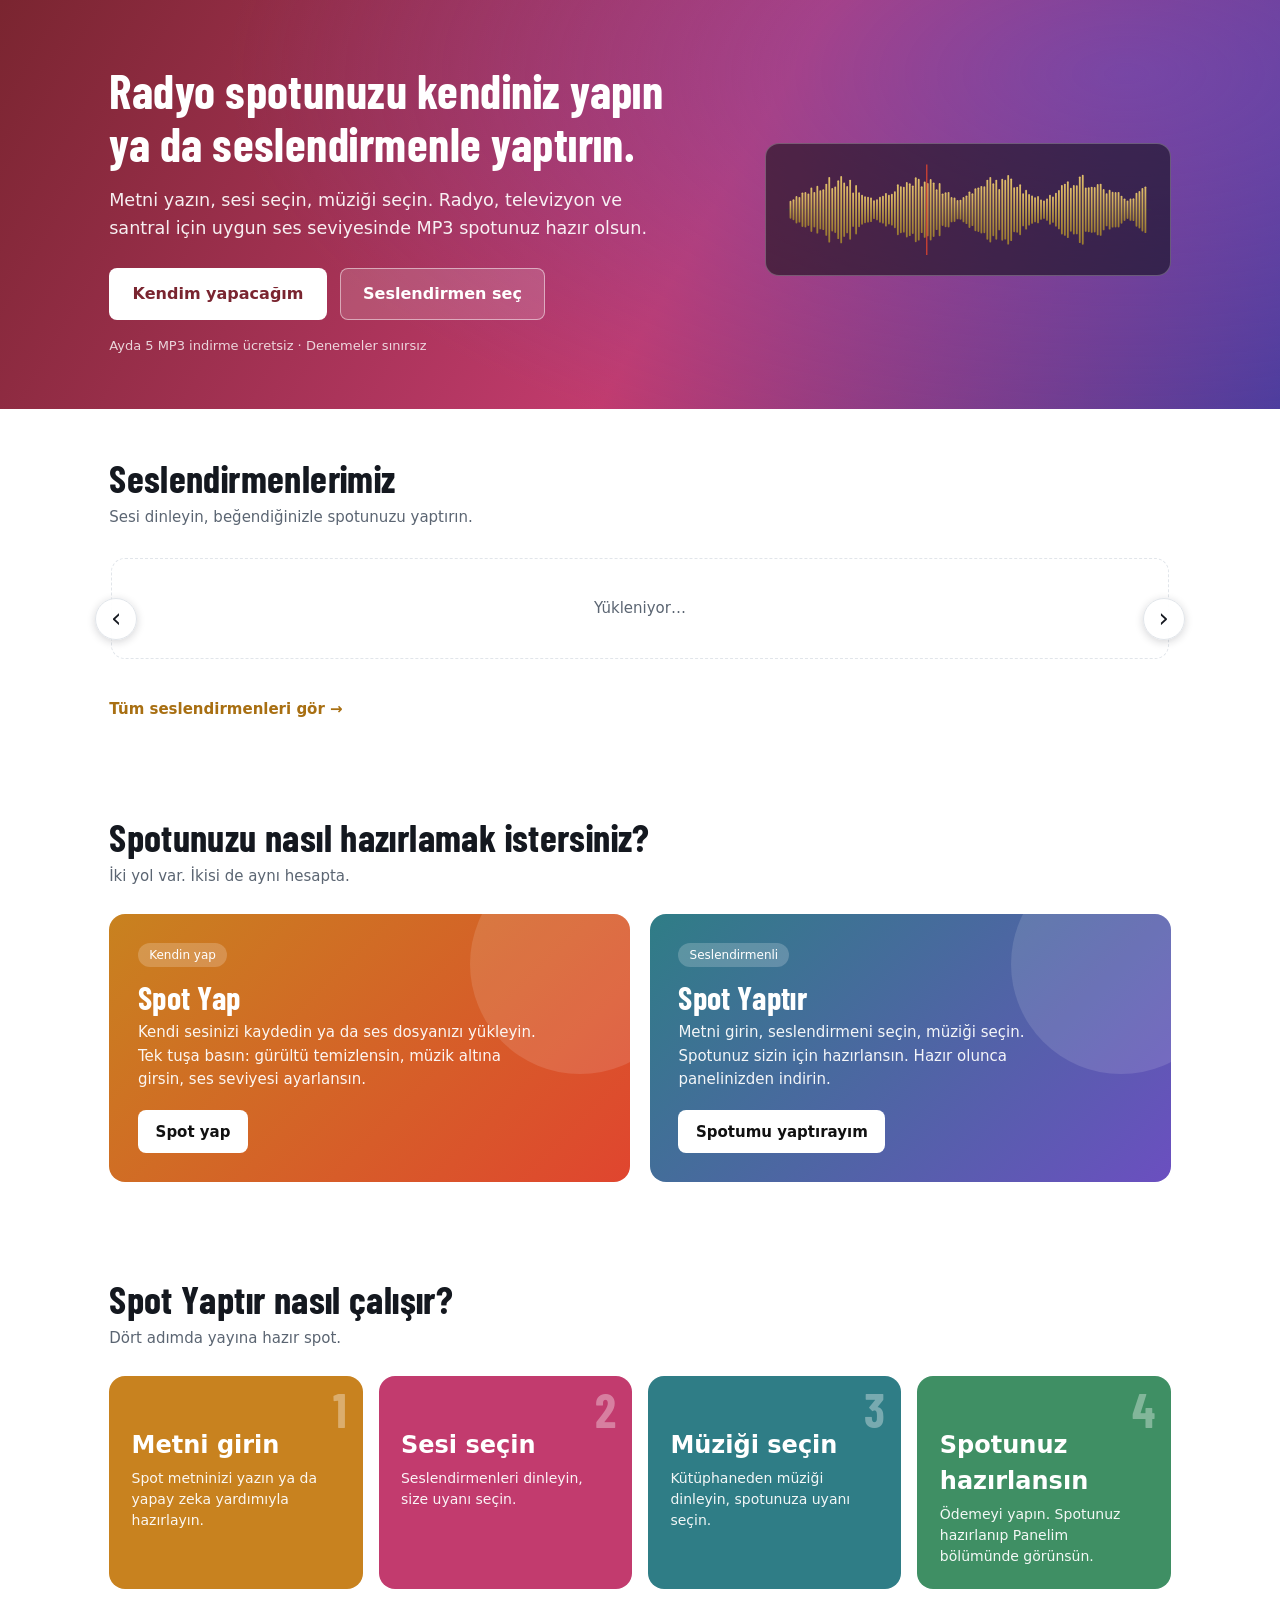
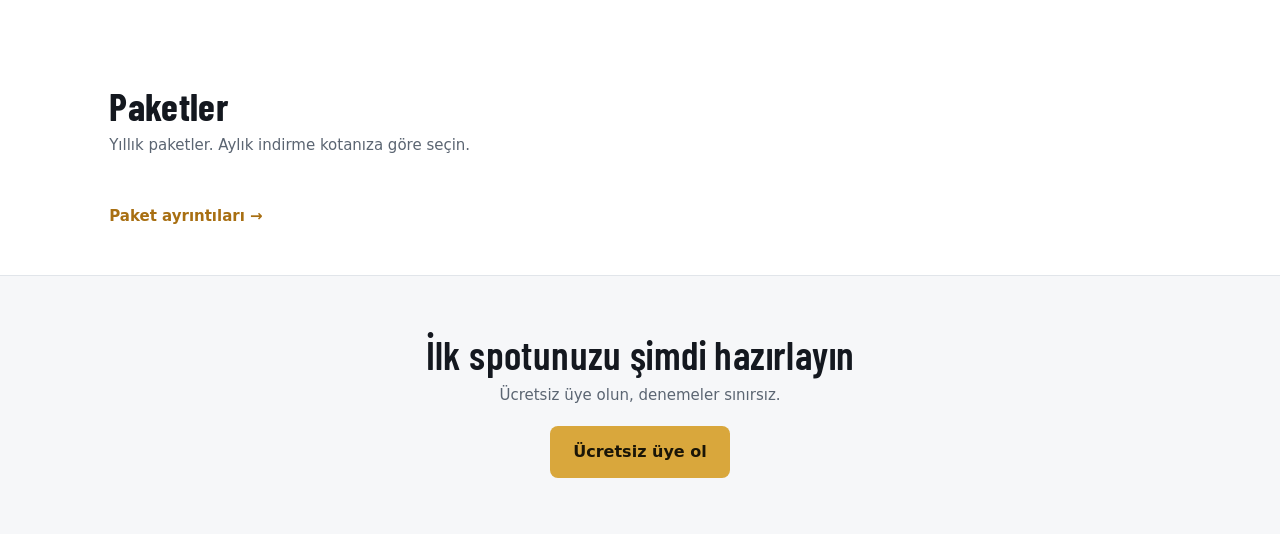
<file: index.html>
<!doctype html><html lang="tr"><head><meta charset="utf-8"><meta name="viewport" content="width=device-width,initial-scale=1,viewport-fit=cover"><link rel="preconnect" href="https://fonts.googleapis.com"><link rel="stylesheet" href="https://fonts.googleapis.com/css2?family=Barlow+Condensed:wght@500;600;700&family=Inter:wght@400;450;500;600;650&display=swap&subset=latin-ext"><link rel="stylesheet" href="css/stil.css?v=94"><link rel="stylesheet" href="css/vitrin.css?v=94"><link rel="stylesheet" href="css/mobil.css?v=94"><link rel="icon" href="data:image/svg+xml,%3Csvg xmlns=%27http://www.w3.org/2000/svg%27 viewBox=%270 0 40 40%27%3E%3Ccircle cx=%2720%27 cy=%2720%27 r=%2720%27 fill=%27%23e03a2c%27/%3E%3Cg fill=%27%23fff%27%3E%3Crect x=%278%27 y=%2716.5%27 width=%272.6%27 height=%277%27 rx=%271.3%27/%3E%3Crect x=%2712.6%27 y=%2712%27 width=%272.6%27 height=%2716%27 rx=%271.3%27/%3E%3Crect x=%2717.2%27 y=%278.5%27 width=%272.6%27 height=%2723%27 rx=%271.3%27/%3E%3Crect x=%2721.8%27 y=%2714%27 width=%272.6%27 height=%2712%27 rx=%271.3%27/%3E%3Crect x=%2726.4%27 y=%2710.5%27 width=%272.6%27 height=%2719%27 rx=%271.3%27/%3E%3Crect x=%2731%27 y=%2716%27 width=%272.6%27 height=%278%27 rx=%271.3%27/%3E%3C/g%3E%3C/svg%3E"><link rel="manifest" href="manifest.webmanifest"><meta name="theme-color" content="#0e1116"><meta name="mobile-web-app-capable" content="yes"><meta name="apple-mobile-web-app-capable" content="yes"><meta name="apple-mobile-web-app-title" content="Ses Efekti"><meta name="apple-mobile-web-app-status-bar-style" content="black-translucent"><link rel="apple-touch-icon" href="img/apple-touch-icon.png"><meta name="description" content="Radyo spotu, TV spotu ve santral anonsu: kendiniz yapın ya da seslendirmen seçip yaptırın. Müzik ve ses seviyesi hazır, MP3 olarak indirin."><title>Ses Efekti Spot Stüdyo — Radyo spotu, TV spotu, santral anonsu</title></head><body class="vitrin">
<div id="ustyer"></div>
<div class="vHero"><div class="vIc"><div>
<h1>Radyo spotunuzu kendiniz yapın ya da seslendirmenle yaptırın.</h1>
<p class="vAlt">Metni yazın, sesi seçin, müziği seçin. Radyo, televizyon ve santral için uygun ses seviyesinde MP3 spotunuz hazır olsun.</p>
<div class="vCta"><a class="vBtn beyaz" href="studyo">Kendim yapacağım</a><a class="vBtn cam" href="seslendirmenler">Seslendirmen seç</a></div>
<p class="vNot">Ayda 5 MP3 indirme ücretsiz · Denemeler sınırsız</p>
</div><div class="vDalga"><svg viewBox="0 0 612 160" role="img" aria-label="Ses dalgası örneği"><defs><linearGradient id="g" x1="0" y1="0" x2="0" y2="1"><stop offset="0" stop-color="#e0bd6a"/><stop offset="1" stop-color="#9a7a30"/></linearGradient></defs><line x1="0" y1="80" x2="612" y2="80" stroke="#323840"/><rect x="6" y="65.0" width="3" height="30.0" rx="1.5" fill="url(#g)"/><rect x="11" y="62.6" width="3" height="34.9" rx="1.5" fill="url(#g)"/><rect x="16" y="57.2" width="3" height="45.7" rx="1.5" fill="url(#g)"/><rect x="21" y="58.5" width="3" height="43.1" rx="1.5" fill="url(#g)"/><rect x="26" y="51.0" width="3" height="57.9" rx="1.5" fill="url(#g)"/><rect x="31" y="50.3" width="3" height="59.4" rx="1.5" fill="url(#g)"/><rect x="36" y="52.9" width="3" height="54.2" rx="1.5" fill="url(#g)"/><rect x="41" y="42.8" width="3" height="74.5" rx="1.5" fill="url(#g)"/><rect x="46" y="50.2" width="3" height="59.5" rx="1.5" fill="url(#g)"/><rect x="51" y="40.0" width="3" height="80.0" rx="1.5" fill="url(#g)"/><rect x="56" y="47.2" width="3" height="65.6" rx="1.5" fill="url(#g)"/><rect x="61" y="45.8" width="3" height="68.4" rx="1.5" fill="url(#g)"/><rect x="66" y="36.4" width="3" height="87.3" rx="1.5" fill="url(#g)"/><rect x="71" y="25.0" width="3" height="110.0" rx="1.5" fill="url(#g)"/><rect x="76" y="43.7" width="3" height="72.7" rx="1.5" fill="url(#g)"/><rect x="81" y="41.1" width="3" height="77.8" rx="1.5" fill="url(#g)"/><rect x="86" y="30.8" width="3" height="98.4" rx="1.5" fill="url(#g)"/><rect x="91" y="23.6" width="3" height="112.8" rx="1.5" fill="url(#g)"/><rect x="96" y="34.5" width="3" height="91.1" rx="1.5" fill="url(#g)"/><rect x="101" y="40.4" width="3" height="79.2" rx="1.5" fill="url(#g)"/><rect x="106" y="29.7" width="3" height="100.6" rx="1.5" fill="url(#g)"/><rect x="111" y="51.1" width="3" height="57.8" rx="1.5" fill="url(#g)"/><rect x="116" y="38.6" width="3" height="82.9" rx="1.5" fill="url(#g)"/><rect x="121" y="50.7" width="3" height="58.6" rx="1.5" fill="url(#g)"/><rect x="126" y="55.0" width="3" height="50.0" rx="1.5" fill="url(#g)"/><rect x="131" y="57.5" width="3" height="45.1" rx="1.5" fill="url(#g)"/><rect x="136" y="58.4" width="3" height="43.2" rx="1.5" fill="url(#g)"/><rect x="141" y="59.4" width="3" height="41.3" rx="1.5" fill="url(#g)"/><rect x="146" y="64.3" width="3" height="31.4" rx="1.5" fill="url(#g)"/><rect x="151" y="62.3" width="3" height="35.4" rx="1.5" fill="url(#g)"/><rect x="156" y="58.3" width="3" height="43.4" rx="1.5" fill="url(#g)"/><rect x="161" y="56.6" width="3" height="46.7" rx="1.5" fill="url(#g)"/><rect x="166" y="51.8" width="3" height="56.4" rx="1.5" fill="url(#g)"/><rect x="171" y="55.1" width="3" height="49.7" rx="1.5" fill="url(#g)"/><rect x="176" y="53.3" width="3" height="53.3" rx="1.5" fill="url(#g)"/><rect x="181" y="49.0" width="3" height="62.0" rx="1.5" fill="url(#g)"/><rect x="186" y="37.5" width="3" height="85.1" rx="1.5" fill="url(#g)"/><rect x="191" y="40.6" width="3" height="78.7" rx="1.5" fill="url(#g)"/><rect x="196" y="41.6" width="3" height="76.7" rx="1.5" fill="url(#g)"/><rect x="201" y="33.6" width="3" height="92.8" rx="1.5" fill="url(#g)"/><rect x="206" y="35.8" width="3" height="88.3" rx="1.5" fill="url(#g)"/><rect x="211" y="39.2" width="3" height="81.5" rx="1.5" fill="url(#g)"/><rect x="216" y="25.6" width="3" height="108.8" rx="1.5" fill="url(#g)"/><rect x="221" y="28.2" width="3" height="103.6" rx="1.5" fill="url(#g)"/><rect x="226" y="40.8" width="3" height="78.4" rx="1.5" fill="url(#g)"/><rect x="231" y="32.9" width="3" height="94.3" rx="1.5" fill="url(#g)"/><rect x="236" y="35.3" width="3" height="89.3" rx="1.5" fill="url(#g)"/><rect x="241" y="28.7" width="3" height="102.7" rx="1.5" fill="url(#g)"/><rect x="246" y="34.3" width="3" height="91.3" rx="1.5" fill="url(#g)"/><rect x="251" y="45.8" width="3" height="68.3" rx="1.5" fill="url(#g)"/><rect x="256" y="35.4" width="3" height="89.1" rx="1.5" fill="url(#g)"/><rect x="261" y="52.7" width="3" height="54.5" rx="1.5" fill="url(#g)"/><rect x="266" y="50.8" width="3" height="58.4" rx="1.5" fill="url(#g)"/><rect x="271" y="50.2" width="3" height="59.5" rx="1.5" fill="url(#g)"/><rect x="276" y="58.8" width="3" height="42.4" rx="1.5" fill="url(#g)"/><rect x="281" y="59.7" width="3" height="40.7" rx="1.5" fill="url(#g)"/><rect x="286" y="63.8" width="3" height="32.3" rx="1.5" fill="url(#g)"/><rect x="291" y="63.2" width="3" height="33.6" rx="1.5" fill="url(#g)"/><rect x="296" y="58.8" width="3" height="42.4" rx="1.5" fill="url(#g)"/><rect x="301" y="56.0" width="3" height="48.0" rx="1.5" fill="url(#g)"/><rect x="306" y="49.4" width="3" height="61.2" rx="1.5" fill="url(#g)"/><rect x="311" y="52.4" width="3" height="55.1" rx="1.5" fill="url(#g)"/><rect x="316" y="44.1" width="3" height="71.9" rx="1.5" fill="url(#g)"/><rect x="321" y="42.6" width="3" height="74.7" rx="1.5" fill="url(#g)"/><rect x="326" y="40.2" width="3" height="79.6" rx="1.5" fill="url(#g)"/><rect x="331" y="40.5" width="3" height="78.9" rx="1.5" fill="url(#g)"/><rect x="336" y="29.7" width="3" height="100.6" rx="1.5" fill="url(#g)"/><rect x="341" y="25.1" width="3" height="109.8" rx="1.5" fill="url(#g)"/><rect x="346" y="35.6" width="3" height="88.9" rx="1.5" fill="url(#g)"/><rect x="351" y="29.7" width="3" height="100.6" rx="1.5" fill="url(#g)"/><rect x="356" y="45.4" width="3" height="69.2" rx="1.5" fill="url(#g)"/><rect x="361" y="28.1" width="3" height="103.8" rx="1.5" fill="url(#g)"/><rect x="366" y="29.9" width="3" height="100.2" rx="1.5" fill="url(#g)"/><rect x="371" y="21.7" width="3" height="116.7" rx="1.5" fill="url(#g)"/><rect x="376" y="27.5" width="3" height="105.0" rx="1.5" fill="url(#g)"/><rect x="381" y="42.2" width="3" height="75.6" rx="1.5" fill="url(#g)"/><rect x="386" y="41.4" width="3" height="77.2" rx="1.5" fill="url(#g)"/><rect x="391" y="37.5" width="3" height="85.1" rx="1.5" fill="url(#g)"/><rect x="396" y="52.2" width="3" height="55.6" rx="1.5" fill="url(#g)"/><rect x="401" y="46.6" width="3" height="66.7" rx="1.5" fill="url(#g)"/><rect x="406" y="53.5" width="3" height="53.0" rx="1.5" fill="url(#g)"/><rect x="411" y="56.3" width="3" height="47.4" rx="1.5" fill="url(#g)"/><rect x="416" y="59.0" width="3" height="42.1" rx="1.5" fill="url(#g)"/><rect x="421" y="57.2" width="3" height="45.6" rx="1.5" fill="url(#g)"/><rect x="426" y="63.0" width="3" height="33.9" rx="1.5" fill="url(#g)"/><rect x="431" y="64.5" width="3" height="31.0" rx="1.5" fill="url(#g)"/><rect x="436" y="61.3" width="3" height="37.4" rx="1.5" fill="url(#g)"/><rect x="441" y="55.1" width="3" height="49.9" rx="1.5" fill="url(#g)"/><rect x="446" y="58.0" width="3" height="44.0" rx="1.5" fill="url(#g)"/><rect x="451" y="51.5" width="3" height="57.0" rx="1.5" fill="url(#g)"/><rect x="456" y="47.1" width="3" height="65.7" rx="1.5" fill="url(#g)"/><rect x="461" y="38.5" width="3" height="83.0" rx="1.5" fill="url(#g)"/><rect x="466" y="36.3" width="3" height="87.4" rx="1.5" fill="url(#g)"/><rect x="471" y="32.4" width="3" height="95.2" rx="1.5" fill="url(#g)"/><rect x="476" y="43.3" width="3" height="73.5" rx="1.5" fill="url(#g)"/><rect x="481" y="38.6" width="3" height="82.9" rx="1.5" fill="url(#g)"/><rect x="486" y="38.8" width="3" height="82.4" rx="1.5" fill="url(#g)"/><rect x="491" y="24.1" width="3" height="111.8" rx="1.5" fill="url(#g)"/><rect x="496" y="21.4" width="3" height="117.2" rx="1.5" fill="url(#g)"/><rect x="501" y="42.9" width="3" height="74.1" rx="1.5" fill="url(#g)"/><rect x="506" y="42.4" width="3" height="75.2" rx="1.5" fill="url(#g)"/><rect x="511" y="41.4" width="3" height="77.3" rx="1.5" fill="url(#g)"/><rect x="516" y="42.1" width="3" height="75.9" rx="1.5" fill="url(#g)"/><rect x="521" y="37.0" width="3" height="86.0" rx="1.5" fill="url(#g)"/><rect x="526" y="36.3" width="3" height="87.5" rx="1.5" fill="url(#g)"/><rect x="531" y="45.3" width="3" height="69.3" rx="1.5" fill="url(#g)"/><rect x="536" y="52.2" width="3" height="55.7" rx="1.5" fill="url(#g)"/><rect x="541" y="46.6" width="3" height="66.7" rx="1.5" fill="url(#g)"/><rect x="546" y="50.0" width="3" height="60.0" rx="1.5" fill="url(#g)"/><rect x="551" y="50.4" width="3" height="59.3" rx="1.5" fill="url(#g)"/><rect x="556" y="50.2" width="3" height="59.5" rx="1.5" fill="url(#g)"/><rect x="561" y="56.5" width="3" height="46.9" rx="1.5" fill="url(#g)"/><rect x="566" y="61.1" width="3" height="37.8" rx="1.5" fill="url(#g)"/><rect x="571" y="64.6" width="3" height="30.8" rx="1.5" fill="url(#g)"/><rect x="576" y="61.4" width="3" height="37.3" rx="1.5" fill="url(#g)"/><rect x="581" y="60.9" width="3" height="38.2" rx="1.5" fill="url(#g)"/><rect x="586" y="51.6" width="3" height="56.8" rx="1.5" fill="url(#g)"/><rect x="591" y="48.6" width="3" height="62.8" rx="1.5" fill="url(#g)"/><rect x="596" y="43.4" width="3" height="73.1" rx="1.5" fill="url(#g)"/><rect x="601" y="40.9" width="3" height="78.2" rx="1.5" fill="url(#g)"/><line x1="236" y1="4" x2="236" y2="156" stroke="#e0452f" stroke-width="2"/></svg></div></div></div>

<section class="vBand" id="seslendirmenler"><h2>Seslendirmenlerimiz</h2><p class="vAlt2">Sesi dinleyin, beğendiğinizle spotunuzu yaptırın.</p>
<div class="vSlW"><button type="button" class="vOk sol" aria-label="Geri">&#8249;</button><div class="vSlide" id="vSesler"><div class="vBos">Yükleniyor…</div></div><button type="button" class="vOk sag" aria-label="İleri">&#8250;</button></div>
<a class="vTum" href="seslendirmenler">Tüm seslendirmenleri gör →</a></section>

<section class="vBand"><h2>Spotunuzu nasıl hazırlamak istersiniz?</h2><p class="vAlt2">İki yol var. İkisi de aynı hesapta.</p>
<div class="vYol">
<div class="vYk vY1"><span class="rozet">Kendin yap</span><h3>Spot Yap</h3><p>Kendi sesinizi kaydedin ya da ses dosyanızı yükleyin. Tek tuşa basın: gürültü temizlensin, müzik altına girsin, ses seviyesi ayarlansın.</p><div class="b"><a href="studyo">Spot yap</a></div></div>
<div class="vYk vY2"><span class="rozet">Seslendirmenli</span><h3>Spot Yaptır</h3><p>Metni girin, seslendirmeni seçin, müziği seçin. Spotunuz sizin için hazırlansın. Hazır olunca panelinizden indirin.</p><div class="b"><a href="spot-yaptir">Spotumu yaptırayım</a></div></div>
</div></section>

<section class="vBand"><h2>Spot Yaptır nasıl çalışır?</h2><p class="vAlt2">Dört adımda yayına hazır spot.</p>
<div class="vAd">
<div class="vAk vA1"><div class="n">1</div><h4>Metni girin</h4><p>Spot metninizi yazın ya da yapay zeka yardımıyla hazırlayın.</p></div>
<div class="vAk vA2"><div class="n">2</div><h4>Sesi seçin</h4><p>Seslendirmenleri dinleyin, size uyanı seçin.</p></div>
<div class="vAk vA3"><div class="n">3</div><h4>Müziği seçin</h4><p>Kütüphaneden müziği dinleyin, spotunuza uyanı seçin.</p></div>
<div class="vAk vA4"><div class="n">4</div><h4>Spotunuz hazırlansın</h4><p>Ödemeyi yapın. Spotunuz hazırlanıp Panelim bölümünde görünsün.</p></div>
</div></section>

<section class="vBand"><h2>Paketler</h2><p class="vAlt2">Yıllık paketler. Aylık indirme kotanıza göre seçin.</p>
<div class="vPk" id="vPaket"></div><a class="vTum" href="paketler">Paket ayrıntıları →</a></section>

<section class="vSon"><h2>İlk spotunuzu şimdi hazırlayın</h2><p>Ücretsiz üye olun, denemeler sınırsız.</p><a class="vBtn altin" href="./#kayit">Ücretsiz üye ol</a></section>

<div class="gm" id="girisModal" hidden><div class="kart giris-kutu" id="giris"><button type="button" class="gKapat" id="gKapat" aria-label="Kapat">×</button>
<h2 class="gbaslik" id="gBaslik">Tekrar hoş geldiniz</h2>
<p class="galt" id="gAlt">E-posta ve şifrenizle girin.</p>
<form id="f" autocomplete="on">
<div class="alan" id="adAlan" style="display:none"><label for="ad">Ad Soyad</label><input id="ad" type="text" autocomplete="name" placeholder="Adınız ve soyadınız"></div>
<div class="alan" id="telAlan" style="display:none"><label for="tel">Telefon <span class="ops">(isteğe bağlı)</span></label><input id="tel" type="tel" autocomplete="tel" placeholder="05XX XXX XX XX"><div class="ipucu">Size bildirim ve güncellemeleri iletebilmemiz için telefon numaranızı yazmanız iyi olur.</div></div>
<div class="alan"><label for="eposta">E-posta</label><input id="eposta" type="email" required autocomplete="email" placeholder="ornek@eposta.com"></div>
<div class="alan"><label for="sifre">Şifre</label><div class="sifreKap"><input id="sifre" type="password" required minlength="6" autocomplete="current-password" placeholder="En az 6 karakter"><button type="button" id="goz" class="goz" aria-label="Şifreyi göster">Göster</button></div></div>
<div class="hata" id="hata"></div>
<button class="btn ana gonder" id="gonder">Giriş yap</button>
<p class="gdeg" id="gDeg">Hesabınız yok mu? <a href="#" id="sk-kayit">Ücretsiz üye olun</a></p>
<p class="gnot">Ücretsiz üyelikte deneme amaçlı sınırlı MP3 indirme hakkı vardır. Denemeler sınırsızdır.</p>
</form></div></div>
<script src="js/vendor/supabase.js"></script><script src="js/config.js?v=94"></script><script src="js/veri.js?v=94"></script><script src="js/dil.js?v=94"></script><script src="js/ortak.js?v=94"></script><script src="js/vitrin.js?v=94"></script>
<script>
(async function(){
 var o=await Veri.oturum(); await ustCubuk('',o);
 var kayit=false, modal=$('#girisModal');
 function telTemizle(s){s=(s||'').replace(/[\s()\-]/g,'');if(!s)return '';var m=s.match(/^(?:\+90|90|0)?(5\d{9})$/);return m?('0'+m[1]):null;}
 function mod(k){kayit=k;$('#adAlan').style.display=k?'block':'none';$('#telAlan').style.display=k?'block':'none';$('#gonder').textContent=k?'Ücretsiz üye ol':'Giriş yap';$('#gBaslik').textContent=k?'Hesabınızı oluşturun':'Tekrar hoş geldiniz';$('#gAlt').textContent=k?'Spotunuzu hemen yapmaya başlayın.':'E-posta ve şifrenizle girin.';$('#gDeg').innerHTML=k?'Zaten üye misiniz? <a href="#" id="sk-giris">Giriş yapın</a>':'Hesabınız yok mu? <a href="#" id="sk-kayit">Ücretsiz üye olun</a>';$('#sifre').autocomplete=k?'new-password':'current-password';$('#hata').textContent='';bagla();}
 function bagla(){var a=$('#sk-giris'),b=$('#sk-kayit');if(a)a.onclick=function(e){e.preventDefault();mod(false)};if(b)b.onclick=function(e){e.preventDefault();mod(true)};}
 bagla();
 function ac(k){ if(o) return; mod(!!k); modal.hidden=false; setTimeout(function(){var f=$(k?'#ad':'#eposta'); if(f) f.focus();},50); }
 function kapat(){ modal.hidden=true; if(location.hash==='#giris'||location.hash==='#kayit'){ history.replaceState(null,'',location.pathname+location.search); } }
 function hashBak(){ if(location.hash==='#giris') ac(false); else if(location.hash==='#kayit') ac(true); }
 $('#gKapat').onclick=kapat; modal.addEventListener('click',function(e){ if(e.target===modal) kapat(); }); document.addEventListener('keydown',function(e){ if(e.key==='Escape'&&!modal.hidden) kapat(); });
 window.addEventListener('hashchange',hashBak); hashBak();
 $('#goz').onclick=function(){var s=$('#sifre'),g=s.type==='password';s.type=g?'text':'password';this.textContent=g?'Gizle':'Göster';this.setAttribute('aria-label',g?'Şifreyi gizle':'Şifreyi göster');};
 $('#f').onsubmit=async function(e){e.preventDefault();$('#hata').textContent='';$('#gonder').disabled=true;
  try{ var tel=telTemizle($('#tel').value); if(kayit&&tel===null) throw new Error('Telefon numarasını 05XX XXX XX XX biçiminde yazın ya da boş bırakın.');
   if(kayit) await Veri.kayit($('#eposta').value.trim(),$('#sifre').value,$('#ad').value.trim(),tel||''); else await Veri.giris($('#eposta').value.trim(),$('#sifre').value);
   var nx=new URLSearchParams(location.search).get('next'); location.href=(nx&&/^(spot-yaptir|seslendirmenler|paket-programlar|seslendirmen)(\?[\w=&.%-]*)?$/.test(nx))?nx:'studyo'; }
  catch(x){$('#hata').textContent=x.message;} $('#gonder').disabled=false;};
 /* Seslendirmen kartları */
 Vitrin.ozet($('#vSesler'),12);
 /* Paketler: yönetim panelindeki ayarlardan */
 try{ var A=await Veri.ayarlar(), PL=Veri.planListesi(A);
  $('#vPaket').innerHTML=PL.map(function(x,n){ var fy=x.k==='ucretsiz'?'0 TL':Number(x.fiyat).toLocaleString('tr-TR')+' TL <small>/ yıl</small>'; return '<div class="kart'+(x.k==='standart'?' on':'')+'"><h3>'+esc(x.ad)+'</h3><div class="fy">'+fy+'</div><ul>'+x.md.slice(0,3).map(function(m){return '<li>'+esc(m)+'</li>';}).join('')+'</ul></div>'; }).join('');
 }catch(e){ $('#vPaket').innerHTML=''; }
})();
</script></body></html>
</file>
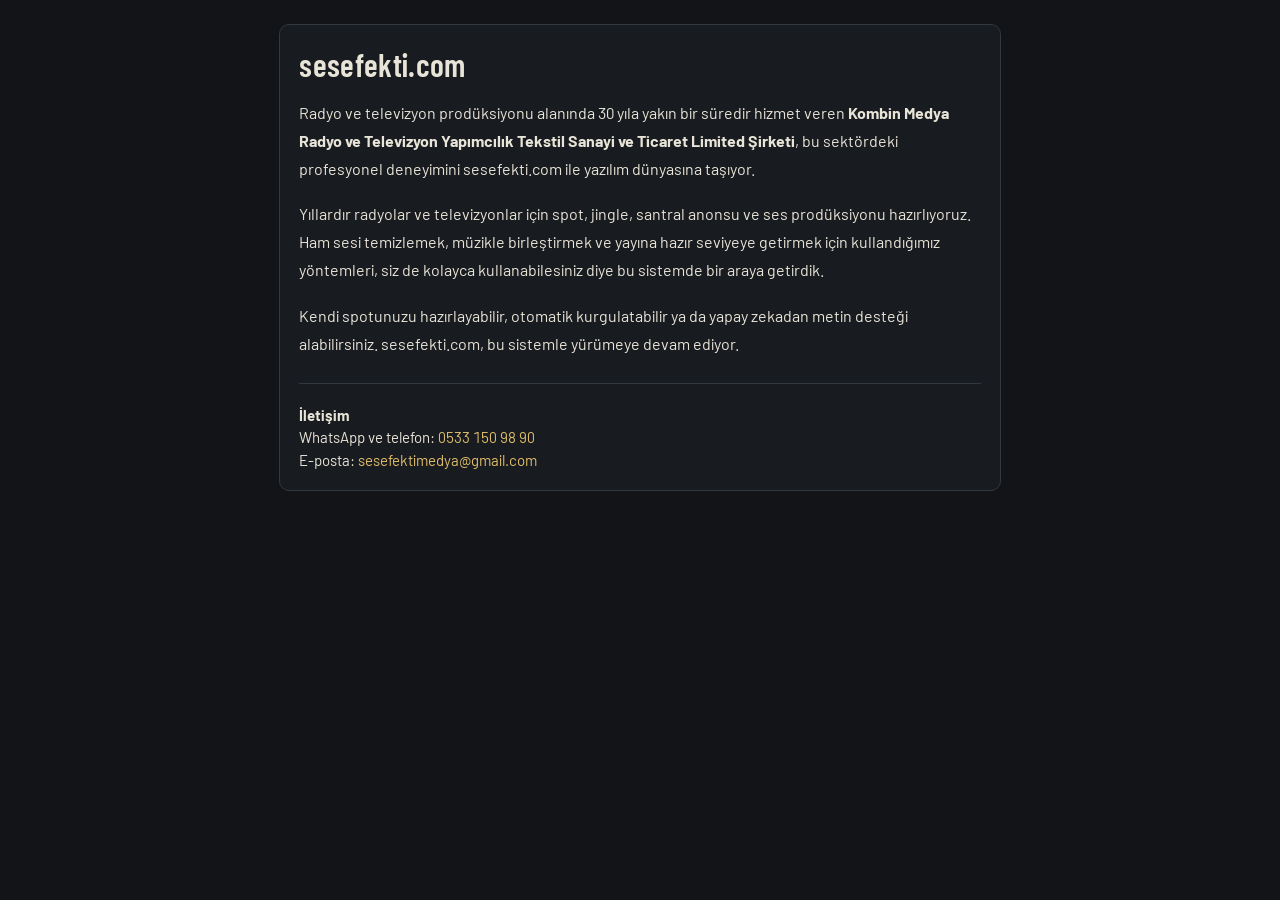
<file: hakkimizda.html>
<!doctype html><html lang="tr"><head><meta charset="utf-8"><meta name="viewport" content="width=device-width,initial-scale=1,viewport-fit=cover"><link rel="stylesheet" href="https://fonts.googleapis.com/css2?family=Barlow:wght@400;500;600&family=Barlow+Condensed:wght@500;600;700&display=swap&subset=latin-ext"><link rel="stylesheet" href="css/stil.css?v=94"><link rel="stylesheet" href="css/mobil.css?v=94"><link rel="manifest" href="manifest.webmanifest"><meta name="theme-color" content="#0e1116"><meta name="mobile-web-app-capable" content="yes"><meta name="apple-mobile-web-app-capable" content="yes"><meta name="apple-mobile-web-app-title" content="Ses Efekti"><meta name="apple-mobile-web-app-status-bar-style" content="black-translucent"><link rel="apple-touch-icon" href="img/apple-touch-icon.png"><title>Hakkımızda — sesefekti.com</title></head><body>
<main class="sayfa hkSayfa"><div class="kart">
<h1>sesefekti.com</h1>
<p>Radyo ve televizyon prodüksiyonu alanında 30 yıla yakın bir süredir hizmet veren <b>Kombin Medya Radyo ve Televizyon Yapımcılık Tekstil Sanayi ve Ticaret Limited Şirketi</b>, bu sektördeki profesyonel deneyimini sesefekti.com ile yazılım dünyasına taşıyor.</p>
<p>Yıllardır radyolar ve televizyonlar için spot, jingle, santral anonsu ve ses prodüksiyonu hazırlıyoruz. Ham sesi temizlemek, müzikle birleştirmek ve yayına hazır seviyeye getirmek için kullandığımız yöntemleri, siz de kolayca kullanabilesiniz diye bu sistemde bir araya getirdik.</p>
<p>Kendi spotunuzu hazırlayabilir, otomatik kurgulatabilir ya da yapay zekadan metin desteği alabilirsiniz. sesefekti.com, bu sistemle yürümeye devam ediyor.</p>
<div class="hkIletisim"><b>İletişim</b><br>WhatsApp ve telefon: <a href="https://wa.me/905331509890" target="_blank" rel="noopener">0533 150 98 90</a><br>E-posta: <a href="mailto:sesefektimedya@gmail.com">sesefektimedya@gmail.com</a></div>
</div></main>
<script src="js/vendor/supabase.js"></script><script src="js/config.js?v=94"></script><script src="js/veri.js?v=94"></script><script src="js/dil.js?v=94"></script><script src="js/ortak.js?v=94"></script>
<script>(async function(){var o=null;try{o=await Veri.oturum();}catch(e){} await ustCubuk('hakkimizda',o);})();</script></body></html>
</file>
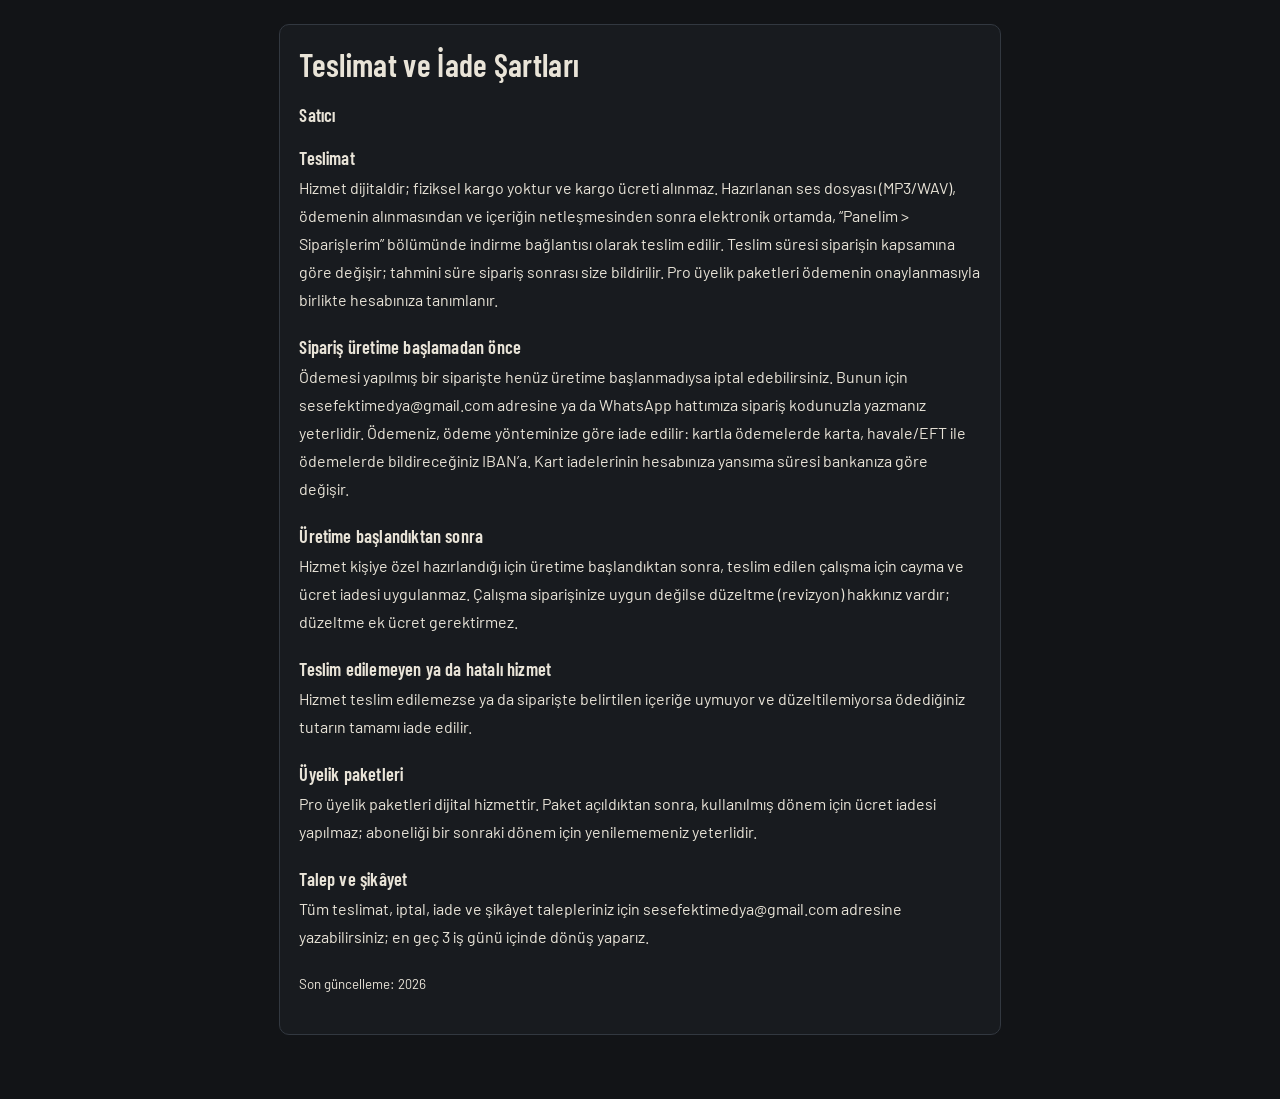
<file: iade.html>
<!doctype html><html lang="tr"><head><meta charset="utf-8"><meta name="viewport" content="width=device-width,initial-scale=1,viewport-fit=cover"><link rel="stylesheet" href="https://fonts.googleapis.com/css2?family=Barlow:wght@400;500;600&family=Barlow+Condensed:wght@500;600;700&display=swap&subset=latin-ext"><link rel="stylesheet" href="css/stil.css?v=94"><link rel="stylesheet" href="css/mobil.css?v=94"><link rel="manifest" href="manifest.webmanifest"><meta name="theme-color" content="#0e1116"><meta name="mobile-web-app-capable" content="yes"><meta name="apple-mobile-web-app-capable" content="yes"><meta name="apple-mobile-web-app-title" content="Ses Efekti"><meta name="apple-mobile-web-app-status-bar-style" content="black-translucent"><link rel="apple-touch-icon" href="img/apple-touch-icon.png"><title>Teslimat ve İade Şartları · sesefekti.com</title></head><body>
<main class="sayfa hkSayfa"><div class="kart">
<h1>Teslimat ve İade Şartları</h1>
<h2>Satıcı</h2>
<p id="firma" class="sol"></p>
<script>(async function(){try{var a=await Veri.ayarlar(),p=['Kombin Medya Radyo ve Televizyon Yapımcılık Tekstil Sanayi ve Ticaret Limited Şirketi'];if(a.sirket_adres)p.push('Adres: '+a.sirket_adres);if(a.sirket_vd||a.sirket_vkn)p.push('Vergi dairesi / no: '+(a.sirket_vd||'-')+' / '+(a.sirket_vkn||'-'));p.push('E-posta: sesefektimedya@gmail.com');p.push('Telefon / WhatsApp: 0533 150 98 90');document.getElementById('firma').innerHTML=p.map(function(x){return String(x).replace(/&/g,'&amp;').replace(/</g,'&lt;');}).join('<br>');}catch(e){}})();</script>
<h2>Teslimat</h2>
<p>Hizmet dijitaldir; fiziksel kargo yoktur ve kargo ücreti alınmaz. Hazırlanan ses dosyası (MP3/WAV), ödemenin alınmasından ve içeriğin netleşmesinden sonra elektronik ortamda, “Panelim &gt; Siparişlerim” bölümünde indirme bağlantısı olarak teslim edilir. Teslim süresi siparişin kapsamına göre değişir; tahmini süre sipariş sonrası size bildirilir. Pro üyelik paketleri ödemenin onaylanmasıyla birlikte hesabınıza tanımlanır.</p>
<h2>Sipariş üretime başlamadan önce</h2>
<p>Ödemesi yapılmış bir siparişte henüz üretime başlanmadıysa iptal edebilirsiniz. Bunun için sesefektimedya@gmail.com adresine ya da WhatsApp hattımıza sipariş kodunuzla yazmanız yeterlidir. Ödemeniz, ödeme yönteminize göre iade edilir: kartla ödemelerde karta, havale/EFT ile ödemelerde bildireceğiniz IBAN’a. Kart iadelerinin hesabınıza yansıma süresi bankanıza göre değişir.</p>
<h2>Üretime başlandıktan sonra</h2>
<p>Hizmet kişiye özel hazırlandığı için üretime başlandıktan sonra, teslim edilen çalışma için cayma ve ücret iadesi uygulanmaz. Çalışma siparişinize uygun değilse düzeltme (revizyon) hakkınız vardır; düzeltme ek ücret gerektirmez.</p>
<h2>Teslim edilemeyen ya da hatalı hizmet</h2>
<p>Hizmet teslim edilemezse ya da siparişte belirtilen içeriğe uymuyor ve düzeltilemiyorsa ödediğiniz tutarın tamamı iade edilir.</p>
<h2>Üyelik paketleri</h2>
<p>Pro üyelik paketleri dijital hizmettir. Paket açıldıktan sonra, kullanılmış dönem için ücret iadesi yapılmaz; aboneliği bir sonraki dönem için yenilememeniz yeterlidir.</p>
<h2>Talep ve şikâyet</h2>
<p>Tüm teslimat, iptal, iade ve şikâyet talepleriniz için sesefektimedya@gmail.com adresine yazabilirsiniz; en geç 3 iş günü içinde dönüş yaparız.</p>
<p><small>Son güncelleme: 2026</small></p>
</div></main>
<script src="js/vendor/supabase.js"></script><script src="js/config.js?v=94"></script><script src="js/veri.js?v=94"></script><script src="js/dil.js?v=94"></script><script src="js/ortak.js?v=94"></script>
<script>(async function(){var o=null;try{o=await Veri.oturum();}catch(e){} await ustCubuk('iade',o);})();</script></body></html>
</file>
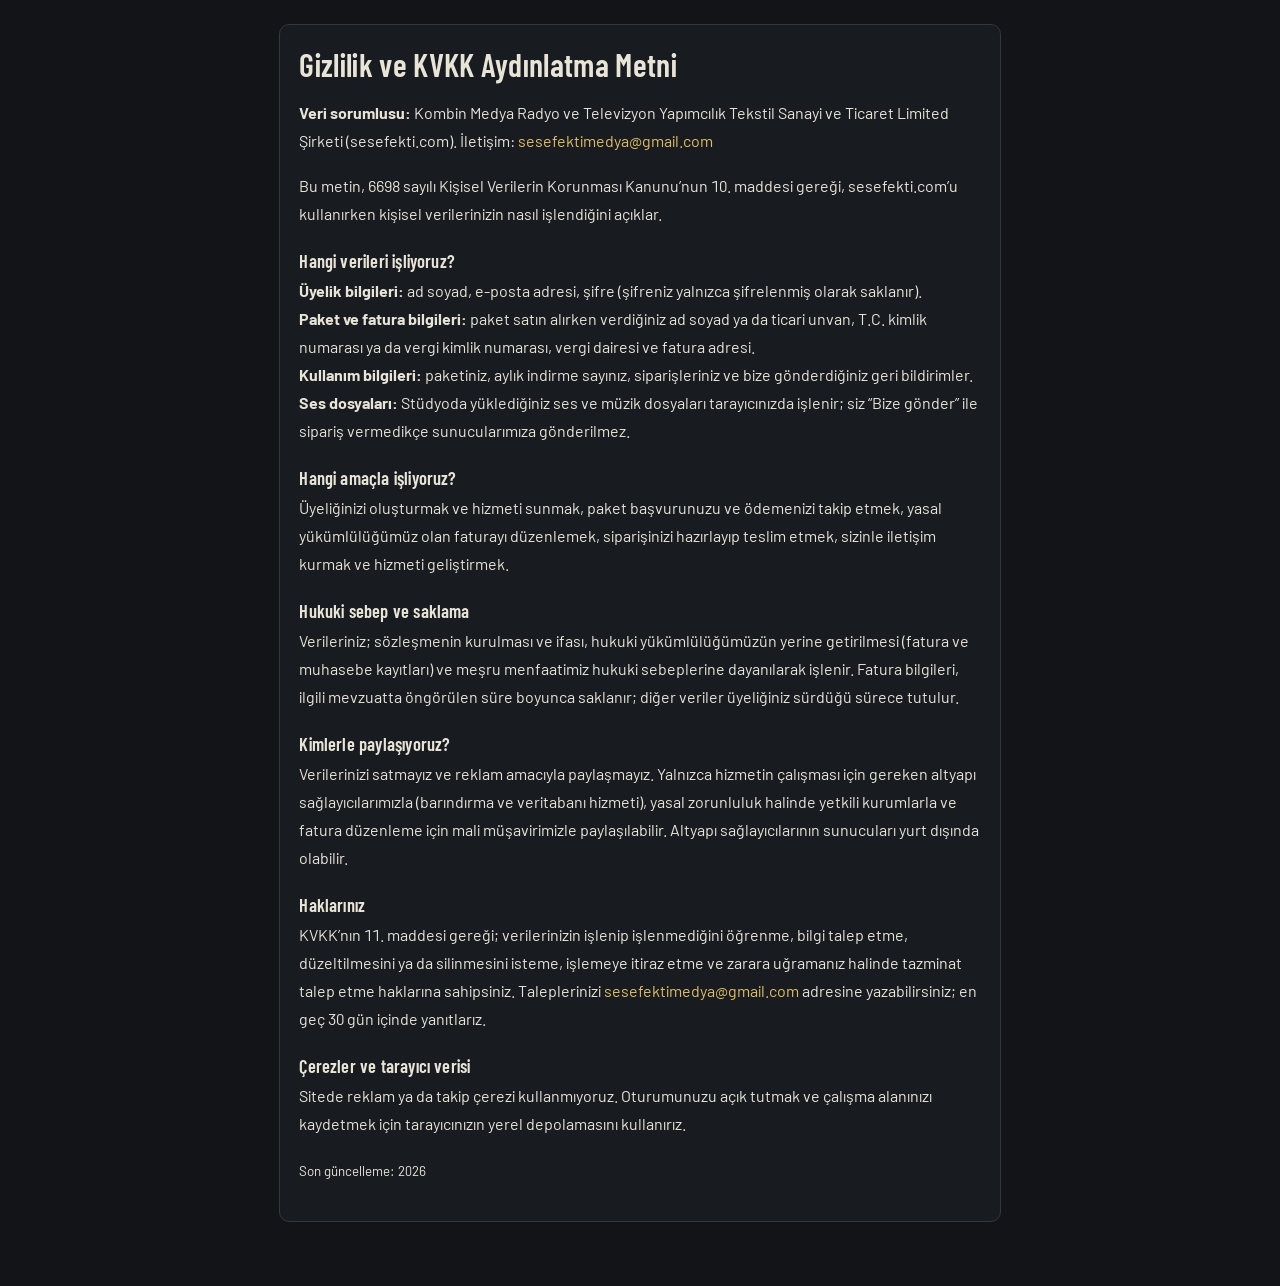
<file: kvkk.html>
<!doctype html><html lang="tr"><head><meta charset="utf-8"><meta name="viewport" content="width=device-width,initial-scale=1,viewport-fit=cover"><link rel="stylesheet" href="https://fonts.googleapis.com/css2?family=Barlow:wght@400;500;600&family=Barlow+Condensed:wght@500;600;700&display=swap&subset=latin-ext"><link rel="stylesheet" href="css/stil.css?v=94"><link rel="stylesheet" href="css/mobil.css?v=94"><link rel="manifest" href="manifest.webmanifest"><meta name="theme-color" content="#0e1116"><meta name="mobile-web-app-capable" content="yes"><meta name="apple-mobile-web-app-capable" content="yes"><meta name="apple-mobile-web-app-title" content="Ses Efekti"><meta name="apple-mobile-web-app-status-bar-style" content="black-translucent"><link rel="apple-touch-icon" href="img/apple-touch-icon.png"><title>Gizlilik ve KVKK · sesefekti.com</title></head><body>
<main class="sayfa hkSayfa"><div class="kart">
<h1>Gizlilik ve KVKK Aydınlatma Metni</h1>
<p><b>Veri sorumlusu:</b> Kombin Medya Radyo ve Televizyon Yapımcılık Tekstil Sanayi ve Ticaret Limited Şirketi (sesefekti.com). İletişim: <a href="mailto:sesefektimedya@gmail.com">sesefektimedya@gmail.com</a></p>
<p>Bu metin, 6698 sayılı Kişisel Verilerin Korunması Kanunu’nun 10. maddesi gereği, sesefekti.com’u kullanırken kişisel verilerinizin nasıl işlendiğini açıklar.</p>
<h2>Hangi verileri işliyoruz?</h2>
<p><b>Üyelik bilgileri:</b> ad soyad, e-posta adresi, şifre (şifreniz yalnızca şifrelenmiş olarak saklanır).<br><b>Paket ve fatura bilgileri:</b> paket satın alırken verdiğiniz ad soyad ya da ticari unvan, T.C. kimlik numarası ya da vergi kimlik numarası, vergi dairesi ve fatura adresi.<br><b>Kullanım bilgileri:</b> paketiniz, aylık indirme sayınız, siparişleriniz ve bize gönderdiğiniz geri bildirimler.<br><b>Ses dosyaları:</b> Stüdyoda yüklediğiniz ses ve müzik dosyaları tarayıcınızda işlenir; siz “Bize gönder” ile sipariş vermedikçe sunucularımıza gönderilmez.</p>
<h2>Hangi amaçla işliyoruz?</h2>
<p>Üyeliğinizi oluşturmak ve hizmeti sunmak, paket başvurunuzu ve ödemenizi takip etmek, yasal yükümlülüğümüz olan faturayı düzenlemek, siparişinizi hazırlayıp teslim etmek, sizinle iletişim kurmak ve hizmeti geliştirmek.</p>
<h2>Hukuki sebep ve saklama</h2>
<p>Verileriniz; sözleşmenin kurulması ve ifası, hukuki yükümlülüğümüzün yerine getirilmesi (fatura ve muhasebe kayıtları) ve meşru menfaatimiz hukuki sebeplerine dayanılarak işlenir. Fatura bilgileri, ilgili mevzuatta öngörülen süre boyunca saklanır; diğer veriler üyeliğiniz sürdüğü sürece tutulur.</p>
<h2>Kimlerle paylaşıyoruz?</h2>
<p>Verilerinizi satmayız ve reklam amacıyla paylaşmayız. Yalnızca hizmetin çalışması için gereken altyapı sağlayıcılarımızla (barındırma ve veritabanı hizmeti), yasal zorunluluk halinde yetkili kurumlarla ve fatura düzenleme için mali müşavirimizle paylaşılabilir. Altyapı sağlayıcılarının sunucuları yurt dışında olabilir.</p>
<h2>Haklarınız</h2>
<p>KVKK’nın 11. maddesi gereği; verilerinizin işlenip işlenmediğini öğrenme, bilgi talep etme, düzeltilmesini ya da silinmesini isteme, işlemeye itiraz etme ve zarara uğramanız halinde tazminat talep etme haklarına sahipsiniz. Taleplerinizi <a href="mailto:sesefektimedya@gmail.com">sesefektimedya@gmail.com</a> adresine yazabilirsiniz; en geç 30 gün içinde yanıtlarız.</p>
<h2>Çerezler ve tarayıcı verisi</h2>
<p>Sitede reklam ya da takip çerezi kullanmıyoruz. Oturumunuzu açık tutmak ve çalışma alanınızı kaydetmek için tarayıcınızın yerel depolamasını kullanırız.</p>
<p><small>Son güncelleme: 2026</small></p>
</div></main>
<script src="js/vendor/supabase.js"></script><script src="js/config.js?v=94"></script><script src="js/veri.js?v=94"></script><script src="js/dil.js?v=94"></script><script src="js/ortak.js?v=94"></script>
<script>(async function(){var o=null;try{o=await Veri.oturum();}catch(e){} await ustCubuk('kvkk',o);})();</script></body></html>
</file>
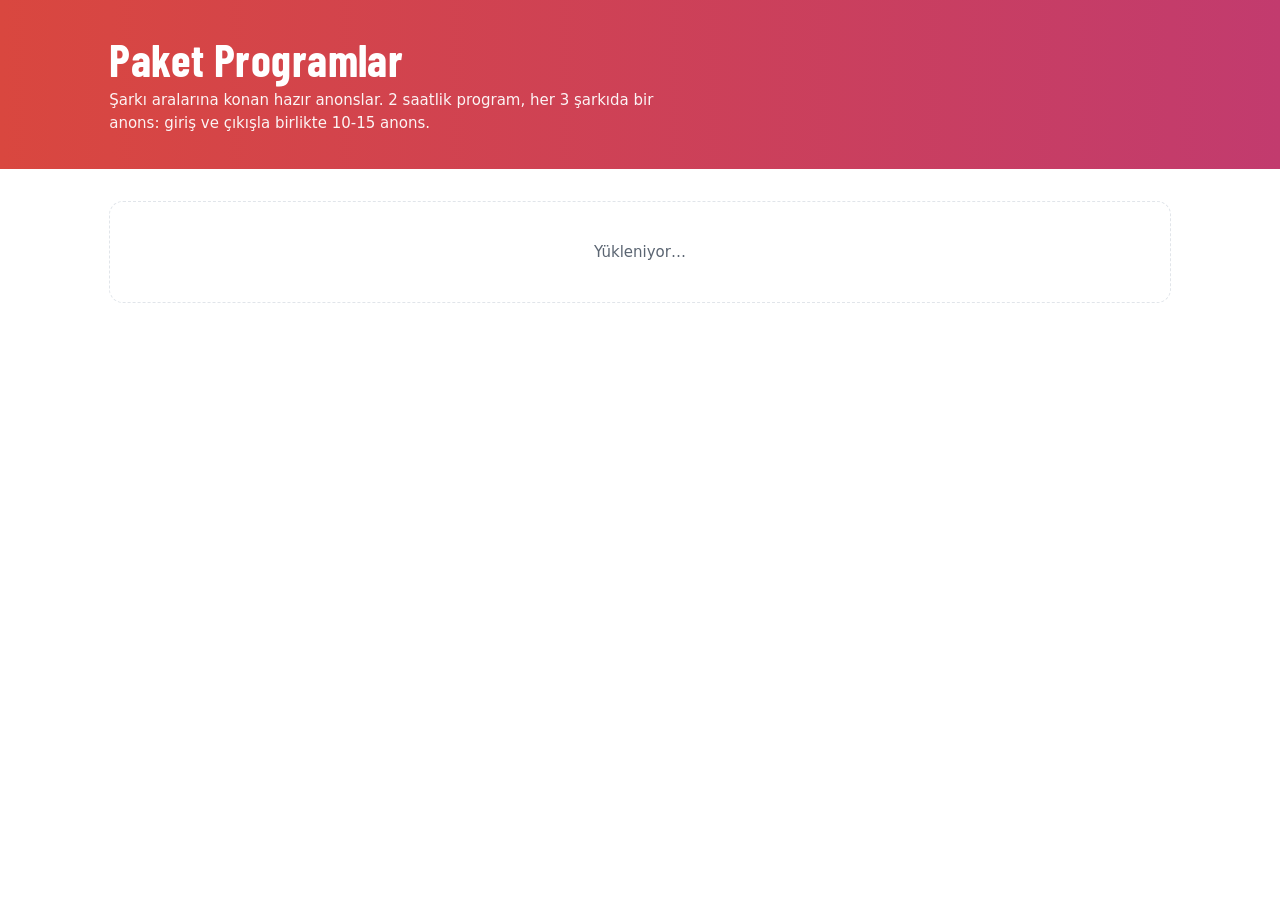
<file: paket-programlar.html>
<!doctype html><html lang="tr"><head><meta charset="utf-8"><meta name="viewport" content="width=device-width,initial-scale=1,viewport-fit=cover"><link rel="preconnect" href="https://fonts.googleapis.com"><link rel="stylesheet" href="https://fonts.googleapis.com/css2?family=Barlow+Condensed:wght@500;600;700&family=Inter:wght@400;450;500;600;650&display=swap&subset=latin-ext"><link rel="stylesheet" href="css/stil.css?v=94"><link rel="stylesheet" href="css/vitrin.css?v=94"><link rel="stylesheet" href="css/mobil.css?v=94"><link rel="icon" href="data:image/svg+xml,%3Csvg xmlns=%27http://www.w3.org/2000/svg%27 viewBox=%270 0 40 40%27%3E%3Ccircle cx=%2720%27 cy=%2720%27 r=%2720%27 fill=%27%23e03a2c%27/%3E%3Cg fill=%27%23fff%27%3E%3Crect x=%278%27 y=%2716.5%27 width=%272.6%27 height=%277%27 rx=%271.3%27/%3E%3Crect x=%2712.6%27 y=%2712%27 width=%272.6%27 height=%2716%27 rx=%271.3%27/%3E%3Crect x=%2717.2%27 y=%278.5%27 width=%272.6%27 height=%2723%27 rx=%271.3%27/%3E%3Crect x=%2721.8%27 y=%2714%27 width=%272.6%27 height=%2712%27 rx=%271.3%27/%3E%3Crect x=%2726.4%27 y=%2710.5%27 width=%272.6%27 height=%2719%27 rx=%271.3%27/%3E%3Crect x=%2731%27 y=%2716%27 width=%272.6%27 height=%278%27 rx=%271.3%27/%3E%3C/g%3E%3C/svg%3E"><link rel="manifest" href="manifest.webmanifest"><meta name="theme-color" content="#0e1116"><meta name="mobile-web-app-capable" content="yes"><meta name="apple-mobile-web-app-capable" content="yes"><meta name="apple-mobile-web-app-title" content="Ses Efekti"><meta name="apple-mobile-web-app-status-bar-style" content="black-translucent"><link rel="apple-touch-icon" href="img/apple-touch-icon.png"><meta name="description" content="Radyo programları için hazır anons paketleri: şarkı aralarına konan seslendirme."><title>Paket Programlar — Ses Efekti Spot Stüdyo</title></head><body class="vitrin">
<div class="sBaner"><div class="si"><h1>Paket Programlar</h1><p>Şarkı aralarına konan hazır anonslar. 2 saatlik program, her 3 şarkıda bir anons: giriş ve çıkışla birlikte 10-15 anons.</p></div></div>
<main class="vBand" style="padding-top:2rem"><div class="vGrid" id="sListe"><div class="vBos">Yükleniyor…</div></div></main>
<script src="js/vendor/supabase.js"></script><script src="js/config.js?v=94"></script><script src="js/veri.js?v=94"></script><script src="js/dil.js?v=94"></script><script src="js/ortak.js?v=94"></script><script src="js/vitrin.js?v=94"></script>
<script>(async function(){
 var o=null;try{o=await Veri.oturum();}catch(e){} await ustCubuk('paket-programlar',o);
 Vitrin.programlar($('#sListe'));
})();</script></body></html>
</file>
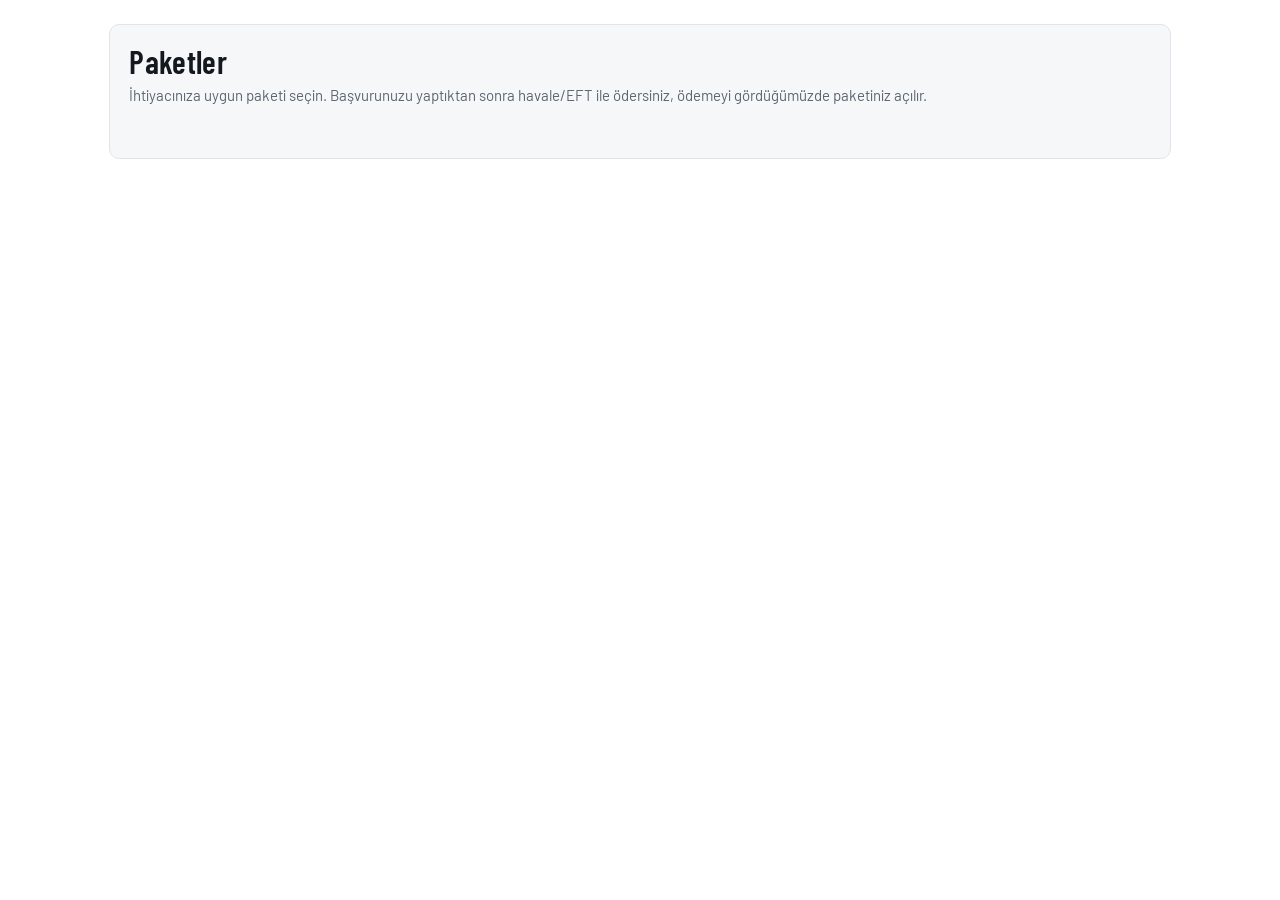
<file: paketler.html>
<!doctype html><html lang="tr"><head><meta charset="utf-8"><meta name="viewport" content="width=device-width,initial-scale=1,viewport-fit=cover"><link rel="stylesheet" href="https://fonts.googleapis.com/css2?family=Barlow:wght@400;500;600&family=Barlow+Condensed:wght@500;600;700&display=swap&subset=latin-ext"><link rel="stylesheet" href="css/stil.css?v=94"><link rel="stylesheet" href="css/vitrin.css?v=94"><link rel="stylesheet" href="css/mobil.css?v=94"><link rel="manifest" href="manifest.webmanifest"><meta name="theme-color" content="#0e1116"><meta name="mobile-web-app-capable" content="yes"><meta name="apple-mobile-web-app-capable" content="yes"><meta name="apple-mobile-web-app-title" content="Ses Efekti"><meta name="apple-mobile-web-app-status-bar-style" content="black-translucent"><link rel="apple-touch-icon" href="img/apple-touch-icon.png"><title>Gizlilik ve KVKK · sesefekti.com</title><style>.pkGrid{display:grid;grid-template-columns:repeat(auto-fit,minmax(230px,1fr));gap:1rem}.pk{border:1px solid var(--cizgi);border-radius:12px;padding:1.1rem;display:flex;flex-direction:column;gap:.5rem;background:var(--y2)}.pk.mevcut{border-color:var(--pirinc)}.pk h3{font-size:1.4rem}.pk .fy{font-size:1.5rem;font-weight:600;font-family:"Barlow Condensed",sans-serif}.pk ul{list-style:none;padding:0;margin:.2rem 0 .6rem;color:var(--sol);font-size:14px;display:grid;gap:.3rem}.pk .btn{margin-top:auto}.pk .btn{text-align:center;text-decoration:none}</style></head><body class="vitrin">
<main class="sayfa"><div class="kart"><h1 style="font-size:2rem;margin-bottom:.3rem">Paketler</h1><div class="sol" style="margin-bottom:1rem">İhtiyacınıza uygun paketi seçin. Başvurunuzu yaptıktan sonra havale/EFT ile ödersiniz, ödemeyi gördüğümüzde paketiniz açılır.</div>
<div id="paketler" class="pkGrid"></div><div id="pkNot" class="sol" style="margin-top:1rem"></div></div></main>
<script src="js/vendor/supabase.js"></script><script src="js/config.js?v=94"></script><script src="js/veri.js?v=94"></script><script src="js/dil.js?v=94"></script><script src="js/ortak.js?v=94"></script>
<script>(async function(){
 var o=null;try{o=await Veri.oturum();}catch(e){} await ustCubuk('paketler',o);
 var AY=await Veri.ayarlar(),tl=function(n){return Number(n).toLocaleString('tr-TR')+' TL';};
 function md(m,v){var L=(m||'').split('\n').map(function(x){return x.trim();}).filter(Boolean);return L.length?L:v;}
 var PK=Veri.planListesi(AY);
 var bekleyen=null;if(o){try{var B=await Veri.basvurularim();bekleyen=B.filter(function(x){return x.durum==='beklemede';})[0];}catch(e){}}
 var mevcut=o&&Veri.isPro(o.plan)?o.plan:'ucretsiz';
 document.getElementById('paketler').innerHTML=PK.map(function(x){
  var btn;
  if(x.k==='ucretsiz')btn=(!o)?'<a class="btn" href="./">Ücretsiz başla</a>':(mevcut==='ucretsiz'?'<button class="btn" disabled>Mevcut paketiniz</button>':'');
  else if(x.k===mevcut)btn='<button class="btn" disabled>Mevcut paketiniz</button>';
  else if(o&&mevcut!=='ucretsiz'&&Veri.planFiyat(x.k,AY)<=Veri.planFiyat(mevcut,AY))btn='';
  else if(bekleyen)btn='<button class="btn" disabled>Başvurunuz onay bekliyor</button>';
  else btn='<a class="btn ana" href="panel">'+(o?(Veri.isPro(o.plan)?'Bu pakete geç':'Paketi al'):'Giriş yap ve başvur')+'</a>';
  return '<div class="pk'+(x.k===mevcut&&o?' mevcut':'')+'"><h3>'+esc(x.ad)+'</h3><div class="fy">'+x.fy+'</div><ul>'+x.md.map(function(m){return '<li>'+esc(m)+'</li>';}).join('')+'</ul>'+btn+'</div>';
 }).join('');
 if(bekleyen)document.getElementById('pkNot').innerHTML='Başvurunuz alındı, ödeme bilgilerini <a href="panel">Panelim</a> sayfasında görebilirsiniz.';
})();</script></body></html>
</file>
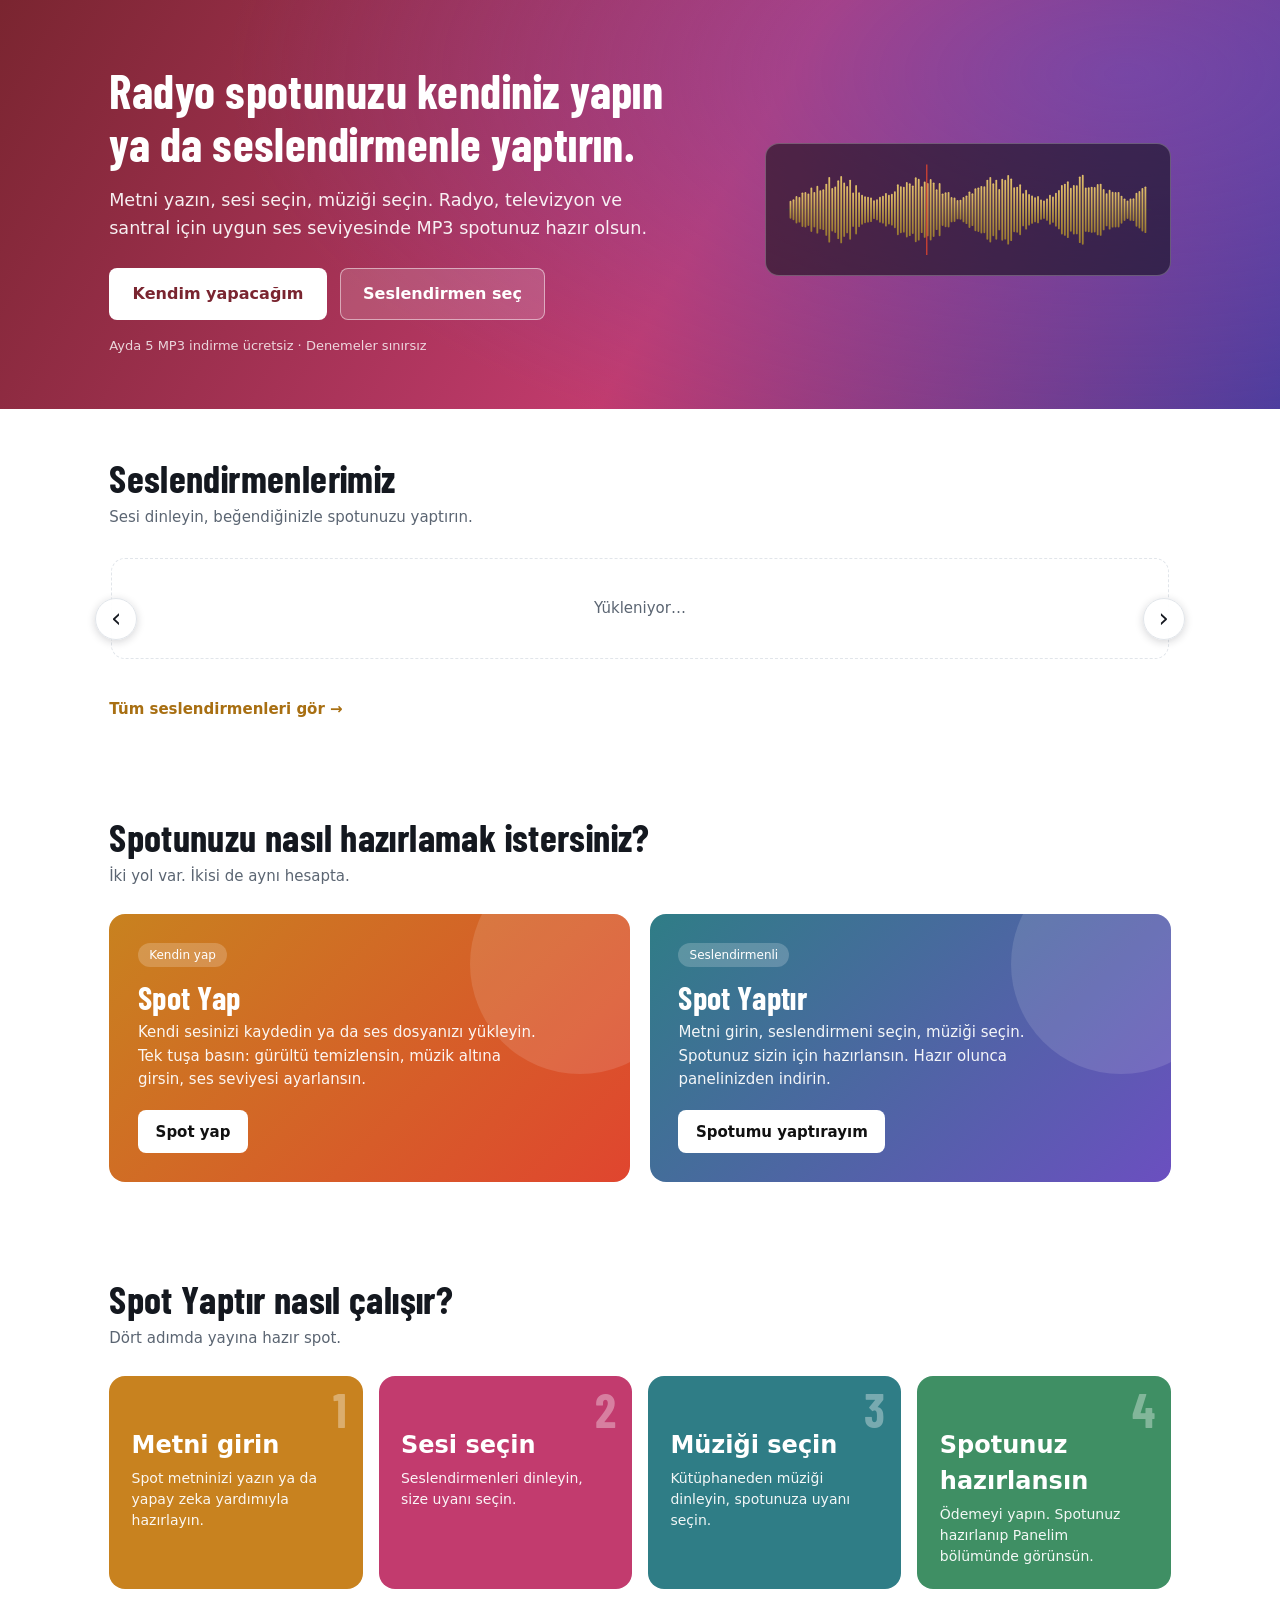
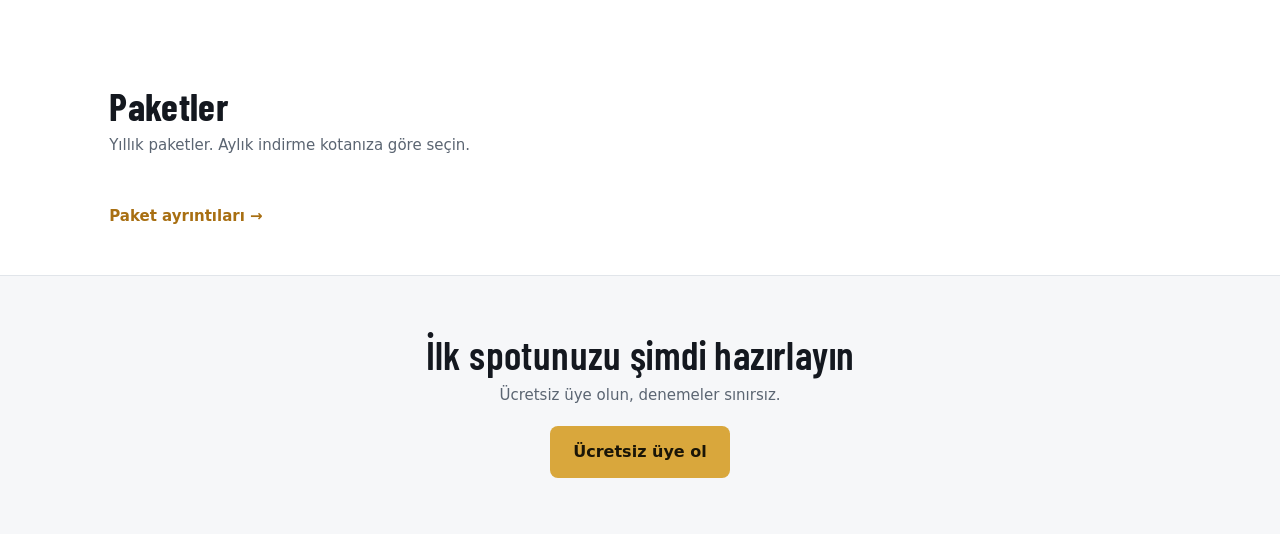
<file: panel.html>
<!doctype html><html lang="tr"><head><meta charset="utf-8"><meta name="viewport" content="width=device-width,initial-scale=1,viewport-fit=cover"><link rel="stylesheet" href="https://fonts.googleapis.com/css2?family=Barlow:wght@400;500;600&family=Barlow+Condensed:wght@500;600;700&display=swap&subset=latin-ext"><link rel="stylesheet" href="css/stil.css?v=94"><link rel="stylesheet" href="css/mobil.css?v=94"><link rel="icon" href="data:image/svg+xml,%3Csvg xmlns=%27http://www.w3.org/2000/svg%27 viewBox=%270 0 40 40%27%3E%3Ccircle cx=%2720%27 cy=%2720%27 r=%2720%27 fill=%27%23e03a2c%27/%3E%3Cg fill=%27%23fff%27%3E%3Crect x=%278%27 y=%2716.5%27 width=%272.6%27 height=%277%27 rx=%271.3%27/%3E%3Crect x=%2712.6%27 y=%2712%27 width=%272.6%27 height=%2716%27 rx=%271.3%27/%3E%3Crect x=%2717.2%27 y=%278.5%27 width=%272.6%27 height=%2723%27 rx=%271.3%27/%3E%3Crect x=%2721.8%27 y=%2714%27 width=%272.6%27 height=%2712%27 rx=%271.3%27/%3E%3Crect x=%2726.4%27 y=%2710.5%27 width=%272.6%27 height=%2719%27 rx=%271.3%27/%3E%3Crect x=%2731%27 y=%2716%27 width=%272.6%27 height=%278%27 rx=%271.3%27/%3E%3C/g%3E%3C/svg%3E"><link rel="manifest" href="manifest.webmanifest"><meta name="theme-color" content="#0e1116"><meta name="mobile-web-app-capable" content="yes"><meta name="apple-mobile-web-app-capable" content="yes"><meta name="apple-mobile-web-app-title" content="Ses Efekti"><meta name="apple-mobile-web-app-status-bar-style" content="black-translucent"><link rel="apple-touch-icon" href="img/apple-touch-icon.png"><title>Panelim — Ses Efekti Spot Stüdyo</title><style>.pkGrid{display:grid;grid-template-columns:repeat(auto-fit,minmax(230px,1fr));gap:1rem}.pk{border:1px solid var(--cizgi);border-radius:12px;padding:1.1rem;display:flex;flex-direction:column;gap:.5rem;background:var(--y2)}.pk.mevcut{border-color:var(--pirinc)}.pk h3{font-size:1.4rem}.pk .fy{font-size:1.5rem;font-weight:600;font-family:"Barlow Condensed",sans-serif}.pk ul{list-style:none;padding:0;margin:.2rem 0 .6rem;color:var(--sol);font-size:14px;display:grid;gap:.3rem}.pk .btn{margin-top:auto}.pkNot{padding:.8rem 1rem;border:1px solid var(--cizgi);border-radius:10px;margin-top:1rem;background:var(--y2)}.odT{margin:.6rem 0;border-collapse:collapse}.odT td{padding:.3rem 1rem .3rem 0;border:0;font-size:14px}</style></head><body>
<main class="sayfa">
<div class="izgara g4" id="ozet"></div>
<div class="kart" style="margin-top:1rem"><h2 style="font-size:1.6rem;margin-bottom:.3rem">Paketler</h2><div class="sol" style="margin-bottom:1rem">Pro pakete geçmek için başvurun. Ödemeyi onayladığımızda paketiniz açılır.</div><div id="paketler" class="pkGrid"></div><div id="pkMesaj"></div><div id="basvurular" style="margin-top:1rem"></div></div>
<div class="kart" style="margin-top:1rem"><h2 style="font-size:1.6rem;margin-bottom:.8rem">Siparişlerim</h2><div id="siparisler" class="sol">Yükleniyor…</div></div>
<div class="kart" style="margin-top:1rem"><h2 style="font-size:1.6rem;margin-bottom:.8rem">İndirmelerim</h2><div id="liste" class="sol">Yükleniyor…</div></div>
</div></main>
<script src="js/vendor/supabase.js"></script><script src="js/config.js?v=94"></script><script src="js/veri.js?v=94"></script><script src="js/dil.js?v=94"></script><script src="js/ortak.js?v=94"></script>
<script src="js/panel.js?v=94"></script></body></html>
</file>
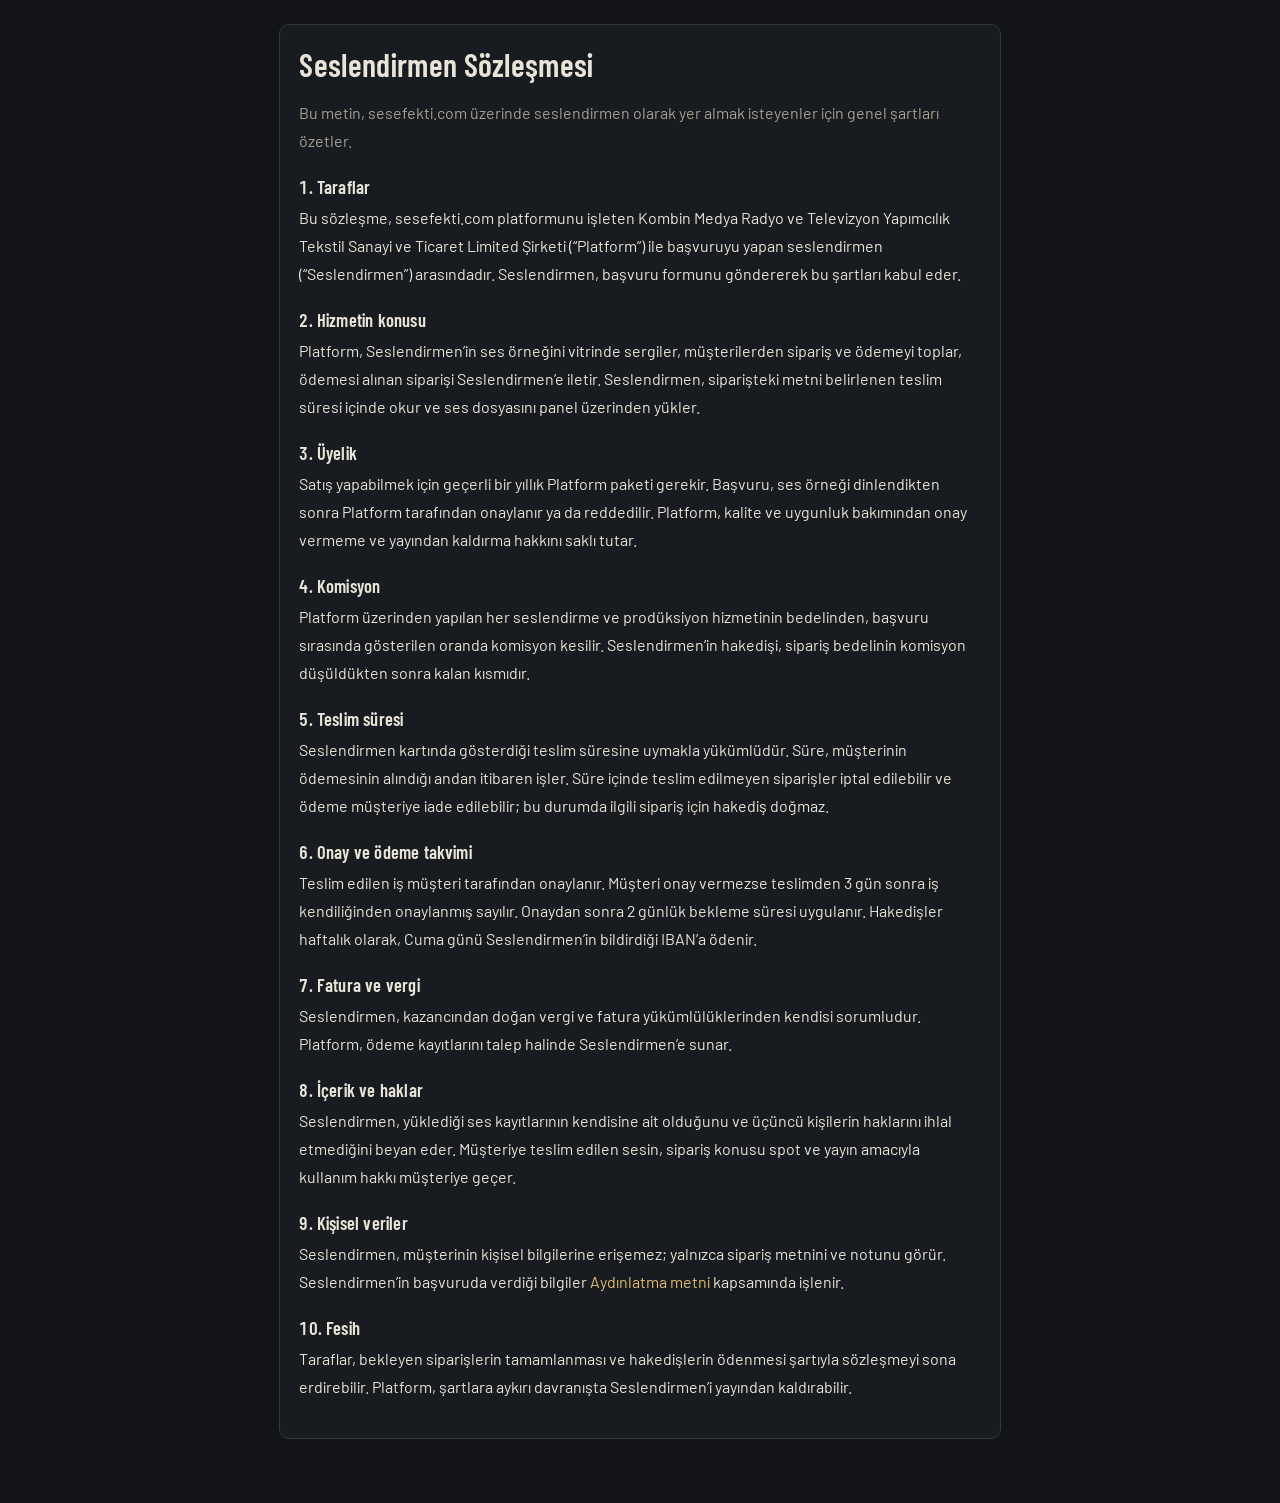
<file: seslendirmen-sozlesmesi.html>
<!doctype html><html lang="tr"><head><meta charset="utf-8"><meta name="viewport" content="width=device-width,initial-scale=1,viewport-fit=cover"><link rel="stylesheet" href="https://fonts.googleapis.com/css2?family=Barlow:wght@400;500;600&family=Barlow+Condensed:wght@500;600;700&display=swap&subset=latin-ext"><link rel="stylesheet" href="css/stil.css?v=94"><link rel="stylesheet" href="css/mobil.css?v=94"><link rel="manifest" href="manifest.webmanifest"><meta name="theme-color" content="#0e1116"><meta name="mobile-web-app-capable" content="yes"><meta name="apple-mobile-web-app-capable" content="yes"><meta name="apple-mobile-web-app-title" content="Ses Efekti"><meta name="apple-mobile-web-app-status-bar-style" content="black-translucent"><link rel="apple-touch-icon" href="img/apple-touch-icon.png"><title>Seslendirmen Sözleşmesi — Ses Efekti Spot Stüdyo</title></head><body>
<main class="sayfa hkSayfa"><div class="kart">
<h1>Seslendirmen Sözleşmesi</h1>
<p class="sol">Bu metin, sesefekti.com üzerinde seslendirmen olarak yer almak isteyenler için genel şartları özetler.</p>
<h2>1. Taraflar</h2>
<p>Bu sözleşme, sesefekti.com platformunu işleten Kombin Medya Radyo ve Televizyon Yapımcılık Tekstil Sanayi ve Ticaret Limited Şirketi (“Platform”) ile başvuruyu yapan seslendirmen (“Seslendirmen”) arasındadır. Seslendirmen, başvuru formunu göndererek bu şartları kabul eder.</p>
<h2>2. Hizmetin konusu</h2>
<p>Platform, Seslendirmen’in ses örneğini vitrinde sergiler, müşterilerden sipariş ve ödemeyi toplar, ödemesi alınan siparişi Seslendirmen’e iletir. Seslendirmen, siparişteki metni belirlenen teslim süresi içinde okur ve ses dosyasını panel üzerinden yükler.</p>
<h2>3. Üyelik</h2>
<p>Satış yapabilmek için geçerli bir yıllık Platform paketi gerekir. Başvuru, ses örneği dinlendikten sonra Platform tarafından onaylanır ya da reddedilir. Platform, kalite ve uygunluk bakımından onay vermeme ve yayından kaldırma hakkını saklı tutar.</p>
<h2>4. Komisyon</h2>
<p>Platform üzerinden yapılan her seslendirme ve prodüksiyon hizmetinin bedelinden, başvuru sırasında gösterilen oranda komisyon kesilir. Seslendirmen’in hakedişi, sipariş bedelinin komisyon düşüldükten sonra kalan kısmıdır.</p>
<h2>5. Teslim süresi</h2>
<p>Seslendirmen kartında gösterdiği teslim süresine uymakla yükümlüdür. Süre, müşterinin ödemesinin alındığı andan itibaren işler. Süre içinde teslim edilmeyen siparişler iptal edilebilir ve ödeme müşteriye iade edilebilir; bu durumda ilgili sipariş için hakediş doğmaz.</p>
<h2>6. Onay ve ödeme takvimi</h2>
<p>Teslim edilen iş müşteri tarafından onaylanır. Müşteri onay vermezse teslimden 3 gün sonra iş kendiliğinden onaylanmış sayılır. Onaydan sonra 2 günlük bekleme süresi uygulanır. Hakedişler haftalık olarak, Cuma günü Seslendirmen’in bildirdiği IBAN’a ödenir.</p>
<h2>7. Fatura ve vergi</h2>
<p>Seslendirmen, kazancından doğan vergi ve fatura yükümlülüklerinden kendisi sorumludur. Platform, ödeme kayıtlarını talep halinde Seslendirmen’e sunar.</p>
<h2>8. İçerik ve haklar</h2>
<p>Seslendirmen, yüklediği ses kayıtlarının kendisine ait olduğunu ve üçüncü kişilerin haklarını ihlal etmediğini beyan eder. Müşteriye teslim edilen sesin, sipariş konusu spot ve yayın amacıyla kullanım hakkı müşteriye geçer.</p>
<h2>9. Kişisel veriler</h2>
<p>Seslendirmen, müşterinin kişisel bilgilerine erişemez; yalnızca sipariş metnini ve notunu görür. Seslendirmen’in başvuruda verdiği bilgiler <a href="kvkk">Aydınlatma metni</a> kapsamında işlenir.</p>
<h2>10. Fesih</h2>
<p>Taraflar, bekleyen siparişlerin tamamlanması ve hakedişlerin ödenmesi şartıyla sözleşmeyi sona erdirebilir. Platform, şartlara aykırı davranışta Seslendirmen’i yayından kaldırabilir.</p>
</div></main>
<script src="js/vendor/supabase.js"></script><script src="js/config.js?v=94"></script><script src="js/veri.js?v=94"></script><script src="js/dil.js?v=94"></script><script src="js/ortak.js?v=94"></script>
<script>(async function(){var o=null;try{o=await Veri.oturum();}catch(e){} await ustCubuk('sozlesme',o);})();</script></body></html>
</file>
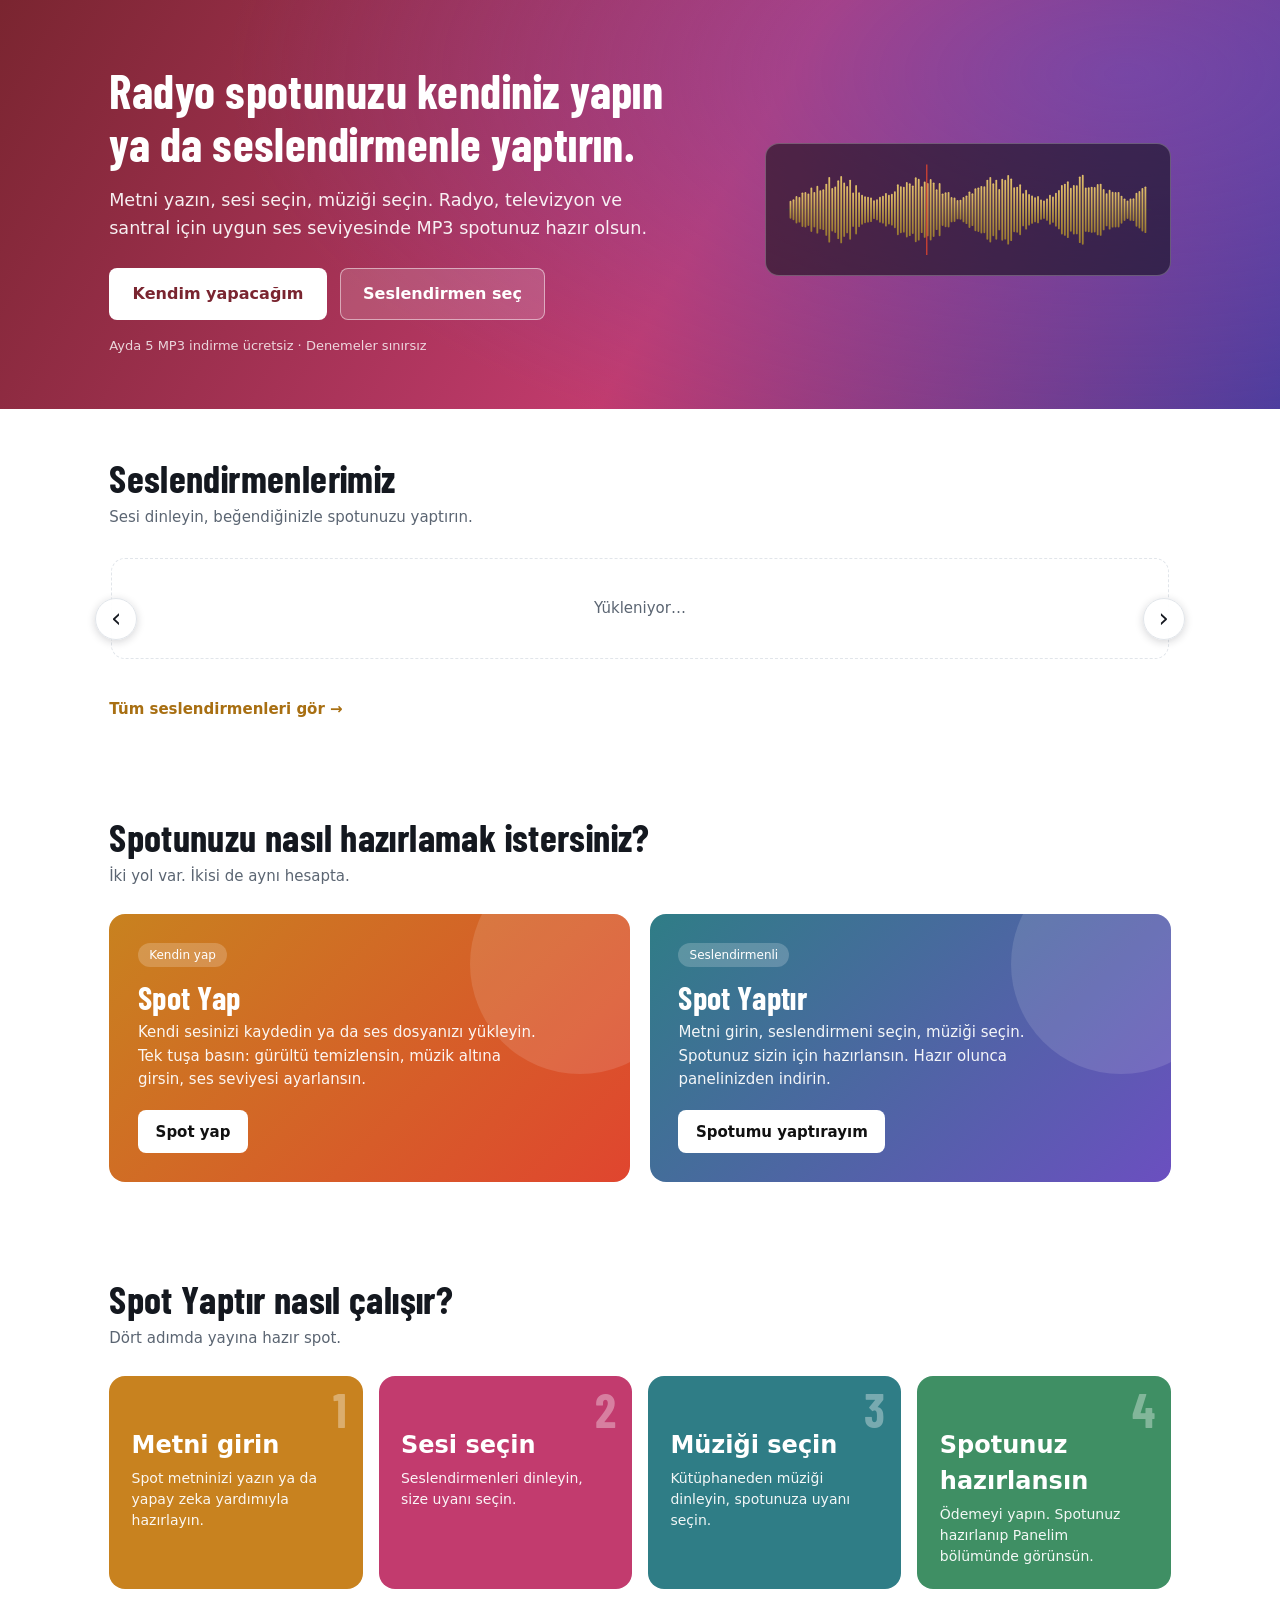
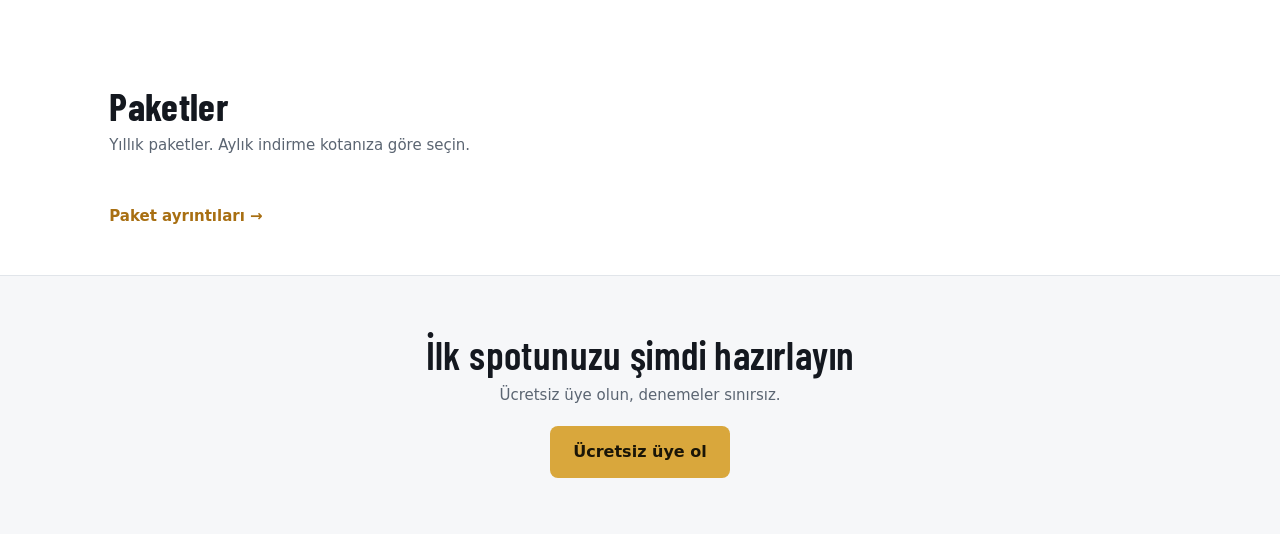
<file: seslendirmen.html>
<!doctype html><html lang="tr"><head><meta charset="utf-8"><meta name="viewport" content="width=device-width,initial-scale=1,viewport-fit=cover"><link rel="preconnect" href="https://fonts.googleapis.com"><link rel="stylesheet" href="https://fonts.googleapis.com/css2?family=Barlow+Condensed:wght@500;600;700&family=Inter:wght@400;450;500;600;650&display=swap&subset=latin-ext"><link rel="stylesheet" href="css/stil.css?v=94"><link rel="stylesheet" href="css/vitrin.css?v=94"><link rel="stylesheet" href="css/mobil.css?v=94"><link rel="icon" href="data:image/svg+xml,%3Csvg xmlns=%27http://www.w3.org/2000/svg%27 viewBox=%270 0 40 40%27%3E%3Ccircle cx=%2720%27 cy=%2720%27 r=%2720%27 fill=%27%23e03a2c%27/%3E%3Cg fill=%27%23fff%27%3E%3Crect x=%278%27 y=%2716.5%27 width=%272.6%27 height=%277%27 rx=%271.3%27/%3E%3Crect x=%2712.6%27 y=%2712%27 width=%272.6%27 height=%2716%27 rx=%271.3%27/%3E%3Crect x=%2717.2%27 y=%278.5%27 width=%272.6%27 height=%2723%27 rx=%271.3%27/%3E%3Crect x=%2721.8%27 y=%2714%27 width=%272.6%27 height=%2712%27 rx=%271.3%27/%3E%3Crect x=%2726.4%27 y=%2710.5%27 width=%272.6%27 height=%2719%27 rx=%271.3%27/%3E%3Crect x=%2731%27 y=%2716%27 width=%272.6%27 height=%278%27 rx=%271.3%27/%3E%3C/g%3E%3C/svg%3E"><link rel="manifest" href="manifest.webmanifest"><meta name="theme-color" content="#0e1116"><meta name="mobile-web-app-capable" content="yes"><meta name="apple-mobile-web-app-capable" content="yes"><meta name="apple-mobile-web-app-title" content="Ses Efekti"><meta name="apple-mobile-web-app-status-bar-style" content="black-translucent"><link rel="apple-touch-icon" href="img/apple-touch-icon.png"><meta name="description" content="Sesinizi satın, siparişlerinizi ve kazancınızı panelden takip edin."><title>Seslendirmen Ol — Ses Efekti Spot Stüdyo</title></head><body class="vitrin">
<div class="sBaner"><div class="si"><h1>Seslendirmen</h1><p>Sesinizi radyolara ve işletmelere satın. Siparişleriniz, teslim süreniz ve kazancınız tek panelde.</p></div></div>
<main class="vBand" style="padding-top:2rem"><div id="svAna"><div class="vBos">Yükleniyor…</div></div></main>
<script src="js/vendor/supabase.js"></script><script src="js/config.js?v=94"></script><script src="js/veri.js?v=94"></script><script src="js/dil.js?v=94"></script><script src="js/ortak.js?v=94"></script><script src="js/vitrin.js?v=94"></script><script src="js/seslendirmen.js?v=94"></script></body></html>
</file>
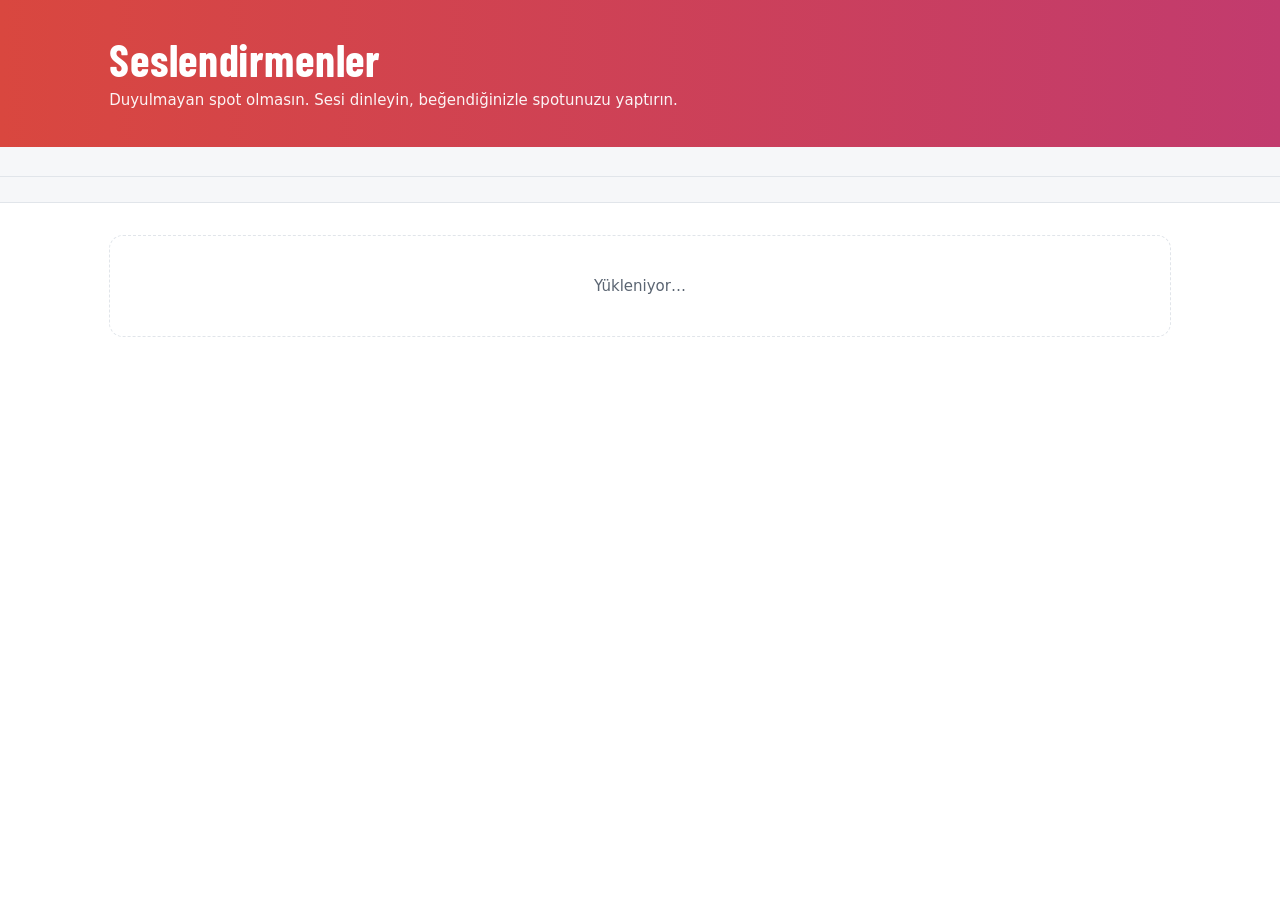
<file: seslendirmenler.html>
<!doctype html><html lang="tr"><head><meta charset="utf-8"><meta name="viewport" content="width=device-width,initial-scale=1,viewport-fit=cover"><link rel="preconnect" href="https://fonts.googleapis.com"><link rel="stylesheet" href="https://fonts.googleapis.com/css2?family=Barlow+Condensed:wght@500;600;700&family=Inter:wght@400;450;500;600;650&display=swap&subset=latin-ext"><link rel="stylesheet" href="css/stil.css?v=94"><link rel="stylesheet" href="css/vitrin.css?v=94"><link rel="stylesheet" href="css/mobil.css?v=94"><link rel="icon" href="data:image/svg+xml,%3Csvg xmlns=%27http://www.w3.org/2000/svg%27 viewBox=%270 0 40 40%27%3E%3Ccircle cx=%2720%27 cy=%2720%27 r=%2720%27 fill=%27%23e03a2c%27/%3E%3Cg fill=%27%23fff%27%3E%3Crect x=%278%27 y=%2716.5%27 width=%272.6%27 height=%277%27 rx=%271.3%27/%3E%3Crect x=%2712.6%27 y=%2712%27 width=%272.6%27 height=%2716%27 rx=%271.3%27/%3E%3Crect x=%2717.2%27 y=%278.5%27 width=%272.6%27 height=%2723%27 rx=%271.3%27/%3E%3Crect x=%2721.8%27 y=%2714%27 width=%272.6%27 height=%2712%27 rx=%271.3%27/%3E%3Crect x=%2726.4%27 y=%2710.5%27 width=%272.6%27 height=%2719%27 rx=%271.3%27/%3E%3Crect x=%2731%27 y=%2716%27 width=%272.6%27 height=%278%27 rx=%271.3%27/%3E%3C/g%3E%3C/svg%3E"><link rel="manifest" href="manifest.webmanifest"><meta name="theme-color" content="#0e1116"><meta name="mobile-web-app-capable" content="yes"><meta name="apple-mobile-web-app-capable" content="yes"><meta name="apple-mobile-web-app-title" content="Ses Efekti"><meta name="apple-mobile-web-app-status-bar-style" content="black-translucent"><link rel="apple-touch-icon" href="img/apple-touch-icon.png"><meta name="description" content="Radyo, TV ve santral için seslendirmen sesleri. Sesi dinleyin, seçin, spotunuzu yaptırın."><title>Seslendirmenler — Ses Efekti Spot Stüdyo</title></head><body class="vitrin">
<div class="sBaner"><div class="si"><h1>Seslendirmenler</h1><p>Duyulmayan spot olmasın. Sesi dinleyin, beğendiğinizle spotunuzu yaptırın.</p></div></div>
<div class="sFiltre"><div class="fi"><span id="sFiltre" style="display:contents"></span><span class="fSag" id="sSay"></span></div></div>
<div class="sHizliW"><div class="sHizli" id="sHizli"></div></div>
<main class="vBand" style="padding-top:2rem"><div class="vGrid" id="sListe"><div class="vBos">Yükleniyor…</div></div></main>
<script src="js/vendor/supabase.js"></script><script src="js/config.js?v=94"></script><script src="js/veri.js?v=94"></script><script src="js/dil.js?v=94"></script><script src="js/ortak.js?v=94"></script><script src="js/vitrin.js?v=94"></script>
<script>(async function(){
 var o=null;try{o=await Veri.oturum();}catch(e){} await ustCubuk('seslendirmenler',o);
 Vitrin.sayfa($('#sListe'),$('#sFiltre'),$('#sSay'));
})();</script></body></html>
</file>
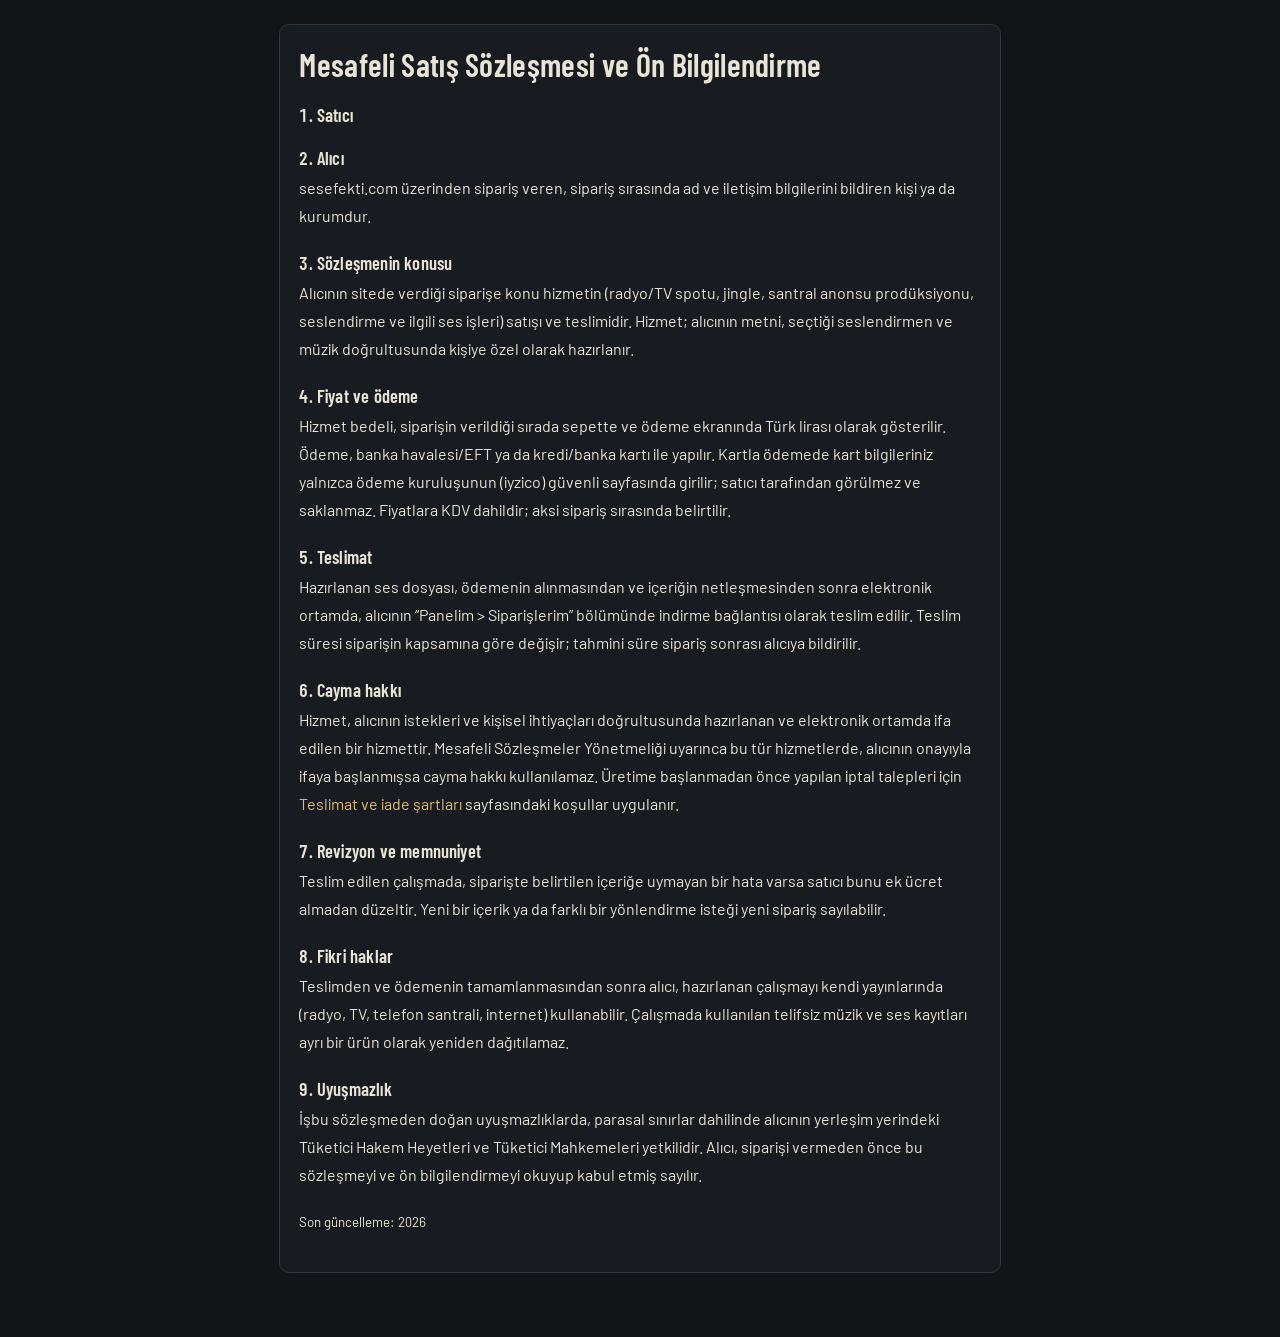
<file: sozlesme.html>
<!doctype html><html lang="tr"><head><meta charset="utf-8"><meta name="viewport" content="width=device-width,initial-scale=1,viewport-fit=cover"><link rel="stylesheet" href="https://fonts.googleapis.com/css2?family=Barlow:wght@400;500;600&family=Barlow+Condensed:wght@500;600;700&display=swap&subset=latin-ext"><link rel="stylesheet" href="css/stil.css?v=94"><link rel="stylesheet" href="css/mobil.css?v=94"><link rel="manifest" href="manifest.webmanifest"><meta name="theme-color" content="#0e1116"><meta name="mobile-web-app-capable" content="yes"><meta name="apple-mobile-web-app-capable" content="yes"><meta name="apple-mobile-web-app-title" content="Ses Efekti"><meta name="apple-mobile-web-app-status-bar-style" content="black-translucent"><link rel="apple-touch-icon" href="img/apple-touch-icon.png"><title>Gizlilik ve KVKK · sesefekti.com</title></head><body>
<main class="sayfa hkSayfa"><div class="kart">
<h1>Mesafeli Satış Sözleşmesi ve Ön Bilgilendirme</h1>
<h2>1. Satıcı</h2>
<p id="firma" class="sol"></p>
<script>(async function(){try{var a=await Veri.ayarlar(),p=['Kombin Medya Radyo ve Televizyon Yapımcılık Tekstil Sanayi ve Ticaret Limited Şirketi'];if(a.sirket_adres)p.push('Adres: '+a.sirket_adres);if(a.sirket_vd||a.sirket_vkn)p.push('Vergi dairesi / no: '+(a.sirket_vd||'-')+' / '+(a.sirket_vkn||'-'));p.push('E-posta: sesefektimedya@gmail.com');p.push('Telefon / WhatsApp: 0533 150 98 90');document.getElementById('firma').innerHTML=p.map(function(x){return String(x).replace(/&/g,'&amp;').replace(/</g,'&lt;');}).join('<br>');}catch(e){}})();</script>
<h2>2. Alıcı</h2>
<p>sesefekti.com üzerinden sipariş veren, sipariş sırasında ad ve iletişim bilgilerini bildiren kişi ya da kurumdur.</p>
<h2>3. Sözleşmenin konusu</h2>
<p>Alıcının sitede verdiği siparişe konu hizmetin (radyo/TV spotu, jingle, santral anonsu prodüksiyonu, seslendirme ve ilgili ses işleri) satışı ve teslimidir. Hizmet; alıcının metni, seçtiği seslendirmen ve müzik doğrultusunda kişiye özel olarak hazırlanır.</p>
<h2>4. Fiyat ve ödeme</h2>
<p>Hizmet bedeli, siparişin verildiği sırada sepette ve ödeme ekranında Türk lirası olarak gösterilir. Ödeme, banka havalesi/EFT ya da kredi/banka kartı ile yapılır. Kartla ödemede kart bilgileriniz yalnızca ödeme kuruluşunun (iyzico) güvenli sayfasında girilir; satıcı tarafından görülmez ve saklanmaz. Fiyatlara KDV dahildir; aksi sipariş sırasında belirtilir.</p>
<h2>5. Teslimat</h2>
<p>Hazırlanan ses dosyası, ödemenin alınmasından ve içeriğin netleşmesinden sonra elektronik ortamda, alıcının “Panelim &gt; Siparişlerim” bölümünde indirme bağlantısı olarak teslim edilir. Teslim süresi siparişin kapsamına göre değişir; tahmini süre sipariş sonrası alıcıya bildirilir.</p>
<h2>6. Cayma hakkı</h2>
<p>Hizmet, alıcının istekleri ve kişisel ihtiyaçları doğrultusunda hazırlanan ve elektronik ortamda ifa edilen bir hizmettir. Mesafeli Sözleşmeler Yönetmeliği uyarınca bu tür hizmetlerde, alıcının onayıyla ifaya başlanmışsa cayma hakkı kullanılamaz. Üretime başlanmadan önce yapılan iptal talepleri için <a href="iade">Teslimat ve iade şartları</a> sayfasındaki koşullar uygulanır.</p>
<h2>7. Revizyon ve memnuniyet</h2>
<p>Teslim edilen çalışmada, siparişte belirtilen içeriğe uymayan bir hata varsa satıcı bunu ek ücret almadan düzeltir. Yeni bir içerik ya da farklı bir yönlendirme isteği yeni sipariş sayılabilir.</p>
<h2>8. Fikri haklar</h2>
<p>Teslimden ve ödemenin tamamlanmasından sonra alıcı, hazırlanan çalışmayı kendi yayınlarında (radyo, TV, telefon santrali, internet) kullanabilir. Çalışmada kullanılan telifsiz müzik ve ses kayıtları ayrı bir ürün olarak yeniden dağıtılamaz.</p>
<h2>9. Uyuşmazlık</h2>
<p>İşbu sözleşmeden doğan uyuşmazlıklarda, parasal sınırlar dahilinde alıcının yerleşim yerindeki Tüketici Hakem Heyetleri ve Tüketici Mahkemeleri yetkilidir. Alıcı, siparişi vermeden önce bu sözleşmeyi ve ön bilgilendirmeyi okuyup kabul etmiş sayılır.</p>
<p><small>Son güncelleme: 2026</small></p>
</div></main>
<script src="js/vendor/supabase.js"></script><script src="js/config.js?v=94"></script><script src="js/veri.js?v=94"></script><script src="js/dil.js?v=94"></script><script src="js/ortak.js?v=94"></script>
<script>(async function(){var o=null;try{o=await Veri.oturum();}catch(e){} await ustCubuk('sozlesme',o);})();</script></body></html>
</file>
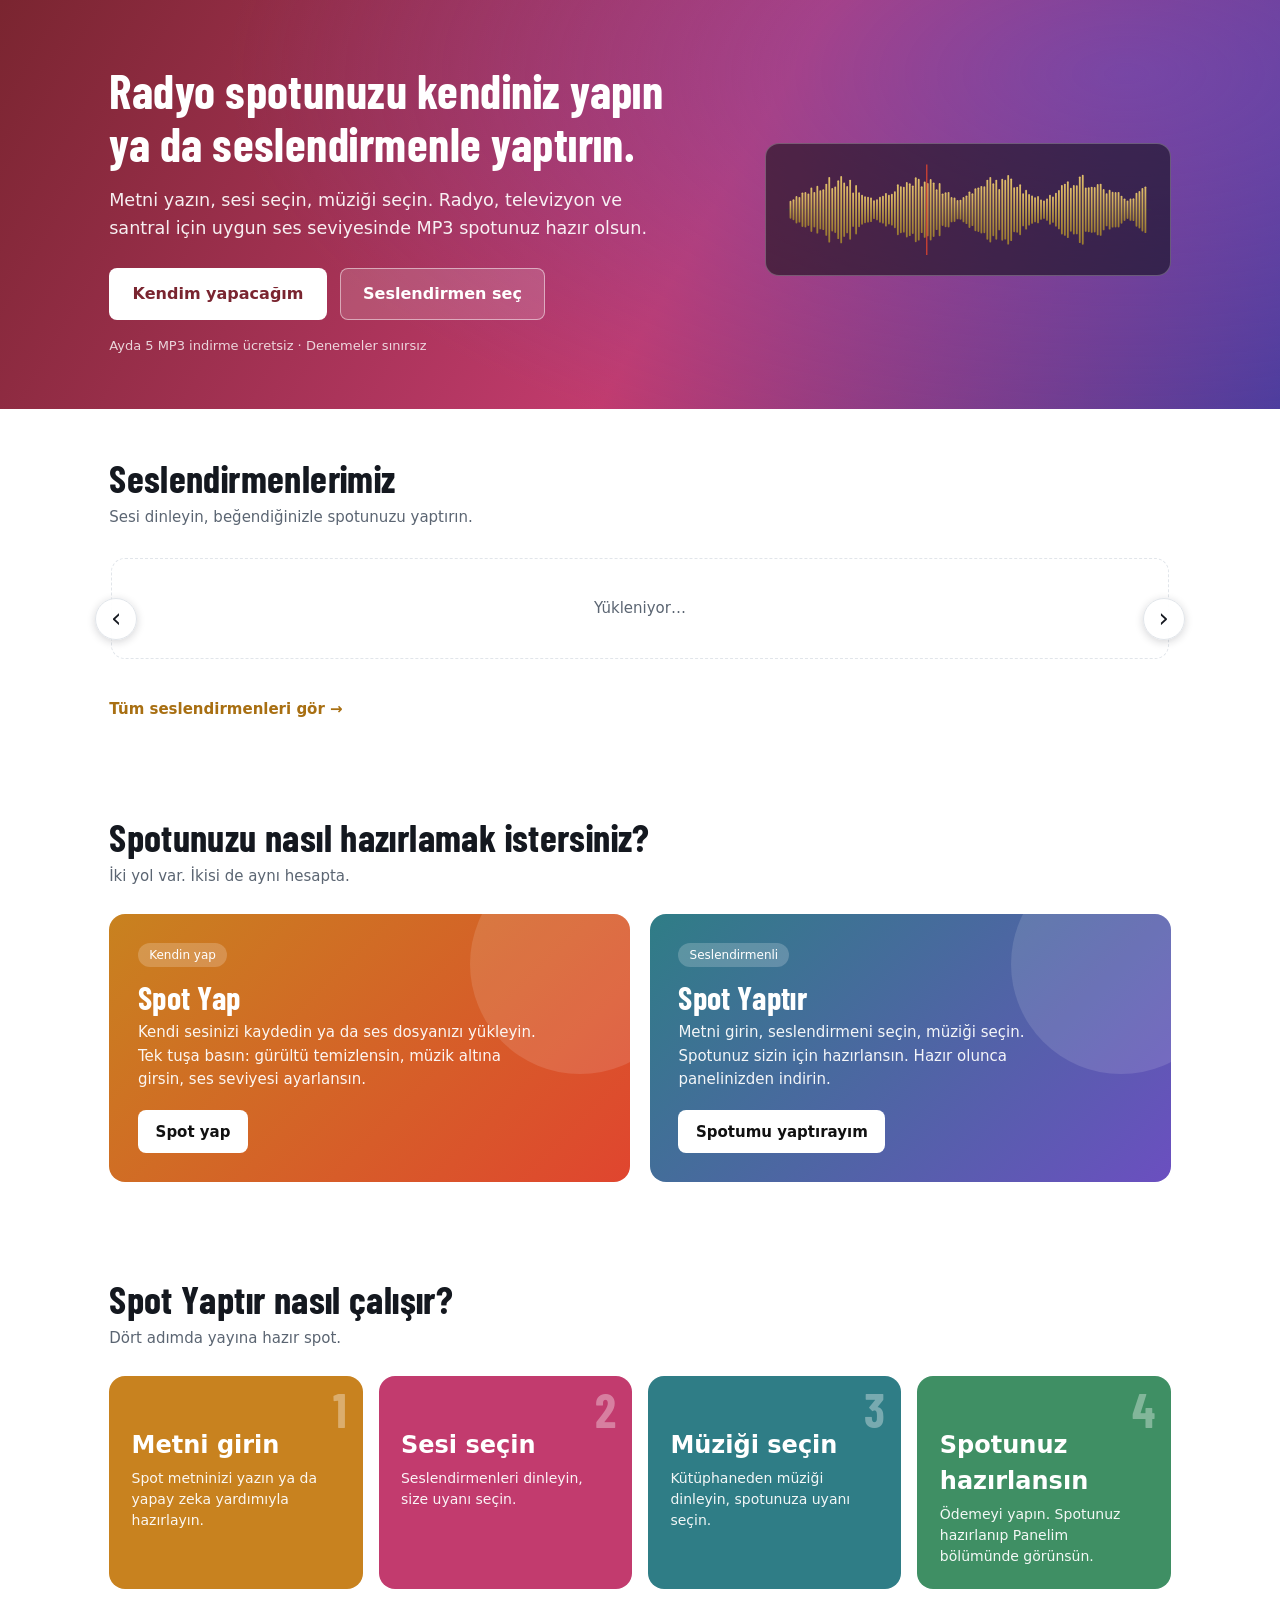
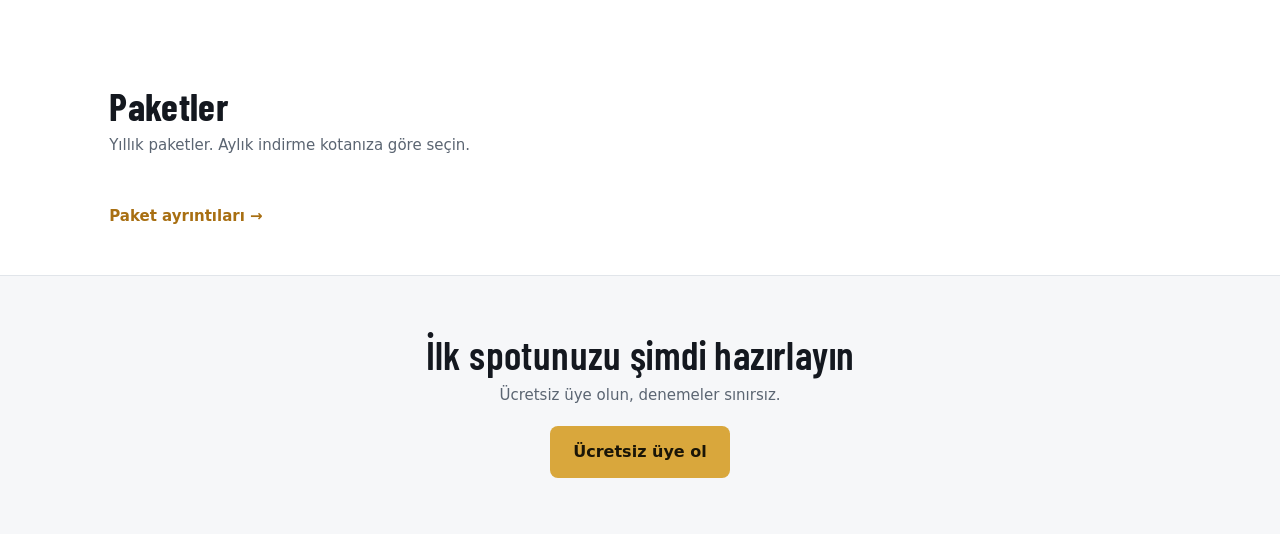
<file: spot-yaptir.html>
<!doctype html><html lang="tr"><head><meta charset="utf-8"><meta name="viewport" content="width=device-width,initial-scale=1,viewport-fit=cover"><link rel="preconnect" href="https://fonts.googleapis.com"><link rel="stylesheet" href="https://fonts.googleapis.com/css2?family=Barlow+Condensed:wght@500;600;700&family=Inter:wght@400;450;500;600;650&display=swap&subset=latin-ext"><link rel="stylesheet" href="css/stil.css?v=94"><link rel="stylesheet" href="css/vitrin.css?v=94"><link rel="stylesheet" href="css/mobil.css?v=94"><link rel="icon" href="data:image/svg+xml,%3Csvg xmlns=%27http://www.w3.org/2000/svg%27 viewBox=%270 0 40 40%27%3E%3Ccircle cx=%2720%27 cy=%2720%27 r=%2720%27 fill=%27%23e03a2c%27/%3E%3Cg fill=%27%23fff%27%3E%3Crect x=%278%27 y=%2716.5%27 width=%272.6%27 height=%277%27 rx=%271.3%27/%3E%3Crect x=%2712.6%27 y=%2712%27 width=%272.6%27 height=%2716%27 rx=%271.3%27/%3E%3Crect x=%2717.2%27 y=%278.5%27 width=%272.6%27 height=%2723%27 rx=%271.3%27/%3E%3Crect x=%2721.8%27 y=%2714%27 width=%272.6%27 height=%2712%27 rx=%271.3%27/%3E%3Crect x=%2726.4%27 y=%2710.5%27 width=%272.6%27 height=%2719%27 rx=%271.3%27/%3E%3Crect x=%2731%27 y=%2716%27 width=%272.6%27 height=%278%27 rx=%271.3%27/%3E%3C/g%3E%3C/svg%3E"><link rel="manifest" href="manifest.webmanifest"><meta name="theme-color" content="#0e1116"><meta name="mobile-web-app-capable" content="yes"><meta name="apple-mobile-web-app-capable" content="yes"><meta name="apple-mobile-web-app-title" content="Ses Efekti"><meta name="apple-mobile-web-app-status-bar-style" content="black-translucent"><link rel="apple-touch-icon" href="img/apple-touch-icon.png"><meta name="description" content="Metni girin, seslendirmeni ve müziği seçin. Spotunuz hazırlansın, Panelim bölümünden indirin."><title>Spot Yaptır — Ses Efekti Spot Stüdyo</title></head><body class="vitrin">
<main id="spAna"><div class="vBos" style="margin:3rem auto;max-width:600px">Yükleniyor…</div></main>
<script src="js/vendor/supabase.js"></script><script src="js/config.js?v=94"></script><script src="js/veri.js?v=94"></script><script src="js/dil.js?v=94"></script><script src="js/ortak.js?v=94"></script><script src="js/vitrin.js?v=94"></script><script src="js/spot-yaptir.js?v=94"></script></body></html>
</file>
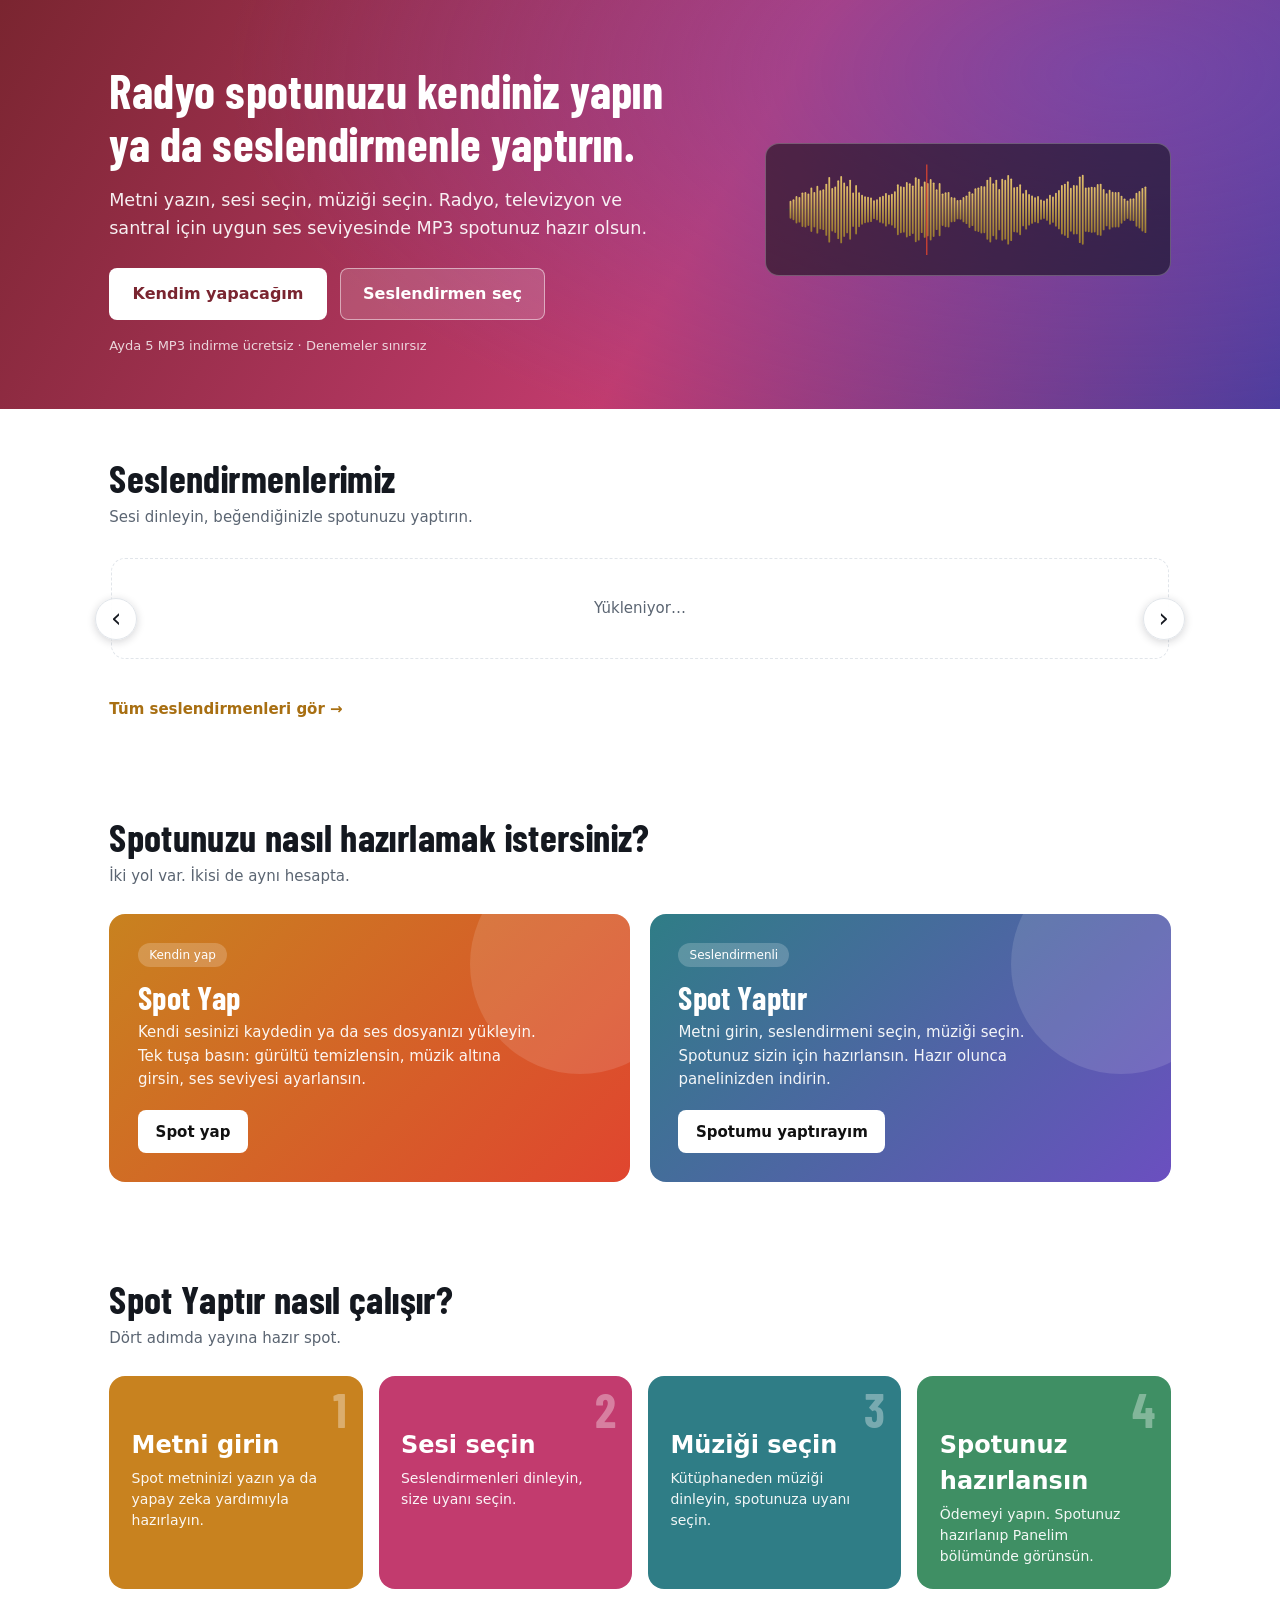
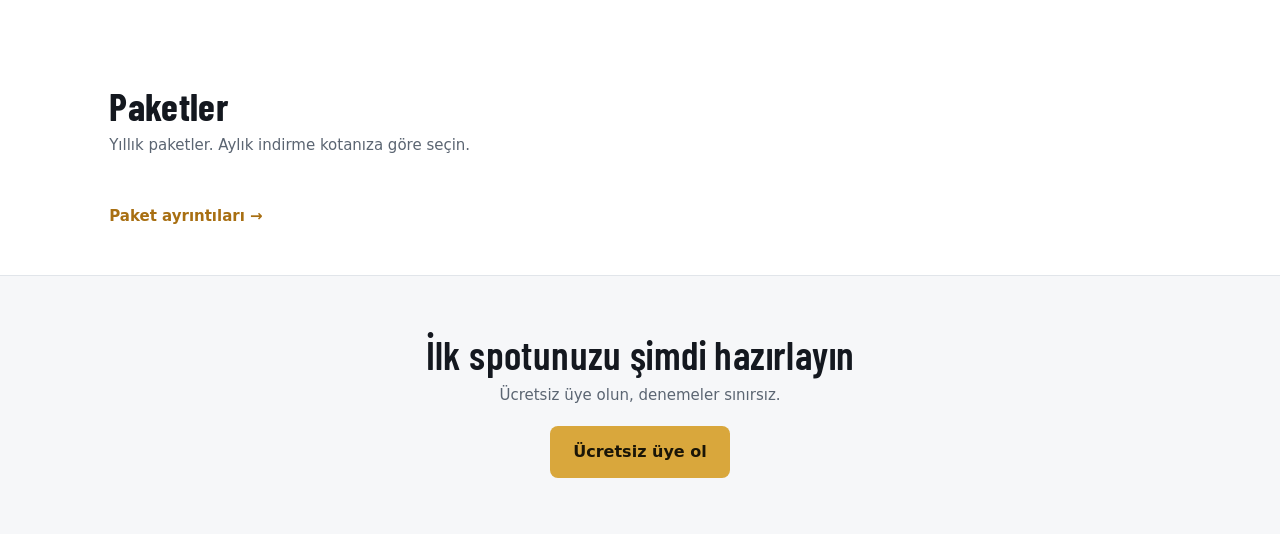
<file: studyo.html>
<!doctype html><html lang="tr"><head><meta charset="utf-8"><meta name="viewport" content="width=device-width,initial-scale=1,viewport-fit=cover">
<link rel="stylesheet" href="https://fonts.googleapis.com/css2?family=Inter:wght@400;500;600&family=Open+Sans:wght@400;500;600&family=Barlow:wght@400;500;600&family=Barlow+Condensed:wght@500;600;700&display=swap&subset=latin-ext">
<link rel="stylesheet" href="css/stil.css?v=94"><link rel="stylesheet" href="css/studyo.css?v=94"><link rel="stylesheet" href="css/ek.css?v=94"><link rel="stylesheet" href="css/mobil.css?v=94"><link rel="stylesheet" href="css/oto.css?v=94"><link rel="stylesheet" href="css/sfmix.css?v=94"><link rel="icon" href="data:image/svg+xml,%3Csvg xmlns=%27http://www.w3.org/2000/svg%27 viewBox=%270 0 40 40%27%3E%3Ccircle cx=%2720%27 cy=%2720%27 r=%2720%27 fill=%27%23e03a2c%27/%3E%3Cg fill=%27%23fff%27%3E%3Crect x=%278%27 y=%2716.5%27 width=%272.6%27 height=%277%27 rx=%271.3%27/%3E%3Crect x=%2712.6%27 y=%2712%27 width=%272.6%27 height=%2716%27 rx=%271.3%27/%3E%3Crect x=%2717.2%27 y=%278.5%27 width=%272.6%27 height=%2723%27 rx=%271.3%27/%3E%3Crect x=%2721.8%27 y=%2714%27 width=%272.6%27 height=%2712%27 rx=%271.3%27/%3E%3Crect x=%2726.4%27 y=%2710.5%27 width=%272.6%27 height=%2719%27 rx=%271.3%27/%3E%3Crect x=%2731%27 y=%2716%27 width=%272.6%27 height=%278%27 rx=%271.3%27/%3E%3C/g%3E%3C/svg%3E"><link rel="manifest" href="manifest.webmanifest"><meta name="theme-color" content="#0e1116"><meta name="mobile-web-app-capable" content="yes"><meta name="apple-mobile-web-app-capable" content="yes"><meta name="apple-mobile-web-app-title" content="Ses Efekti"><meta name="apple-mobile-web-app-status-bar-style" content="black-translucent"><link rel="apple-touch-icon" href="img/apple-touch-icon.png"><title>Stüdyo — Ses Efekti Spot Stüdyo</title></head>
<body class="st">
<svg width="0" height="0" style="position:absolute" aria-hidden="true"><defs>
<linearGradient id="ikBeyaz" x1="0" y1="0" x2="0" y2="1"><stop offset="0" stop-color="#ffffff"/><stop offset="1" stop-color="#d5deea"/></linearGradient>
<linearGradient id="ikMavi" x1="0" y1="0" x2="0" y2="1"><stop offset="0" stop-color="#6aa5f2"/><stop offset="1" stop-color="#2058b8"/></linearGradient>
<linearGradient id="ikYesil" x1="0" y1="0" x2="0" y2="1"><stop offset="0" stop-color="#58d083"/><stop offset="1" stop-color="#1f8a4a"/></linearGradient>
<linearGradient id="ikKirmizi" x1="0" y1="0" x2="0" y2="1"><stop offset="0" stop-color="#ff7a68"/><stop offset="1" stop-color="#c52a1a"/></linearGradient>
<linearGradient id="ikTuruncu" x1="0" y1="0" x2="0" y2="1"><stop offset="0" stop-color="#ffbb6a"/><stop offset="1" stop-color="#e5760f"/></linearGradient>
<linearGradient id="ikKoyu" x1="0" y1="0" x2="0" y2="1"><stop offset="0" stop-color="#6a7686"/><stop offset="1" stop-color="#27303c"/></linearGradient>
<linearGradient id="ikSari" x1="0" y1="0" x2="0" y2="1"><stop offset="0" stop-color="#ffe49a"/><stop offset="1" stop-color="#e6b73a"/></linearGradient>
<linearGradient id="ikSari2" x1="0" y1="0" x2="0" y2="1"><stop offset="0" stop-color="#fff0bb"/><stop offset="1" stop-color="#f0c957"/></linearGradient>
</defs></svg>
<div class="sekmeler" id="sekmeler">
 <button data-t="oto" class="acik">Otomatik</button><button data-t="manuel">Manuel stüdyo</button><button data-t="yz">Yapay zeka modu</button>
 <span class="sagdurum"><span id="dMesaj"></span></span>
 <div class="hizli"><button id="hzDip" title="Arka plandaki fon gürültüsünü ve hışırtıyı temizler">Dip sesi temizle</button><button id="hzEfekt" title="Her basışta sıradaki hazır ses efekti gelir">Ses efektini değiştir</button></div>
</div>
<div id="menu" class="menu"></div>
<div class="arac" id="arac">
 <div class="aracSol" id="aracSol"></div>
 <div class="aracSag">
  <div class="ustSatir"><div class="led" title="Konum"><span id="zaman">0:00.0</span></div><div class="alanlar"><div title="Seçim başı"><small>Baş</small><b id="sBas">—</b></div><div title="Seçim sonu"><small>Son</small><b id="sSon">—</b></div></div></div>
  <div class="metreKutu" title="Mikrofon seviyesi"><div id="metre"><i></i></div><div class="skala"><u>-60</u><u>-40</u><u>-20</u><u>-10</u><u>0 dB</u></div></div>
 </div>
</div>
<div class="orta" id="orta">
 <section id="p-manuel" class="panel"><div id="dock"></div><div id="alan" class="alan"><div id="bosAlan" class="bosalan"><b>Çalışma alanı boş</b><span>Dosyayı buraya sürükleyin ya da kayıt düğmesine basın</span></div></div></section>
 <section id="p-oto" class="panel acik">
  <div class="otoSayfa">
   <div class="otoBaslik"><h2>Otomatik spot</h2><p>Sesinizi yükleyin ya da kaydedin, isterseniz müzik ekleyin. Gürültüyü temizler, sesi dengeler, müziği sesin altına oturtur ve yayına hazır dosyayı çıkarır.</p></div>
   <div class="otoKart">
    <div class="adim">
     <div class="adimBas"><h3>Ses</h3><span class="otoSecili" id="otoSesSecili">Henüz ses yok</span></div>
     <div class="birakAlan" id="dzSes"><b>Ses dosyanızı buraya bırakın</b><small>MP3, WAV, M4A ve video dosyaları</small>
      <div class="btnler"><button class="btn ana" id="otoSesAc">Dosya yükle</button><button class="btn" id="otoKayit">● Mikrofonla kayıt al</button><button class="btn kucuk" id="otoMikSec" title="Birden fazla mikrofonun varsa hangisiyle kayıt yapılacağını seç">Mikrofon seç…</button></div>
      <div class="kayitPanel" id="kayitPanel" hidden><div class="kUst"><span class="kNokta"></span><b>Kayıt alınıyor</b><span id="kayitSure">0:00.0</span></div><div class="kMetre"><i id="kayitMetre"></i></div><div class="btnler"><button class="btn ana" id="kayitBitir">■ Kaydı bitir</button><button class="btn" id="kayitDur">❚❚ Duraklat</button></div></div></div>
     <select id="otoSes" aria-label="Kullanılacak ses"></select></div>
    <div class="adim">
     <div class="adimBas"><h3>Müzik <em>isteğe bağlı</em></h3><span class="otoSecili" id="otoMuzikSecili">Müziksiz</span><button type="button" class="spPlay" id="mCalSec" data-b="cal" data-t="muzikler" data-i="0" title="Dinle" aria-label="Dinle" style="display:none">▶</button><button type="button" class="btn kucuk" id="mTemiz" data-b="mtemiz" style="display:none">Değiştir</button></div>
     <details class="muzikKutu"><summary>Müzik kütüphanesinden seç</summary><div class="muzikIc"><input type="search" id="mAra" placeholder="Müzik ara" aria-label="Müzik ara"><div id="mFiltre" class="chipler"></div><div id="muzikListe" class="spListe"></div></div></details>
     <div class="birakAlan kucukAlan" id="dzMuzik"><small>Ya da kendi müziğinizi buraya bırakın</small><button class="btn kucuk" id="otoMuzikAc">Müzik dosyası yükle</button></div>
     <label class="muzikBitis">Müziğin bitişi <select id="otoBitis"><option value="">Otomatik (tarza göre)</option><option value="fade">Yumuşak fade out</option><option value="vurus">Vuruş (dunk) ile bitir</option></select></label>
     <select id="otoMuzik" hidden aria-label="Kullanılacak müzik"></select></div>
    <div class="adim">
     <div class="adimBas"><h3>Çıkış türü</h3></div>
     <div class="kartlar" id="hedefKart">
      <button data-h="radyo" class="secili"><b>Radyo</b><small>Yayına hazır, −11,6 LUFS, MP3</small></button>
      <button data-h="tv"><b>Televizyon</b><small>Yayın standardı, −23 LUFS</small></button>
      <button data-h="santral"><b>Santral</b><small>Telefon anonsu, 8 kHz WAV</small></button></div>
     <select id="hedef" hidden><option value="radyo">Radyo</option><option value="tv">Televizyon</option><option value="santral">Santral</option></select></div>
    <div class="otoEylem"><button class="btn ana buyuk" id="otoBtn">Otomatik hazırla</button></div>
   </div>
   <div class="otoSonuc" id="otoSonuc" style="display:none">
    <div class="sonucUst"><h3>Sonuç</h3><span class="tarz" id="tarzAd"></span></div>
    <div class="sonucKutu"><canvas id="cSonuc"></canvas><div class="bos" id="bosSonuc">Sonuç burada görünür</div></div>
    <div class="sonucEylem"><button class="btn" id="sonucCal">▶ Dinle</button><button class="btn" id="sonucDur" title="Dinlemeyi durdur">■ Durdur</button><button class="btn" id="yenidenBtn">Başka bir tarz dene</button></div>
    <div class="sonucEylem"><button class="btn ana" id="sonucPaylas">Paylaş</button><button class="btn" id="sonucDisa">Dışa aktar…</button></div>
    <div class="sol" id="sonucBilgi"></div>
   </div>
  </div>
 </section>
 <section id="p-yz" class="panel"><div class="yzSayfa">
  <div id="yzKilit" class="yzKilit"><div><h2>Yapay zeka modu</h2><p>Spot metnini, müzik seçimini ve hazırlığı yapay zekaya bırakın. Bu bölüm ücretli pakete dahildir.</p><a class="btn ana buyuk" target="_blank" rel="noopener" href="https://wa.me/905331509890?text=Merhaba%2C%20yapay%20zeka%20modu%20hakk%C4%B1nda%20bilgi%20almak%20istiyorum">Ücretli pakete geç · bize yazın</a></div></div>
  <div id="yzSohbet" class="yzSohbet" style="display:none">
   <div class="yzUst"><span class="yzRozet">YAPAY ZEKA</span><h2>Metin yazarı</h2><span class="yzAlt">Spotunuzu, jingle sözünüzü ya da anonsunuzu birlikte yazalım.</span></div>
   <div id="yzMesajlar" class="yzMesajlar"></div>
   <div class="yzGiris"><textarea id="yzGirdi" rows="2" placeholder="Firmanızı, kampanyanızı ve süreyi yazın. Örn: Ankara’daki kuaförüm için 30 saniyelik spot"></textarea><button class="btn ana" id="yzGonder">Gönder</button></div>
   <div class="yzOneri" id="yzOneri"></div>
  </div></div></section>
</div>
<div class="durum"><span id="dPen">—</span><span id="dSecim">yok</span><span id="dSes">—</span><span class="sag" id="dFmt"></span></div>
<input type="file" id="dosyaSes" accept="audio/*,video/*" hidden><input type="file" id="dosyaMuzik" accept="audio/*" hidden>
<script src="js/vendor/supabase.js"></script><script src="js/vendor/lame.min.js"></script><script src="js/config.js?v=94"></script><script src="js/veri.js?v=94"></script><script src="js/dil.js?v=94"></script><script src="js/ortak.js?v=94"></script><script src="js/motor.js?v=94"></script><script src="js/araclar.js?v=94"></script><script src="js/studyo.js?v=94"></script>
</body></html>
</file>
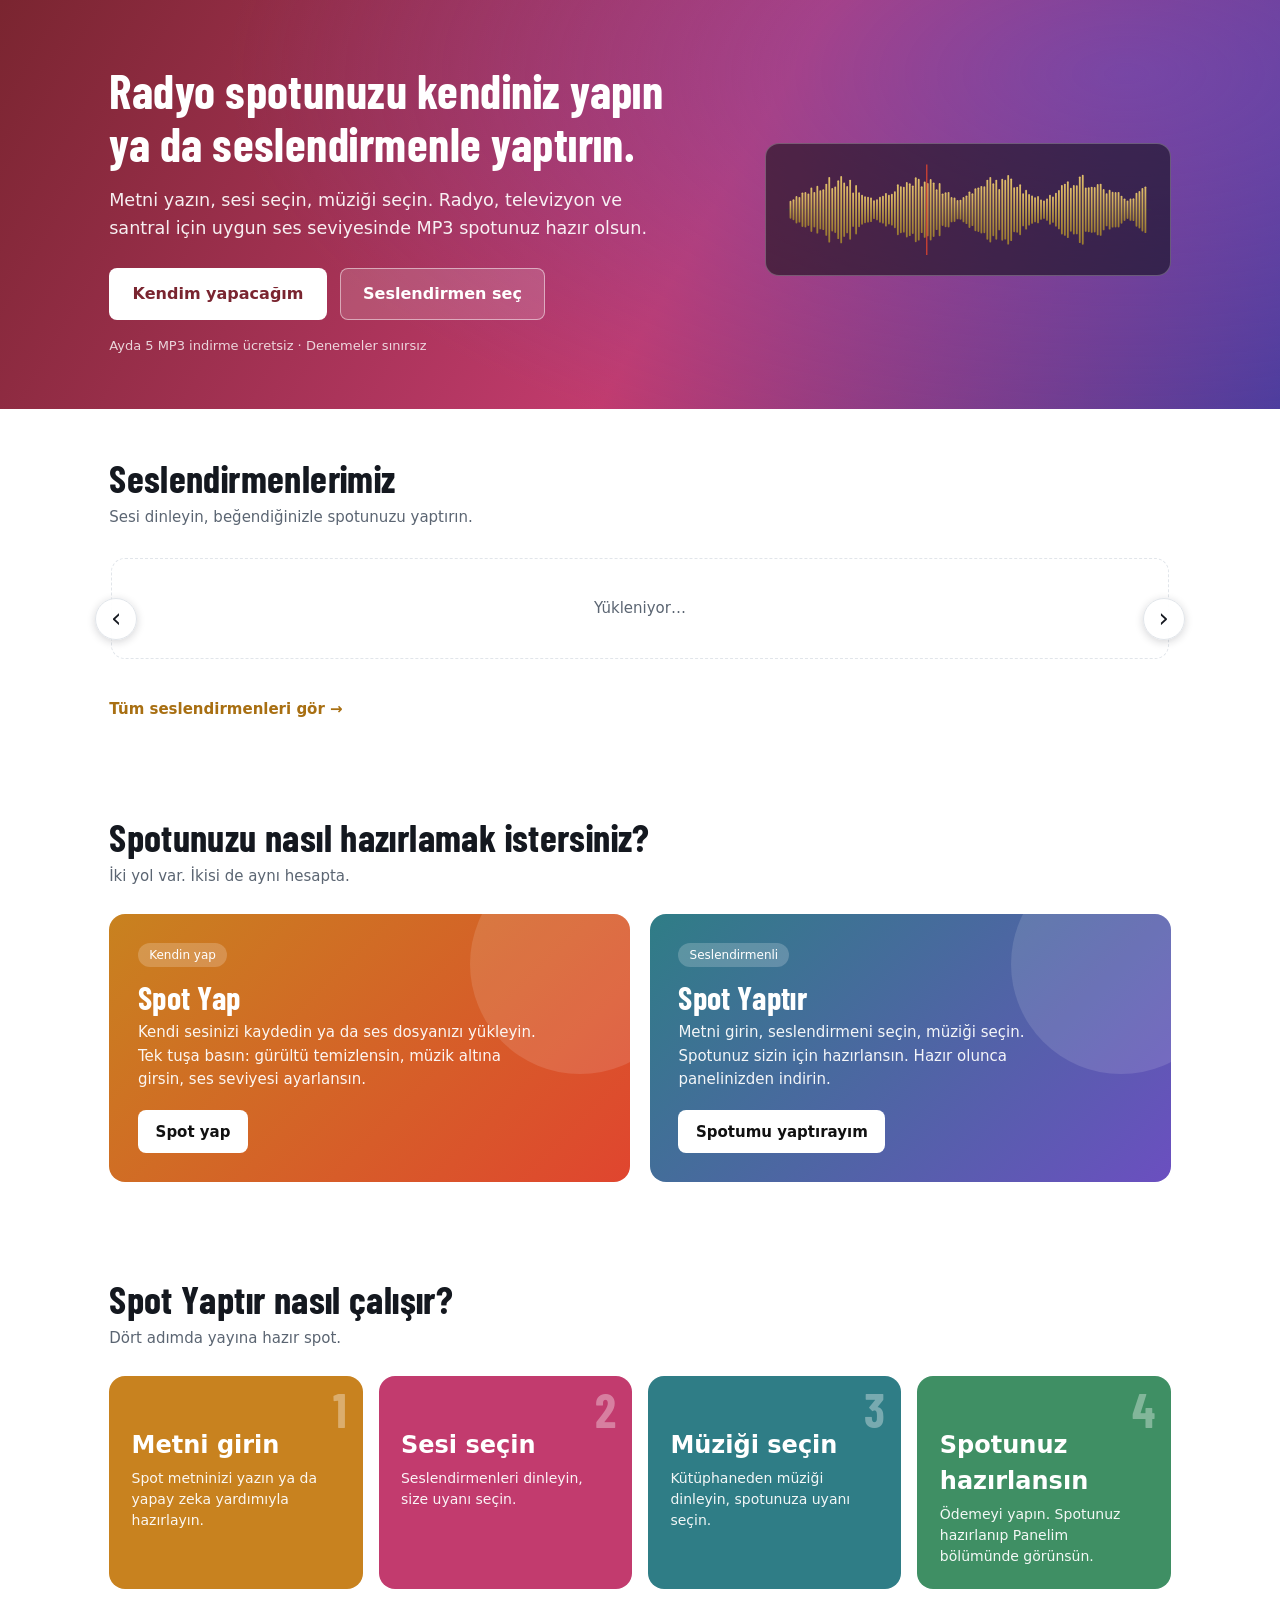
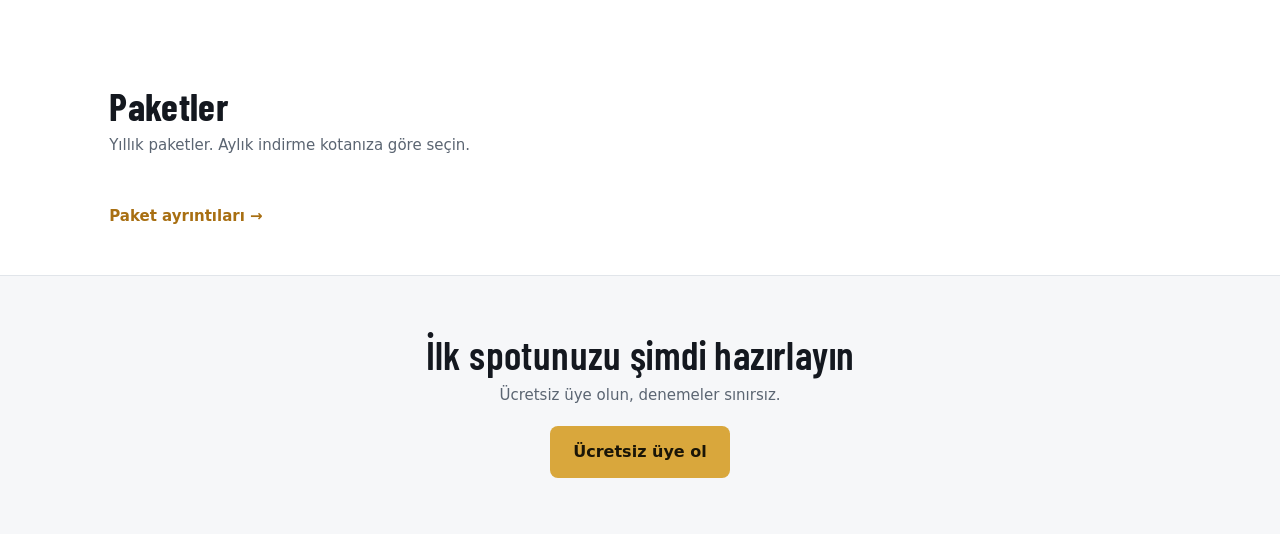
<file: yonetim.html>
<!doctype html><html lang="tr"><head><meta charset="utf-8"><meta name="viewport" content="width=device-width,initial-scale=1,viewport-fit=cover"><link rel="stylesheet" href="https://fonts.googleapis.com/css2?family=Barlow:wght@400;500;600&family=Barlow+Condensed:wght@500;600;700&display=swap&subset=latin-ext"><link rel="stylesheet" href="css/stil.css?v=94"><link rel="stylesheet" href="css/mobil.css?v=94"><link rel="icon" href="data:image/svg+xml,%3Csvg xmlns=%27http://www.w3.org/2000/svg%27 viewBox=%270 0 40 40%27%3E%3Ccircle cx=%2720%27 cy=%2720%27 r=%2720%27 fill=%27%23e03a2c%27/%3E%3Cg fill=%27%23fff%27%3E%3Crect x=%278%27 y=%2716.5%27 width=%272.6%27 height=%277%27 rx=%271.3%27/%3E%3Crect x=%2712.6%27 y=%2712%27 width=%272.6%27 height=%2716%27 rx=%271.3%27/%3E%3Crect x=%2717.2%27 y=%278.5%27 width=%272.6%27 height=%2723%27 rx=%271.3%27/%3E%3Crect x=%2721.8%27 y=%2714%27 width=%272.6%27 height=%2712%27 rx=%271.3%27/%3E%3Crect x=%2726.4%27 y=%2710.5%27 width=%272.6%27 height=%2719%27 rx=%271.3%27/%3E%3Crect x=%2731%27 y=%2716%27 width=%272.6%27 height=%278%27 rx=%271.3%27/%3E%3C/g%3E%3C/svg%3E"><link rel="manifest" href="manifest.webmanifest"><meta name="theme-color" content="#0e1116"><meta name="mobile-web-app-capable" content="yes"><meta name="apple-mobile-web-app-capable" content="yes"><meta name="apple-mobile-web-app-title" content="Ses Efekti"><meta name="apple-mobile-web-app-status-bar-style" content="black-translucent"><link rel="apple-touch-icon" href="img/apple-touch-icon.png"><title>Yönetim — Ses Efekti Spot Stüdyo</title><style>main.sayfa{max-width:1500px}#tab select{width:auto;min-width:125px}#tab th,#tab td{white-space:nowrap;vertical-align:middle}</style></head><body>
<main class="sayfa">
<div class="sekme" id="sekme"><button data-s="ozet" class="acik">Özet</button><button data-s="basvuru">Paket başvuruları <span id="bkRozet"></span></button><button data-s="uyeler">Üyeler</button><button data-s="siparis">Siparişler</button><button data-s="sv">Seslendirmenler</button><button data-s="hakedis">Hakediş (Cuma)</button><button data-s="geri">Geri bildirimler</button><button data-s="ayar">Paketler ve fiyatlar</button><button data-s="kutup">Kütüphane yükleme</button></div>
<div id="icerik"></div></main>
<script src="js/vendor/supabase.js"></script><script src="js/config.js?v=94"></script><script src="js/veri.js?v=94"></script><script src="js/dil.js?v=94"></script><script src="js/ortak.js?v=94"></script>
<script src="js/yonetim.js?v=94"></script></body></html>
</file>
<file: css/stil.css>
:root{--bg:#121417;--y1:#181b1f;--y2:#1f2328;--y3:#292e35;--cizgi:#323840;--yazi:#e9e4d8;--sol:#a39f93;--pirinc:#c8a24c;--pirinc2:#e0bd6a;--kirmizi:#e0452f;--yesil:#5fae8a;--muzik:#4f9aa0;--ses:#c8a24c;--r:6px}
*{box-sizing:border-box;margin:0}
html,body{height:100%}
body{background:var(--bg);color:var(--yazi);font:15px/1.5 'Barlow',system-ui,sans-serif;-webkit-font-smoothing:antialiased;font-variant-numeric:tabular-nums}
a{color:var(--pirinc2);text-decoration:none}a:hover{text-decoration:underline}
h1,h2,h3{font-family:'Barlow Condensed','Barlow',sans-serif;font-weight:600;letter-spacing:.01em;line-height:1.1}
button,input,select,textarea{font:inherit;color:inherit}
:focus-visible{outline:2px solid var(--pirinc2);outline-offset:2px}
.btn{background:var(--y3);border:1px solid var(--cizgi);color:var(--yazi);padding:.5rem .95rem;border-radius:var(--r);cursor:pointer;transition:background .15s,border-color .15s}
.btn:hover{background:#333a43;border-color:#47505b}
.btn.ana{background:var(--pirinc);border-color:var(--pirinc);color:#1a1507;font-weight:600}
.btn.ana:hover{background:var(--pirinc2)}
.btn.kayit{background:var(--kirmizi);border-color:var(--kirmizi);color:#fff;font-weight:600}
.btn.kucuk{padding:.25rem .6rem;font-size:13px}
.btn:disabled{opacity:.45;cursor:not-allowed}
input[type=text],input[type=email],input[type=password],input[type=number],input[type=search],select,textarea{background:var(--y1);border:1px solid var(--cizgi);border-radius:var(--r);padding:.5rem .65rem;width:100%}
input:focus,select:focus,textarea:focus{border-color:var(--pirinc);outline:none}
label{display:block;font-size:13px;color:var(--sol);margin-bottom:.25rem}
.ust{display:flex;align-items:center;gap:1.2rem;padding:.7rem 1.2rem;background:var(--y1);border-bottom:1px solid var(--cizgi)}
.logo{font-family:'Barlow Condensed';font-weight:700;font-size:1.45rem;letter-spacing:.02em;color:var(--yazi)}
.logo i{display:inline-block;width:.55em;height:.55em;border-radius:50%;background:var(--kirmizi);margin-right:.35em;vertical-align:.05em}
.ust nav{display:flex;gap:1rem;flex:1}
.ust nav a{color:var(--sol)}.ust nav a.acik,.ust nav a:hover{color:var(--yazi);text-decoration:none}
.sag{display:flex;align-items:center;gap:.8rem;font-size:14px;color:var(--sol)}
.kota{background:var(--y2);border:1px solid var(--cizgi);border-radius:99px;padding:.2rem .8rem;color:var(--yazi);font-size:13px}
.sayfa{max-width:1100px;margin:0 auto;padding:1.5rem 1.2rem 4rem}
.kart{background:var(--y1);border:1px solid var(--cizgi);border-radius:10px;padding:1.2rem}
.izgara{display:grid;gap:1rem}
.g3{grid-template-columns:repeat(auto-fit,minmax(250px,1fr))}
.g4{grid-template-columns:repeat(auto-fit,minmax(170px,1fr))}
.sayi{font-family:'Barlow Condensed';font-size:2.4rem;font-weight:600;color:var(--pirinc2)}
.sol{color:var(--sol)}
table{width:100%;border-collapse:collapse}
th,td{text-align:left;padding:.55rem .6rem;border-bottom:1px solid var(--cizgi);font-size:14px}
th{color:var(--sol);font-weight:500}
.etiket{display:inline-block;padding:.05rem .55rem;border-radius:99px;font-size:12px;background:var(--y3);border:1px solid var(--cizgi)}
.etiket.p{background:rgba(200,162,76,.15);border-color:var(--pirinc);color:var(--pirinc2)}
#toast{position:fixed;bottom:1.2rem;left:50%;transform:translateX(-50%);background:var(--y3);border:1px solid var(--pirinc);padding:.6rem 1rem;border-radius:var(--r);z-index:99;opacity:0;pointer-events:none;transition:opacity .2s}
#toast.goster{opacity:1}
.sekme{display:flex;gap:.2rem;border-bottom:1px solid var(--cizgi);margin-bottom:1rem;flex-wrap:wrap}
.sekme button{background:none;border:0;padding:.6rem 1rem;color:var(--sol);cursor:pointer;border-bottom:2px solid transparent}
.sekme button.acik{color:var(--yazi);border-color:var(--pirinc)}
.deneme{background:rgba(200,162,76,.12);border-bottom:1px solid var(--pirinc);padding:.35rem 1rem;font-size:13px;text-align:center}
/* giriş sayfası */
.kahraman{display:grid;grid-template-columns:1.15fr 1fr;gap:3rem;align-items:center;max-width:1100px;margin:0 auto;padding:4rem 1.2rem 2rem}
.kahraman h1{font-size:clamp(2.6rem,6vw,4.6rem);margin-bottom:1rem}
.kahraman p.alt{color:var(--sol);font-size:1.1rem;max-width:34em}
.konsol{background:var(--y1);border:1px solid var(--cizgi);border-radius:12px;padding:1rem}
.konsol svg{width:100%;height:auto;display:block}
.kapilar{max-width:1100px;margin:0 auto;padding:1rem 1.2rem 4rem}
.kapi{padding:1.2rem}.kapi h3{font-size:1.5rem;margin-bottom:.4rem}.kapi p{color:var(--sol);font-size:14px}
.yakinda{opacity:.6}
.giris-kutu{max-width:400px;padding:1.8rem 1.6rem;border-radius:14px;box-shadow:0 20px 50px rgba(0,0,0,.35)}
.giris-kutu .alan{margin-bottom:1rem}
.giris-kutu label{display:block;font-size:13px;color:var(--sol);margin-bottom:.3rem}
.giris-kutu input{padding:.75rem .85rem;border-radius:9px;font-size:15px}
.gbaslik{font-size:1.9rem;margin-bottom:.25rem}.galt{color:var(--sol);font-size:14px;margin-bottom:1.3rem}
.sifreKap{position:relative}.sifreKap input{padding-right:4.6rem}
.goz{position:absolute;right:.4rem;top:50%;transform:translateY(-50%);background:none;border:0;color:var(--pirinc2);cursor:pointer;font-size:13px;padding:.35rem .5rem;border-radius:6px}.goz:hover{background:var(--y3)}
.gonder{width:100%;padding:.8rem;border-radius:9px;font-size:16px}
.gdeg{text-align:center;margin-top:1rem;font-size:14px}.gnot{text-align:center;color:var(--sol);font-size:12.5px;margin-top:.7rem}
.hata{color:#ff8f7e;font-size:14px;min-height:1.3em;margin:.4rem 0}
@media(max-width:800px){.kahraman{grid-template-columns:1fr;padding-top:2rem}.ust{flex-wrap:wrap}}
@media(prefers-reduced-motion:reduce){*{transition:none!important;animation:none!important}}
:root{color-scheme:dark}input[type=date]{background:var(--y1);border:1px solid var(--cizgi);border-radius:var(--r);padding:.4rem .5rem}
.logo b{font-weight:700}.logo span{font-weight:500;opacity:.55}
.gbBtn{background:transparent;border:1px solid var(--cizgi);color:var(--yazi);border-radius:8px;padding:.3rem .8rem;font-size:13.5px;cursor:pointer}.gbBtn:hover{border-color:#8fb0e6;color:#1f5fd6}

.ops{opacity:.65;font-weight:400}.ipucu{color:var(--sol);font-size:12.5px;margin-top:.35rem}
.logo .logoIk{display:inline-block;vertical-align:-.25em;margin-right:.45em}
#altBilgi{text-align:center;padding:1.6rem 1rem 2.2rem;font-size:13px;color:var(--sol)}#altBilgi a{color:inherit;text-decoration:none;font-weight:600}
.hkSayfa{max-width:760px}.hkSayfa h1{font-size:2rem;margin:.2rem 0 1rem}.hkSayfa p{line-height:1.75;margin:0 0 1.1rem;font-size:16px}.hkSayfa .hkIletisim{margin-top:1.6rem;padding-top:1.2rem;border-top:1px solid var(--cizgi)}
.hkSayfa h2{font-size:1.15rem;margin:1.4rem 0 .4rem}#altBilgi a{color:inherit;text-decoration:underline}
.ust .logo{display:inline-flex;align-items:center}.ust .logo b{line-height:1;display:block}.ust .logo span{line-height:1}
.ust .logo b{position:relative;top:.1em}

#altBilgi .odS,.odS{display:block;width:fit-content;max-width:calc(100% - 2rem);margin:0 auto 1rem;background:#fff;border-radius:10px;padding:.55rem .9rem;line-height:0}
.odS img{display:block;width:380px;max-width:100%;height:auto}
.odS.ic{margin:.7rem 0;margin-left:0}.odS.ic img{width:330px}

.ust .logo,.ust nav a{white-space:nowrap}.ust .logo{flex-shrink:0}
@media(min-width:821px){.ust{flex-wrap:wrap}.ust nav{flex-wrap:wrap;min-width:0}}
@media(min-width:821px){.ust nav:has(a:nth-child(7)){order:3;flex:1 1 100%;gap:1.4rem;padding-top:.5rem;margin-top:.2rem;border-top:1px solid var(--cizgi)}}
</file>
<file: css/vitrin.css>
/* V91 vitrin: ana sayfa, Seslendirmenler, Spot Yaptır. Mevcut koyu temayı (stil.css değişkenleri) kullanır. */
.vitrin{--c1:#c8821f}
.vHero{background:radial-gradient(900px 420px at 88% 18%,rgba(107,79,192,.55),transparent),linear-gradient(120deg,#7a2530 0%,#c23b6e 55%,#4a3b9a 100%);color:#fff}
.vHero .vIc{max-width:1100px;margin:0 auto;display:grid;grid-template-columns:1.5fr 1fr;gap:3rem;align-items:center;padding:4rem 1.2rem 3.4rem}
.vHero h1{font-size:clamp(2rem,3.7vw,3.1rem);line-height:1.12;text-wrap:balance;font-weight:700;margin-bottom:1rem;color:#fff}
.vHero p.vAlt{color:rgba(255,255,255,.92);font-size:1.1rem;line-height:1.6;max-width:32em}
.vHero .vNot{color:rgba(255,255,255,.8);font-size:13px;margin-top:1rem}
.vCta{display:flex;gap:.8rem;margin-top:1.6rem;flex-wrap:wrap}
.vBtn{display:inline-block;padding:.8rem 1.4rem;border-radius:8px;font-size:1rem;font-weight:600;text-decoration:none;border:1px solid transparent;cursor:pointer}
.vBtn.beyaz{background:#fff;color:#7a2530}.vBtn.cam{background:rgba(255,255,255,.15);border-color:rgba(255,255,255,.5);color:#fff}
.vBtn.altin{background:var(--pirinc);color:#1a1507}.vBtn:hover{filter:brightness(1.06);text-decoration:none}
.vHero .vDalga{background:rgba(10,12,16,.55);border:1px solid rgba(255,255,255,.25);border-radius:14px;padding:1.1rem 1.2rem}
.vHero .vDalga svg{display:block;width:100%;height:auto}
.vBand{max-width:1100px;margin:0 auto;padding:3rem 1.2rem}
.vBand h2{font-size:2.4rem;font-weight:700;margin-bottom:.4rem}
.vBand .vAlt2{color:var(--sol);margin-bottom:1.6rem;max-width:42em;line-height:1.55}
.vTum{display:inline-block;margin-top:1.4rem;color:var(--pirinc2);font-weight:600}
/* iki yol */
.vYol{display:grid;grid-template-columns:1fr 1fr;gap:1.2rem}
.vYk{border-radius:16px;padding:1.8rem;color:#fff;position:relative;overflow:hidden;min-height:240px;display:flex;flex-direction:column}
.vYk h3{font-size:2rem;font-weight:700;margin-bottom:.4rem;color:#fff}.vYk p{opacity:.94;line-height:1.55;max-width:27em}
.vYk .rozet{display:inline-block;background:rgba(255,255,255,.2);border-radius:99px;padding:.2rem .7rem;font-size:12px;margin-bottom:.8rem;align-self:flex-start}
.vYk .b{margin-top:auto;padding-top:1.2rem}.vYk .b a{display:inline-block;background:#fff;color:#111;border-radius:8px;padding:.65rem 1.1rem;font-weight:600;text-decoration:none}
.vYk:after{content:"";position:absolute;right:-60px;top:-60px;width:220px;height:220px;border-radius:50%;background:rgba(255,255,255,.12);pointer-events:none}
.vY1{background:linear-gradient(135deg,#c8821f,#e0452f)}.vY2{background:linear-gradient(135deg,#2f7d86,#6b4fc0)}
/* adımlar */
.vAd{display:grid;grid-template-columns:repeat(4,1fr);gap:1rem}
.vAk{border-radius:16px;padding:1.4rem;color:#fff;min-height:170px;position:relative}
.vAk .n{font:700 3rem/1 'Barlow Condensed',sans-serif;opacity:.35;position:absolute;right:1rem;top:.6rem}
.vAk h4{font-size:1.5rem;font-weight:700;margin:1.8rem 0 .3rem;color:#fff}.vAk p{font-size:14px;opacity:.94;line-height:1.5}
.vA1{background:#c8821f}.vA2{background:#c23b6e}.vA3{background:#2f7d86}.vA4{background:#3f8f64}
/* paketler */
.vPk{display:grid;grid-template-columns:repeat(4,1fr);gap:1rem}
.vPk .kart h3{font-size:1.5rem;margin-bottom:.2rem}.vPk .fy{font:700 1.9rem 'Barlow Condensed',sans-serif;margin:.4rem 0}.vPk .fy small{font:400 13px Inter,sans-serif;color:var(--sol)}
.vPk .kart.on{border-color:var(--pirinc)}.vPk li{list-style:none;color:var(--sol);font-size:14px;padding:.15rem 0}.vPk ul{padding:0;margin:.6rem 0 0}
.vSon{text-align:center;padding:3.5rem 1.2rem;background:var(--y1);border-top:1px solid var(--cizgi)}
.vSon h2{font-size:2.5rem;margin-bottom:.5rem}.vSon p{color:var(--sol);margin-bottom:1.2rem}
/* Seslendirmenler başlık + filtre */
.sBaner{background:linear-gradient(90deg,#d9473f,#c23b6e);color:#fff}
.sBaner .si{max-width:1100px;margin:0 auto;padding:2.2rem 1.2rem}
.sBaner h1{font-size:2.8rem;font-weight:700;color:#fff}.sBaner p{opacity:.94;max-width:38em;margin-top:.3rem;line-height:1.5}
.sFiltre{background:var(--y1);border-bottom:1px solid var(--cizgi);position:relative;z-index:5}
.sFiltre .fi{max-width:1100px;margin:0 auto;padding:.9rem 1.2rem;display:flex;gap:.8rem;flex-wrap:wrap;align-items:center}
.sFiltre details{position:relative}
.sFiltre summary{list-style:none;cursor:pointer;border:1px solid var(--cizgi);border-radius:8px;padding:.55rem 1rem;font-size:14px;background:var(--y2);color:var(--yazi);user-select:none}
.sFiltre summary::-webkit-details-marker{display:none}.sFiltre summary:after{content:" ⌄";color:var(--sol)}
.sFiltre details[open] summary{border-color:var(--pirinc)}.sFiltre summary.say{border-color:var(--pirinc)}
.sFiltre .pn{position:absolute;left:0;top:calc(100% + 6px);background:var(--y2);border:1px solid var(--cizgi);border-radius:12px;padding:1rem 1.1rem;min-width:260px;box-shadow:0 12px 30px rgba(0,0,0,.45);display:grid;gap:.9rem}
.sFiltre .pn.gen{min-width:340px}
.sFiltre .pn h5{font-size:.95rem;margin-bottom:.4rem;font-family:'Barlow Condensed',sans-serif;letter-spacing:.02em}
.sFiltre .pn label{display:flex;gap:.5rem;align-items:center;font-size:14px;margin:.25rem 0;color:var(--yazi);cursor:pointer}
.sFiltre .pn label i{font-style:normal;color:var(--sol);font-size:12.5px}
.sFiltre .pn input[type=number]{width:110px}
.sFiltre .fSag{margin-left:auto;font-size:14px;color:var(--sol)}.sFiltre .fSag a{color:var(--pirinc2);cursor:pointer;margin-left:.6rem}
/* kartlar */
.vGrid{display:grid;grid-template-columns:repeat(3,1fr);gap:1.2rem}
.bc{background:var(--y1);border:1px solid var(--cizgi);border-radius:14px;overflow:hidden;display:flex;flex-direction:column}
.bc .foto{height:150px;position:relative;display:grid;place-items:center}
.bc .foto .ini{font:700 4.6rem 'Barlow Condensed',sans-serif;color:rgba(255,255,255,.28);position:absolute;inset:0;display:grid;place-items:center;pointer-events:none}
.bc .foto .one{position:absolute;left:.8rem;top:.8rem;background:#e0452f;color:#fff;border-radius:99px;padding:.2rem .7rem;font-size:12px;font-weight:600}
.bc .oyn{position:relative;width:64px;height:64px;border-radius:50%;border:0;background:#fff;color:#1a1a1a;cursor:pointer;display:grid;place-items:center;box-shadow:0 6px 18px rgba(0,0,0,.3);transition:transform .12s}
.bc .oyn:hover{transform:scale(1.06)}.bc .oyn svg{width:26px;height:26px}
.bc .oyn .dur{display:none}.bc.cal .oyn .oy{display:none}.bc.cal .oyn .dur{display:block}
.bc .pb{height:4px;background:rgba(255,255,255,.14);position:relative}.bc .pb i{position:absolute;left:0;top:0;bottom:0;width:0;background:var(--pirinc2)}
.bc .bg{padding:1rem 1.1rem 1.1rem;display:flex;flex-direction:column;gap:.55rem;flex:1}
.bc .u2{display:flex;gap:.7rem;align-items:flex-start}.bc .kim{flex:1;min-width:0}.bc .kim b{display:block;font-size:1.08rem}.bc .kim span{color:var(--sol);font-size:13px;line-height:1.45;display:block;margin-top:.15rem}
.bc .fy{text-align:right;flex:none}.bc .fy b{font:700 1.5rem 'Barlow Condensed',sans-serif}.bc .fy span{display:block;color:var(--sol);font-size:12px}
.bc .chips{display:flex;gap:.35rem;flex-wrap:wrap}.bc .chips em{font-style:normal;font-size:12px;border:1px solid var(--cizgi);border-radius:99px;padding:.1rem .6rem;color:var(--sol)}
.bc .tes{font-size:13px;color:var(--sol)}
.bc .yap{display:block;text-align:center;margin-top:auto;border-radius:8px;padding:.6rem .8rem;font-weight:600;color:#fff;text-decoration:none}
.bc .yap:hover{filter:brightness(1.08);text-decoration:none}
.vBos{grid-column:1/-1;text-align:center;color:var(--sol);padding:2.4rem 1rem;border:1px dashed var(--cizgi);border-radius:14px}
/* giriş penceresi */
.gm{position:fixed;inset:0;background:rgba(0,0,0,.66);z-index:90;display:flex;align-items:center;justify-content:center;padding:1rem;overflow:auto}
.gm[hidden]{display:none}
.gm .giris-kutu{background:var(--y1);border:1px solid var(--cizgi);border-radius:16px;padding:1.8rem 1.6rem;width:100%;max-width:400px;position:relative}
.gm .gKapat{position:absolute;right:.7rem;top:.5rem;background:none;border:0;color:var(--sol);font-size:1.6rem;cursor:pointer;line-height:1}
.gm .gbaslik{font-size:1.9rem;margin-bottom:.2rem}.gm .galt{color:var(--sol);margin-bottom:1rem}
.gm .alan{margin-bottom:.85rem}.gm .alan label{display:block;font-size:13px;margin-bottom:.3rem;color:var(--sol)}
.gm .alan input{width:100%}.gm .gonder{width:100%;margin-top:.3rem}
.gm .hata{color:#ff8a78;font-size:13px;min-height:1.1rem;margin:.2rem 0}
.gm .gdeg,.gm .gnot{font-size:13px;color:var(--sol);margin-top:.8rem}
.gm .sifreKap{position:relative}.gm .sifreKap button{position:absolute;right:.4rem;top:50%;transform:translateY(-50%);background:none;border:0;color:var(--sol);cursor:pointer;font-size:12px}
.gm .ops{opacity:.7}.gm .ipucu{font-size:12px;color:var(--sol);margin-top:.25rem}
/* Spot Yaptır */
.sp{max-width:1100px;margin:0 auto;padding:2rem 1.2rem 3rem;display:grid;grid-template-columns:1fr 340px;gap:1.6rem;align-items:start}
.sp h1{font-size:2.4rem;font-weight:700;margin-bottom:.3rem}.sp .alt{color:var(--sol);margin-bottom:1.2rem}
.sp .adim{background:var(--y1);border:1px solid var(--cizgi);border-radius:14px;padding:1.2rem;margin-bottom:1rem}
.sp .adim h3{font-size:1.4rem;margin-bottom:.7rem;display:flex;gap:.6rem;align-items:center}
.sp .adim h3 b{width:30px;height:30px;border-radius:50%;background:var(--pirinc);color:#1a1507;display:grid;place-items:center;font-size:1rem}
.sp textarea{width:100%;min-height:150px}.sp .say{font-size:12.5px;color:var(--sol);text-align:right;margin-top:.25rem}
.sp .izg2{display:grid;grid-template-columns:1fr 1fr;gap:.8rem}.sp .izg3{display:grid;grid-template-columns:1fr 1fr 1fr;gap:.8rem}
.sp label.k{display:block;font-size:13px;color:var(--sol);margin-bottom:.3rem}
.sp input[type=text],.sp input[type=tel],.sp input[type=email],.sp select,.sp textarea{width:100%}
.sSec{display:grid;gap:.6rem}
.sSec .sc{display:flex;gap:.8rem;align-items:center;border:1px solid var(--cizgi);border-radius:12px;padding:.7rem .9rem;cursor:pointer;background:var(--y2)}
.sSec .sc.sec{border-color:var(--pirinc);background:rgba(200,162,76,.1)}
.sSec .sc input{flex:none}.sSec .sc .av{width:42px;height:42px;border-radius:50%;display:grid;place-items:center;font:700 1.1rem 'Barlow Condensed',sans-serif;color:#fff;flex:none}
.sSec .sc .t{flex:1;min-width:0}.sSec .sc .t b{display:block}.sSec .sc .t span{font-size:12.5px;color:var(--sol)}
.sSec .sc .oy2{border:1px solid var(--cizgi);background:var(--y3);color:var(--yazi);border-radius:8px;padding:.35rem .7rem;font-size:13px;cursor:pointer;flex:none}
.sSec .sc .fy2{font:700 1.2rem 'Barlow Condensed',sans-serif;flex:none}
.sOz{background:var(--y1);border:1px solid var(--pirinc);border-radius:14px;padding:1.2rem;position:sticky;top:1rem}
.sOz h3{font-size:1.4rem;margin-bottom:.7rem}.sOz table{width:100%;font-size:14px}.sOz td{padding:.3rem 0}.sOz td:last-child{text-align:right}
.sOz .top td{border-top:1px solid var(--cizgi);padding-top:.6rem;font-size:1.1rem}
.sOz .btn.ana{width:100%;margin-top:.9rem;padding:.8rem}.sOz .nt{font-size:12.5px;color:var(--sol);margin-top:.7rem;line-height:1.5}
.sTam{max-width:640px;margin:2.5rem auto;padding:0 1.2rem}
.sTam .kart{padding:1.6rem}.sTam h1{font-size:2.2rem;margin-bottom:.4rem}.sTam .kod{display:inline-block;background:var(--y3);border:1px solid var(--cizgi);border-radius:6px;padding:.1rem .6rem;font-family:monospace}
.sTam table{width:100%;margin:.8rem 0;font-size:14px}.sTam td{padding:.3rem 0}.sTam td:last-child{text-align:right}
@media(max-width:900px){
 .vGrid,.vPk{grid-template-columns:1fr 1fr}.vAd{grid-template-columns:1fr 1fr}.sp{grid-template-columns:1fr}.sOz{position:static}
}
@media(max-width:700px){
 .vHero .vIc{grid-template-columns:1fr;padding:2.2rem 1rem 2.4rem;gap:1.6rem}
 .vBand{padding:2.2rem 1rem}.vBand h2{font-size:1.9rem}.vYol,.vGrid,.vPk,.vAd{grid-template-columns:1fr}
 .sBaner h1{font-size:2.1rem}.sFiltre .pn{position:fixed;left:.8rem;right:.8rem;top:auto;min-width:0!important;max-height:70vh;overflow:auto}
 .sFiltre .fSag{margin-left:0;width:100%}
 .sp .izg2,.sp .izg3{grid-template-columns:1fr}
}
@media(max-width:820px){html:has(body.vitrin),body.vitrin{height:auto!important;overflow-y:visible!important}}

/* V93 ana sayfa seslendirmen kaydırıcısı */
.vSlW{position:relative}
.vSlide{display:flex;gap:1rem;overflow-x:auto;scroll-snap-type:x mandatory;-webkit-overflow-scrolling:touch;scrollbar-width:none;padding:.2rem .1rem 1rem}
.vSlide::-webkit-scrollbar{display:none}
.vSlide>.bc{flex:0 0 280px;scroll-snap-align:start;min-width:0}
.vSlide>.vBos{flex:1}
.vOk{position:absolute;top:36%;z-index:2;width:42px;height:42px;border-radius:50%;border:1px solid var(--cizgi,#323840);background:#0e1116e6;color:#fff;font-size:26px;line-height:1;cursor:pointer;display:flex;align-items:center;justify-content:center;padding:0 0 3px}
.vOk.sol{left:-14px}.vOk.sag{right:-14px}.vOk:disabled{opacity:.25;cursor:default}
.vSlW.tek .vOk{display:none}
@media(max-width:760px){.vSlide>.bc{flex-basis:76vw}.vOk{display:none}.sBaner .si,.sBaner h1,.sBaner p{min-width:0;max-width:100%;overflow-wrap:anywhere}}

.sHizliW{background:var(--y1);border-bottom:1px solid var(--cizgi)}
.sHizli{max-width:1100px;margin:0 auto;padding:.8rem 1.2rem;display:flex;gap:.6rem;flex-wrap:wrap}
.sHizli .hz{border:1px solid var(--cizgi);background:transparent;color:var(--yazi);border-radius:8px;padding:.5rem .95rem;font-size:14px;cursor:pointer;font-family:inherit}
.sHizli .hz.on{background:var(--pirinc);border-color:var(--pirinc);color:#1a1507;font-weight:600}
@media(max-width:760px){.sHizli{flex-wrap:nowrap;overflow-x:auto;scrollbar-width:none}.sHizli::-webkit-scrollbar{display:none}.sHizli .hz{flex:none}.izg3{grid-template-columns:1fr!important}.sp .adim,.adim{min-width:0}}

/* V93 açık (beyaz) kurumsal görünüm: yalnızca vitrin sayfaları */
body.vitrin{--bg:#ffffff;--y1:#f6f7f9;--y2:#ffffff;--y3:#eceff3;--cizgi:#e1e5ea;--yazi:#14181f;--sol:#5b6572;--pirinc:#d9a73c;--pirinc2:#a86f12;--r:8px;color-scheme:light;background:var(--bg);color:var(--yazi)}
html:has(body.vitrin){color-scheme:light;background:#fff}
body.vitrin .ust{background:#fff;border-bottom:1px solid var(--cizgi)}
body.vitrin .ust .sag a,body.vitrin .ust .sag button{color:var(--yazi)}
body.vitrin .vBand.gri{background:var(--y1)}
body.vitrin .bc{background:#fff;border:1px solid var(--cizgi);box-shadow:0 1px 3px rgba(20,24,31,.06)}
body.vitrin .vBtn.altin{background:#d9a73c;color:#1a1507}
body.vitrin .sHizli .hz.on,body.vitrin .sp .adim h3 b{background:#14181f;border-color:#14181f;color:#fff}
body.vitrin .sFiltre .pn{box-shadow:0 12px 30px rgba(20,24,31,.14)}
body.vitrin .sSec .sc.sec{background:rgba(20,24,31,.05);border-color:#14181f}
body.vitrin .vOk{background:#fffffff2;color:#14181f;box-shadow:0 2px 8px rgba(20,24,31,.18)}
body.vitrin .btn.birincil,body.vitrin button.btn:not(.kucuk){background:#14181f;color:#fff;border-color:#14181f}
body.vitrin input,body.vitrin select,body.vitrin textarea{background:#fff;color:var(--yazi);border:1px solid #cdd3db}
body.vitrin .bc .pb{background:#e6e9ee}
body.vitrin .gm{background:rgba(20,24,31,.5)}
body.vitrin .gm .kutu{background:#fff;color:var(--yazi)}
@media(max-width:900px){.sp{grid-template-columns:minmax(0,1fr)!important}.sp>*{min-width:0}.sp .adim,.sp .izg3>*,.sp .izg2>*{min-width:0}.sp input,.sp select,.sp textarea{max-width:100%;min-width:0}}
@media(max-width:700px){.sSec .sc{flex-wrap:wrap}.sSec .sc>div{flex:1 1 130px;min-width:0}}
/* V93.1 telefonda kaydırma: html ve body'nin ikisi birden kaydırma kutusu olmasın, kaydırma zincirini kesmesin */
@media(max-width:820px){html:has(body.vitrin),body.vitrin{overscroll-behavior-y:auto!important;overflow-x:clip!important;overflow-y:visible!important;height:auto!important;min-height:100%}html:has(body.vitrin){overflow-y:auto!important}}
</file>
<file: css/mobil.css>
/* Telefon ve dar ekranlar (en son yüklenir, yalnızca küçük ekranı etkiler) */
@media (max-width:820px){
  html,body{overflow-x:hidden;overscroll-behavior-y:contain}
  body.st .pen .bas{touch-action:none}
  .ust,body.st .ust,body.acikSayfa .ust{padding:.5rem .8rem!important;gap:.35rem .8rem!important;flex-wrap:wrap}
  .ust .logo{font-size:1.15rem;order:1}
  .ust .sag{order:2;margin-left:auto;gap:.4rem;font-size:12px;flex-wrap:wrap;justify-content:flex-end}
  .ust nav{order:3;flex:0 0 100%;gap:1.3rem;padding-top:.1rem}
  .ust nav a{font-size:14px;padding:.15rem 0}
  .sag>span:not(.plan):not(.kota){display:none}
  .sag .plan,.sag .kota{font-size:11.5px;padding:.15rem .55rem}
  .sag .gbBtn{font-size:11.5px;padding:.2rem .55rem}
  .sag .btn.kucuk,.sag .gbBtn{padding:.25rem .6rem;font-size:12px;min-height:0!important}
  .sonucKutu{height:150px}
  .dilSec button{padding:.2rem .5rem;font-size:11.5px}
  .ustDisa{display:inline-flex!important;font-size:12px!important;padding:.3rem .55rem!important;gap:.3rem!important;border-radius:6px!important;box-shadow:none!important;white-space:nowrap}
  .ustDisa svg{width:14px!important;height:14px!important}
  .sekmeler{overflow-x:auto;flex-wrap:nowrap;-webkit-overflow-scrolling:touch;scrollbar-width:none}
  .sekmeler::-webkit-scrollbar{display:none}
  .sekmeler button{flex:0 0 auto;white-space:nowrap;padding:.55rem .95rem!important;font-size:14px!important}
  .sekmeler .hizli{display:none}
  .sekmeler .sagdurum{position:fixed;left:50%;bottom:16px;transform:translateX(-50%);background:#1d2430;color:#fff;border-radius:99px;padding:.45rem 1.1rem;z-index:3000;margin:0;font-size:13px}
  .sekmeler .sagdurum:has(#dMesaj:empty){display:none}
  .menu{flex-wrap:wrap}.menu>div>button{padding:.4rem .55rem!important;font-size:13px!important}
  .bankaKutu,.otoKutu,.bizeSayfa{padding-left:14px!important;padding-right:14px!important}
  .btn{min-height:42px}
  .sayfa{padding:1rem 14px 3rem}
  .kart{padding:1rem}
  .kart table,.sayfa table{display:block;overflow-x:auto;white-space:nowrap;max-width:100%}
  #sekme{overflow-x:auto;flex-wrap:nowrap}#sekme button{white-space:nowrap;flex:0 0 auto}
  .izgara.g4{grid-template-columns:1fr 1fr}
  .pkGrid{grid-template-columns:1fr!important}
}


/* ===== Uygulama gibi telefon düzeni (yalnızca dar ekran) ===== */
#altSekme{display:none}
#mobSerit{display:none}
@media (max-width:820px){
  body.st .deneme{display:none}
  body.st .ust{flex-wrap:nowrap!important;padding:.45rem .8rem!important;gap:.5rem!important;min-height:48px}
  body.st .ust nav,body.st .ust .dilSec,body.st .sag .plan,body.st .sag .gbBtn{display:none!important}
  body.st .ust .logo{font-size:1.05rem}
  body.st .ust .logo span{display:none}
  body.st .ust .sag{flex-wrap:nowrap;gap:.4rem}
  body.st .sekmeler{display:none!important}
  body.st .arac{display:none!important}
  body.st .menu{font-size:12px;flex-wrap:wrap;padding:0 .3rem}
  body.st .menu .otoSekme{margin:4px 6px 4px auto!important}
  body.st .pen{left:4px!important;width:calc(100% - 8px)!important;min-width:0}
  body.st .panel{bottom:calc(58px + env(safe-area-inset-bottom,0px))!important}
  body.st .sekmeler .sagdurum{bottom:76px}
  .ust{align-items:center}
  .ust .sag .dilSec,.ust .sag .plan,.ust .sag .gbBtn,.ust .sag .kota{display:none!important}
  .ust .sag{flex-wrap:nowrap!important}
  .ust .logo{flex:0 1 auto;font-size:1.05rem}.ust .logo span{display:none}
  .deneme{font-size:11px;padding:.3rem .6rem}
  .ust nav{order:3;flex:0 0 100%}
  .ust{flex-wrap:wrap!important}
  body.st .ust{flex-wrap:nowrap!important}
  body.st .menu .otoSekme{display:none!important}
  #mobSerit{display:grid;grid-template-columns:repeat(3,1fr);gap:5px;padding:5px 6px;background:#eceae6;border-bottom:1px solid #cfd4da}
  #mobSerit .mAyir{display:none}
  #mobSerit button{min-height:0;height:32px;padding:0 .3rem;border-radius:6px;border:1px solid #c3c9d1;background:#fff;color:#1d2430;font-size:12px;font-weight:700;line-height:1.05;white-space:nowrap;overflow:hidden;text-overflow:ellipsis}
  #mobSerit .mKayit,#mobSerit .mOto{background:linear-gradient(180deg,#f0594a,#d8372a);border-color:#b9301d;color:#fff}
  #mobSerit .mKayit.kayitta{background:#111827;border-color:#111827}
  #mobSerit .mSil{background:#fff1ef;border-color:#e6a49c;color:#b8281c}
  #mobSerit [data-m=efekt],#mobSerit [data-m=dip]{background:linear-gradient(180deg,#fff4ea,#ffe3cd);border-color:#f0a366;color:#b8431a;font-size:11.5px}
  body.st .menu>div{position:static}
  body.st .acilir{position:fixed;left:8px;right:8px;top:auto;bottom:calc(66px + env(safe-area-inset-bottom,0px));min-width:0;max-height:62vh;border-radius:12px;z-index:3300;box-shadow:0 8px 30px rgba(0,0,0,.35)}
  body.st .acilir button{padding:.7rem 1rem;font-size:15px;gap:.6rem}
  body.st .acilir button span,body.st .acilir button small{display:none}
  body.st .acilir button{padding:.8rem 1rem}
  #altSekme{display:flex;position:fixed;left:0;right:0;bottom:0;z-index:3200;background:#fff;border-top:1px solid #cfd4da;padding-bottom:env(safe-area-inset-bottom,0px);box-shadow:0 -2px 10px rgba(0,0,0,.06)}
  #altSekme button,#altSekme a{flex:1 1 0;min-width:0;display:flex;flex-direction:column;align-items:center;justify-content:center;gap:3px;height:58px;background:none;border:0;color:#6b7482;font-size:10.5px;font-weight:600;cursor:pointer;text-decoration:none;-webkit-tap-highlight-color:transparent}
  #altSekme svg{width:23px;height:23px;fill:none;stroke:currentColor;stroke-width:1.8;stroke-linecap:round;stroke-linejoin:round}
  #altSekme .acik{color:#d83a2c}
  .yzSayfa{padding:10px 10px 12px!important}
  .yzSayfa{height:auto!important;min-height:100%}
  .yzSohbet{min-height:calc(100dvh - 58px - 90px)!important;height:auto!important}
  .yzMesajlar{min-height:150px;max-height:48dvh}
  .yzUst{padding:.7rem .9rem!important;gap:.5rem!important}.yzUst h2{font-size:1.2rem!important}.yzUst .yzAlt{display:none}
  .yzTurler{padding:.45rem .8rem .1rem!important;flex-wrap:nowrap!important;gap:.3rem!important}.yzTurler button{padding:.22rem .2rem!important;font-size:11.5px!important;white-space:nowrap}
  .yzOneri{padding:0 .8rem .7rem!important;gap:.4rem!important}.yzOneri .chip{font-size:12px!important;padding:.6rem .2rem!important;white-space:nowrap!important}
  .yzGiris{padding:.4rem .8rem .5rem!important;flex-direction:column!important;gap:.4rem!important}.yzGiris textarea{width:100%!important;min-height:112px!important;font-size:16px!important}.yzGiris .btn{width:100%!important}
  .yzM{max-width:92%!important}
  .bizeSayfa{padding-bottom:1.5rem!important}
  #kurBand{bottom:calc(68px + env(safe-area-inset-bottom,0px))}
}

/* Ana ekrana eklenmiş (uygulama gibi) açılış: çentik/güvenli alan */
@media (display-mode: standalone){
  .ust,body.st .ust,body.acikSayfa .ust{padding-top:calc(env(safe-area-inset-top,0px) + .5rem)!important}
  body{padding-bottom:env(safe-area-inset-bottom,0)}
}
#kurBand{position:fixed;left:10px;right:10px;bottom:calc(10px + env(safe-area-inset-bottom,0px));z-index:3500;background:#1d2430;color:#fff;border-radius:14px;padding:.7rem .8rem .7rem 1rem;display:flex;align-items:center;gap:.6rem;font-size:13.5px;box-shadow:0 8px 28px rgba(0,0,0,.35)}
#kurBand span{flex:1;line-height:1.35}#kurBand .btn{min-height:36px}

@media (max-width:820px){
  body.st .pen .kay{height:30px!important;touch-action:none}
  body.st .pen .kay .th{top:3px;bottom:3px;min-width:56px;border-radius:9px;background:#8f99a6;touch-action:none}
  body.st .pen .ov{touch-action:none}
  body.st .pen.tasiniyor{z-index:50;box-shadow:0 8px 24px rgba(0,0,0,.35);opacity:.92}
  body.st .pen.tasiHedef{outline:3px solid #e03a2c;outline-offset:-3px}
}
@media (max-width:820px){ body.st .pen{grid-template-rows:28px 40px minmax(40px,1fr) 30px 30px!important;min-height:0!important} }

/* V91: yeni menü uzun, dar ekranda yana kayar */
@media(max-width:760px){.ust nav{overflow-x:auto;white-space:nowrap;-webkit-overflow-scrolling:touch;scrollbar-width:none}.ust nav::-webkit-scrollbar{display:none}.ust nav a{flex:none}}

/* V93.1 telefonda üç çizgili menü (stüdyo hariç) */
.ust .hamb{display:none}
@media (max-width:760px){
  body:not(.st) .ust{position:relative}
  body:not(.st) .ust .hamb{display:inline-flex;flex-direction:column;justify-content:center;gap:5px;width:42px;height:38px;padding:0 10px;border:1px solid var(--cizgi,#323840);border-radius:8px;background:transparent;cursor:pointer;order:2;flex:none}
  body:not(.st) .ust .hamb span{display:block;height:2px;border-radius:2px;background:var(--yazi,#e9e4d8);transition:transform .15s,opacity .15s}
  body:not(.st) .ust.ac .hamb span:nth-child(1){transform:translateY(7px) rotate(45deg)}
  body:not(.st) .ust.ac .hamb span:nth-child(2){opacity:0}
  body:not(.st) .ust.ac .hamb span:nth-child(3){transform:translateY(-7px) rotate(-45deg)}
  body:not(.st) .ust nav{display:none}
  body:not(.st) .ust.ac nav{display:flex;flex-direction:column;gap:0;overflow:visible;white-space:normal;flex:0 0 100%;order:4;border-top:1px solid var(--cizgi,#323840);margin-top:.35rem}
  body:not(.st) .ust.ac nav a{display:block;padding:.85rem .2rem;font-size:16px;border-bottom:1px solid var(--cizgi,#323840)}
  body:not(.st) .ust.ac nav a:last-child{border-bottom:0}
}
</file>
<file: css/studyo.css>
body.st{display:flex;flex-direction:column;height:100vh;overflow:hidden;--bg:#e9ebee;--y1:#ffffff;--y2:#f3f4f6;--y3:#e8ebef;--cizgi:#c9cfd6;--yazi:#1d2430;--sol:#5d6673;--pirinc:#d83a2c;--pirinc2:#b8281c;--ses:#1f55a8;--muzik:#17855a;--kirmizi:#d83a2c;--yesil:#2f9e6b;background:var(--bg);color:var(--yazi)}
body.st .btn{background:#fff;border-color:#c3c9d1;color:#1d2430}
body.st .btn:hover{background:#e8eef9;border-color:#9fb4d6}
body.st .btn.ana{background:var(--pirinc);border-color:var(--pirinc);color:#fff}
body.st .btn.ana:hover{background:#c0301f}
body.st .btn:disabled{opacity:.5}
body.st .ust{background:#fff;border-bottom:1px solid #cfd4da}
body.st .logo{color:#1d2430}
body.st .ust nav a{color:#5d6673}body.st .ust nav a.acik,body.st .ust nav a:hover{color:#1d2430}
body.st .sag{color:#5d6673}
body.st .kota{background:#f3f4f6;color:#1d2430;border-color:#cfd4da}
body.st .deneme{background:#fff6dd;color:#6b5200}
body.st input[type=text],body.st input[type=number],body.st select{background:#fff;border-color:#c3c9d1;color:#1d2430}
.sekmeler{display:flex;background:#fff;border-bottom:1px solid #cfd4da;padding:.4rem .8rem 0;gap:.3rem;align-items:flex-end}
.sekmeler button{background:#eef0f3;border:1px solid #cfd4da;border-bottom:0;border-radius:8px 8px 0 0;padding:.55rem 1.4rem;color:#5d6673;cursor:pointer;font-size:15px;font-weight:500}
.sekmeler button:hover{background:#e3e7ec}
.sekmeler button.acik{background:#f3f4f6;color:#d83a2c;border-top:3px solid #d83a2c;margin-bottom:-1px;font-weight:600}
.sekmeler .sagdurum{margin-left:auto;color:#d83a2c;font-size:13px;padding:.35rem}
.menu{display:flex;background:#f3f4f6;border-bottom:1px solid #cfd4da;padding:0 .4rem;position:relative;z-index:50;flex-wrap:wrap}
.menu>div{position:relative}
.menu>div>button{background:none;border:0;padding:.45rem .85rem;color:#1d2430;cursor:pointer;font-size:14.5px}
.menu>div:hover>button,.menu>div.ac>button{background:#dbe6f8}
.acilir{display:none;position:absolute;top:100%;left:0;min-width:380px;max-height:80vh;overflow:auto;background:#fff;border:1px solid #bcc3cc;border-radius:0 0 6px 6px;padding:.3rem 0;box-shadow:0 12px 30px rgba(0,0,0,.2)}
.menu>div.ac .acilir{display:block}
.acilir button{display:flex;justify-content:space-between;align-items:center;gap:1.5rem;width:100%;background:none;border:0;text-align:left;padding:.4rem .9rem;color:#1d2430;cursor:pointer;font-size:14px}
.acilir button:hover{background:#e3edfb}
.acilir button span{color:#5d6673;font-size:12px;white-space:nowrap}
.acilir button>div{display:flex;flex-direction:column;align-items:flex-start;gap:.05rem}
.acilir button small{color:#5d6673;font-size:12px;font-weight:400;text-align:left}
.acilir hr{border:0;border-top:1px solid #dde1e6;margin:.3rem 0}
@keyframes nabiz{50%{opacity:.65}}
.orta{flex:1;min-height:0;position:relative;z-index:1;isolation:isolate}
.panel{display:none;position:absolute;inset:0;overflow:auto}
.panel.acik{display:block}
.alan{position:absolute;inset:0;overflow:hidden;background:#e4e7ec}
.alan.birak{outline:2px dashed var(--pirinc);outline-offset:-4px}
.bosalan{position:absolute;inset:0;display:flex;flex-direction:column;align-items:center;justify-content:center;gap:.4rem;color:#5d6673;text-align:center;pointer-events:none;padding:2rem}
.bosalan b{font-family:'Barlow Condensed';font-size:1.6rem;color:#3a4350;font-weight:600}
.pen{position:absolute;display:grid;grid-template-rows:30px 46px minmax(60px,1fr) 16px 32px;background:#fff;border:1px solid #9aa3af;border-radius:4px;box-shadow:0 6px 20px rgba(0,0,0,.22);overflow:hidden;resize:both;min-width:420px;min-height:260px}
.pen.aktif{border-color:#2f6fd0;box-shadow:0 8px 26px rgba(0,0,0,.3),0 0 0 1px #2f6fd0}
.pen .bas{display:flex;align-items:center;gap:.6rem;padding:0 .3rem 0 .7rem;background:#dfe3e9;cursor:move;user-select:none;min-width:0;color:#1d2430}
.pen.aktif .bas{background:#2f6fd0;color:#fff}
.pen .bas b{font-weight:600;font-size:14px;white-space:nowrap;overflow:hidden;text-overflow:ellipsis}
.pen .bas small{color:#5d6673;font-size:12px;white-space:nowrap;overflow:hidden;text-overflow:ellipsis;flex:1}
.pen.aktif .bas small{color:#dbe7fb}
.pen .bas .x{background:none;border:0;color:inherit;font-size:16px;width:32px;height:26px;cursor:pointer;border-radius:3px;line-height:1}
.pen .bas .x:hover{background:#d83a2c;color:#fff}
.pen .tur{width:9px;height:9px;border-radius:50%;flex:none}
.pen .ov{position:relative;background:#f1f3f6;border-bottom:1px solid #d5dae0;cursor:pointer}
.pen .dalga{position:relative;min-height:0}
.pen canvas{display:block;width:100%;height:100%}
.pen .dalga canvas{cursor:crosshair}
.pen .kay{position:relative;background:#eceff3;border-top:1px solid #d5dae0}
.pen .kay .th{position:absolute;top:2px;bottom:2px;left:0;min-width:24px;background:#aab2bd;border-radius:6px;cursor:grab}
.pen .kay .th:hover{background:#8f99a6}
.pen .zb{display:flex;align-items:center;gap:.3rem;padding:0 .5rem;background:#f3f4f6;border-top:1px solid #d5dae0;font-size:12px;color:#5d6673;overflow:hidden;white-space:nowrap}
.pen .zb .btn{padding:.1rem .5rem;font-size:13px;line-height:1.3}
.pen .zb .ay{width:1px;height:16px;background:#cfd4da;margin:0 .3rem}
.pen .zb .sure{margin-left:auto;color:#1d2430}
.otoKutu,.bankaKutu{max-width:900px;margin:0 auto;padding:1.5rem 1.2rem 3rem;display:grid;gap:.9rem}
.otoKutu h2,.bankaKutu h2{font-size:1.7rem}
.panel{background:#f3f4f6}
.otoSatir{display:flex;gap:.6rem;align-items:center;flex-wrap:wrap}
.otoSatir>label{width:80px;margin:0;color:#1d2430;font-size:14px}
.otoSatir select{width:auto;min-width:240px}
.otoSatir .tarz{color:#d83a2c}
.sonucKutu{position:relative;height:300px;background:#fff;border:1px solid #c3c9d1;border-radius:8px;overflow:hidden}
.sonucKutu canvas{width:100%;height:100%;display:block}
.bos{position:absolute;inset:0;display:flex;align-items:center;justify-content:center;color:#5d6673;pointer-events:none;font-size:14px}
.liste{display:grid;gap:.5rem}
.satir{display:flex;gap:.6rem;align-items:center;background:#fff;border:1px solid #cfd4da;border-radius:8px;padding:.55rem .8rem}
.satir b{flex:1;font-weight:500}
.satir small{color:#5d6673}
.perde{position:fixed;inset:0;background:rgba(20,25,35,.45);display:flex;align-items:center;justify-content:center;z-index:1000;padding:1rem}
.pencere{background:#fff;color:#1d2430;border:1px solid #bcc3cc;border-radius:8px;width:min(560px,100%);max-height:90vh;overflow:auto;box-shadow:0 20px 60px rgba(0,0,0,.35)}
.pencere h3{padding:.8rem 1rem;border-bottom:1px solid #dde1e6;font-size:1.3rem;background:#f3f4f6}
.pencere .govde{padding:1rem;display:grid;gap:.8rem}
.pencere .alt{display:flex;gap:.5rem;justify-content:flex-end;padding:.8rem 1rem;border-top:1px solid #dde1e6;flex-wrap:wrap;background:#f3f4f6}
.pencere .alt .sol-b{margin-right:auto}
.pencere .not{color:#5d6673;font-size:13px;line-height:1.45}
.sat{display:grid;grid-template-columns:170px 1fr 74px;gap:.6rem;align-items:center}
.sat input[type=range]{accent-color:#d83a2c}
.sat output{text-align:right;color:#d83a2c;font-weight:500}
.bant{display:grid;grid-template-columns:110px 1fr 1fr 1fr 28px;gap:.3rem;align-items:center}
.bant input,.bant select{padding:.25rem .35rem;font-size:13px}
.tasiGhost{position:fixed;z-index:1100;background:#d83a2c;color:#fff;padding:.3rem .7rem;border-radius:6px;font-size:13px;pointer-events:none;box-shadow:0 4px 14px rgba(0,0,0,.4)}
@media(max-width:700px){.sat{grid-template-columns:1fr 1fr 60px}.pen{min-width:300px}}


#toast{z-index:2000!important}

/* Sound Forge görünümü */
.alan{background:#adadad!important}
.bosalan b{color:#333}.bosalan{color:#444}
.pen{grid-template-rows:28px 54px minmax(60px,1fr) 16px 34px;background:#ececec;border:1px solid #5d6f8c;border-radius:3px;box-shadow:2px 3px 10px rgba(0,0,0,.35)}
.pen.aktif{border-color:#2d5fae;box-shadow:2px 3px 14px rgba(0,0,0,.45)}
.pen .bas{background:linear-gradient(#e6effb,#b9cfeb);border-bottom:1px solid #8aa0c0;color:#1b2735}
.pen.aktif .bas{background:linear-gradient(#a9c8f2,#6e9ee0);color:#0b1a30}
.pen.aktif .bas small{color:#26344a}
.pen .bas small{color:#4a5a70}
.pen .bas .x{color:#222}
.pen .ov{background:#000;border-bottom:1px solid #444}
.pen .kay{background:#e2e2e2;border-top:1px solid #bbb}
.pen .kay .th{background:#9a9a9a}
.pen .zb{background:#ececec;border-top:1px solid #bbb;color:#444}
.kayitMini i{display:inline-block;width:11px;height:11px;border-radius:50%;background:#d83a2c;vertical-align:-1px}
.kayitMini{padding:.1rem .45rem!important}

.pen{grid-template-rows:24px 40px minmax(40px,1fr) 14px 30px!important;min-width:380px!important;min-height:150px!important}
.pen .bas{font-size:13px}

/* Otomatik sayfa */
#p-oto{background:#f3f4f6}
.otoSayfa{display:grid;grid-template-columns:minmax(380px,1fr) minmax(420px,1.15fr);gap:1.6rem;max-width:1380px;margin:0 auto;padding:1.6rem 1.4rem 3rem;align-items:start}
.otoBaslik h2{font-size:2rem;margin-bottom:.3rem}
.otoBaslik p{color:#5d6673;max-width:60ch}
.otoSol{display:grid;gap:1rem}
.adim{background:#fff;border:1px solid #d3d8de;border-radius:12px;padding:1.1rem 1.2rem;display:grid;gap:.8rem}
.adim h3{font-size:1.25rem;display:flex;align-items:center;gap:.6rem}
.adim h3 span{display:inline-flex;width:26px;height:26px;border-radius:50%;background:#d83a2c;color:#fff;align-items:center;justify-content:center;font-size:14px;font-family:Barlow,sans-serif}
.adim h3 em{font-style:normal;font-size:13px;color:#5d6673;font-family:Barlow,sans-serif;font-weight:400}
.birakAlan{border:2px dashed #b8c0ca;border-radius:12px;background:#fafbfc;padding:1.3rem 1rem;display:flex;flex-direction:column;align-items:center;gap:.4rem;text-align:center}
.birakAlan.uzerinde{border-color:#d83a2c;background:#fff1ef;transform:scale(1.01)}
.birakAlan.uzerinde b::after{content:' – bırakın'}
.birakAlan b{font-size:1.05rem;font-weight:600}
.birakAlan small{color:#5d6673}
.btnler{display:flex;gap:.6rem;flex-wrap:wrap;justify-content:center;margin-top:.4rem}
.adim select{width:100%}
.kartlar{display:grid;grid-template-columns:repeat(3,1fr);gap:.6rem}
.kartlar button{background:#fff;border:2px solid #d3d8de;border-radius:10px;padding:.8rem;text-align:left;cursor:pointer;display:grid;gap:.2rem;color:#1d2430}
.kartlar button b{font-size:1.05rem}
.kartlar button small{color:#5d6673;font-size:12.5px;line-height:1.3}
.kartlar button:hover{border-color:#9fb4d6}
.kartlar button.secili{border-color:#d83a2c;background:#fff6f4}
.bize textarea{width:100%;background:#fff;border:1px solid #c3c9d1;border-radius:8px;padding:.7rem;resize:vertical;color:#1d2430}
.otoSag{position:sticky;top:1rem;background:#fff;border:1px solid #d3d8de;border-radius:12px;padding:1.2rem;display:grid;gap:.9rem}
.sonucUst{display:flex;justify-content:space-between;align-items:baseline}
.sonucUst h3{font-size:1.4rem}
.sonucEylem{display:flex;gap:.6rem;flex-wrap:wrap}
.btn.buyuk{padding:.8rem 1.4rem;font-size:16px}
@media(max-width:1000px){.otoSayfa{grid-template-columns:1fr}.otoSag{position:static}}


/* ===== Sound Forge tarzı üst bölüm ===== */
body.st{font-family:'Segoe UI','Open Sans',Tahoma,system-ui,sans-serif;font-size:13px}
body.st .ust{padding:.25rem .9rem;gap:.9rem}
body.st .logo{font-size:1.2rem}
body.st .ust nav a,body.st .sag{font-size:13px}
.sekmeler{padding:.25rem .5rem 0;gap:2px}
.sekmeler button{padding:.28rem 1.1rem;font-size:13px;border-radius:4px 4px 0 0}
.menu{padding:0 .2rem}
.menu>div>button{padding:.22rem .7rem;font-size:13px}
.acilir button{font-size:13px;padding:.3rem .9rem}
.arac{display:flex;align-items:stretch;gap:.5rem;padding:3px 6px;background:#ecebe8;border-bottom:1px solid #b8b6b0}
.aracSol{flex:1;display:flex;flex-wrap:wrap;gap:3px 0;align-content:flex-start;min-width:0}
.grup{display:flex;gap:1px;padding:0 5px;border-left:1px solid #c6c4be;align-items:center}
.grup:first-child{border-left:0;padding-left:0}
.ik{width:28px;height:28px;display:inline-flex;align-items:center;justify-content:center;background:none;border:1px solid transparent;border-radius:2px;cursor:pointer;padding:0;color:#2b3440}
.ik:hover{background:#fff;border-color:#8fb0e6}
.ik:active,.ik.on{background:#cfe0fa;border-color:#5b8fd8}
.ik svg{display:block;overflow:visible}
.ik svg *{fill:none;stroke:#3b4656;stroke-width:1.5;stroke-linecap:round;stroke-linejoin:round}
.ik svg .f{fill:#fff}.ik svg .fl{fill:#cfe0fa}.ik svg .fd{fill:#3b4656;stroke:#3b4656}
.ik svg .fb{fill:#2f6fd0;stroke:#2f6fd0}.ik svg .fg{fill:#2e9d57;stroke:#2e9d57}
.ik svg .fr{fill:#d83a2c;stroke:#d83a2c}.ik svg .fo{fill:#f08a24;stroke:#c96d10}
.ik svg .y{fill:#f3cf6b;stroke:#8a6d12}
.ik svg .b{stroke:#2f6fd0}.ik svg .o{stroke:#e8801a}.ik svg .r{stroke:#d83a2c}.ik svg .g{stroke:#2e9d57}
.ik svg .fr+.r{stroke:#8d2318}
.kayitIk svg{width:22px;height:22px}
.kayitIk.kayitta{background:#fde3df;border-color:#d83a2c;animation:nabiz 1s infinite}
@keyframes nabiz{50%{opacity:.6}}
.aracSag{display:flex;flex-direction:column;gap:3px;justify-content:center;width:300px;flex:none;border-left:1px solid #c6c4be;padding-left:8px}
.led{background:#0b0d10;border:1px solid #6d6a63;border-radius:2px;padding:0 10px;text-align:right}
.led span{font-family:'Barlow Condensed',monospace;font-size:28px;line-height:34px;color:#3dff85;letter-spacing:.06em;font-weight:500}
.metreKutu{position:relative}
#metre{height:9px;background:#0b0d10;border:1px solid #6d6a63;border-radius:1px;overflow:hidden}
#metre i{display:block;height:100%;width:0;background:linear-gradient(90deg,#2e9d57 0 65%,#e0b84a 65% 85%,#d83a2c 85%)}
.skala{display:flex;justify-content:space-between;font-size:9.5px;color:#5d6673;line-height:11px}
.skala u{text-decoration:none}
/* sayfa kenar boşlukları: yaklaşık 1 cm */
.alan{background:#a9acb2}
.bankaKutu,.otoKutu{max-width:none;margin:0;padding:1.1rem 40px 2rem}
.otoSayfa{max-width:none;margin:0;padding:1.1rem 40px 2rem}
.bosalan{color:#2b3440}.bosalan b{font-size:1.25rem}
/* alt durum çubuğu */
.durum{display:flex;background:#ecebe8;border-top:1px solid #b8b6b0;font-size:12px;color:#2b3440}
.durum span{padding:2px 12px;border-right:1px solid #c6c4be;white-space:nowrap;overflow:hidden;text-overflow:ellipsis}
.durum span:nth-child(3){flex:1}
.durum .sag{border-right:0;margin-left:auto}
/* diyalog başlığı */
.pencere{border-radius:3px;border-color:#7a8aa3}
.pencere h3{font-family:'Segoe UI','Open Sans',sans-serif;font-size:13px;font-weight:600;padding:.4rem .8rem;background:#fff;border-bottom:1px solid #c6c4be}
.pencere .alt{background:#ecebe8}

.pen .zb{background:#ecebe8;border-top:1px solid #b8b6b0;gap:1px;padding:0 6px}
.pen .zb .ik{width:24px;height:24px}
.pen .zb .ik svg{width:16px;height:16px}
.pen .zb .ay{margin:0 5px;background:#c6c4be}
.pen .zb .bir{font-size:10.5px;font-weight:600;color:#3b4656}
.pen .zb .sure{font-size:12px}

/* v10 */
.aracSol{display:flex;flex-direction:column;gap:3px;flex:1;min-width:0}
.sira{display:flex;justify-content:space-between;align-items:center}
.sira .grup:first-child{padding-left:0}
.ik svg .y2{fill:#f8dc8a;stroke:#8a6d12}
.aracSag{width:370px}
.ustSatir{display:flex;gap:4px}
.ustSatir .led{flex:1}
.alanlar{display:flex;flex-direction:column;gap:2px;width:96px}
.alanlar div{display:flex;align-items:center;justify-content:space-between;background:#0b0d10;border:1px solid #6d6a63;border-radius:2px;padding:0 6px;height:16px}
.alanlar small{font-size:9.5px;color:#8a95a3}
.alanlar b{font-family:'Barlow Condensed',monospace;font-size:13px;color:#3dff85;font-weight:500;letter-spacing:.04em}
.alan{overflow-y:auto}
.bankaKutu,.otoKutu,.otoSayfa{padding-left:72px;padding-right:72px}

.bankaKutu,.otoKutu,.otoSayfa{padding-left:110px;padding-right:110px}
/* dar ekranlarda araç çubuğu taşmasın */
.aracSol{overflow:hidden}
.sira{flex-wrap:wrap;justify-content:flex-start;row-gap:2px}
.grup{flex:none}
.aracSag{width:300px}
.alanlar{display:none}
@media(min-width:1420px){.aracSag{width:370px}.alanlar{display:flex}.sira{flex-wrap:nowrap;justify-content:space-between}}

/* pencere: kenardan boyutlandırma, küçült/büyüt, dock */
.pen{resize:none}
.pen .rz{position:absolute;z-index:6;background:transparent}
.pen .rzr{right:0;top:0;bottom:0;width:6px;cursor:ew-resize}
.pen .rzl{left:0;top:0;bottom:0;width:6px;cursor:ew-resize}
.pen .rzb{left:0;right:0;bottom:0;height:6px;cursor:ns-resize}
.pen .rzbr{right:0;bottom:0;width:16px;height:16px;cursor:nwse-resize;z-index:7;background:linear-gradient(135deg,transparent 55%,#8a93a0 55% 62%,transparent 62% 72%,#8a93a0 72% 79%,transparent 79%)}
.pen .rzbl{left:0;bottom:0;width:12px;height:12px;cursor:nesw-resize;z-index:7}
.pen .bas .wb{background:none;border:0;color:inherit;width:28px;height:26px;cursor:pointer;border-radius:3px;display:inline-flex;align-items:center;justify-content:center;padding:0}
.pen .bas .wb:hover{background:rgba(0,0,0,.15)}
.pen.maks{border-radius:0;box-shadow:none}
#dock{position:absolute;left:8px;bottom:6px;display:flex;gap:4px;z-index:30;max-width:70%;flex-wrap:wrap}
.dockChip{display:flex;align-items:center;gap:6px;background:#ecebe8;border:1px solid #8a93a0;border-radius:2px;padding:2px 10px 2px 6px;font-size:12px;cursor:pointer;color:#1d2430;box-shadow:0 1px 3px rgba(0,0,0,.3)}
.dockChip:hover{background:#fff}
.dockChip .nokta{width:8px;height:10px;background:#d83a2c;border-radius:1px}
.alan{isolation:isolate;z-index:0}
/* sağ gösterge: kenardan taşmasın */
.arac{padding-right:16px;max-width:100vw;overflow:hidden;box-sizing:border-box}
.aracSag{box-sizing:border-box;min-width:0;padding-right:0;overflow:hidden}
.led,.metreKutu{max-width:100%;box-sizing:border-box}
.skala u:last-child{margin-right:2px}
.aracSol{flex-wrap:nowrap;align-content:stretch}.sira{width:100%}
/* sağ kenardan güvenli boşluk */
.arac{padding-right:34px}
.aracSag{width:340px}
@media(min-width:1420px){.aracSag{width:340px}}
.skala{padding-right:4px}
body.st .ust{padding-right:34px}
</file>
<file: css/ek.css>
/* ===== v10 eklentileri ===== */
/* Üst çubuk: rahat, nefes alan */
.ust{padding:1.05rem 1.5rem 1.15rem;gap:1.6rem;flex-wrap:wrap}
.logo{font-size:1.6rem;line-height:1.25;margin-right:.4rem;padding-bottom:.1rem}
body.st .ust{padding-right:34px}
.sag{gap:.9rem;flex-wrap:wrap}
.dilSec{display:inline-flex;border:1px solid var(--cizgi);border-radius:7px;overflow:hidden}
.dilSec button{background:transparent;border:0;padding:.28rem .65rem;font-size:12.5px;font-weight:600;letter-spacing:.04em;color:var(--sol);cursor:pointer}
.dilSec button.acik{background:var(--pirinc);color:#1a1507}
.plan{border:1px solid var(--cizgi);border-radius:99px;padding:.2rem .8rem;font-size:13px;color:var(--yazi);background:var(--y2)}
.plan.pr{border-color:#e8801a;color:#ffb877}
.ustDisa{display:inline-flex;align-items:center;gap:.45rem;background:linear-gradient(180deg,#ff7a2e,#e0452f);border:1px solid #b9301d;color:#fff;font-weight:700;font-size:14px;line-height:1;padding:.32rem 1rem;border-radius:7px;cursor:pointer;box-shadow:0 2px 0 #9c2616,0 3px 8px rgba(224,69,47,.3)}.ustDisa svg{width:16px;height:16px}
.ustDisa:hover{filter:brightness(1.08)}.ustDisa:active{transform:translateY(1px);box-shadow:0 1px 0 #9c2616}
body.st .sekmeler{margin-top:.15rem;padding-top:.5rem}

/* Bize gönder */
#p-bize{overflow:auto;background:#f3f4f6}
.bizeSayfa{display:grid;grid-template-columns:minmax(0,1.15fr) minmax(0,1fr);gap:1.4rem;padding:1.4rem 110px 2rem;max-width:none;align-items:start;color:#1d2430}
.bizeSol,.bKutu{background:#fff;border:1px solid #cfd4da;border-radius:10px;padding:1.2rem 1.3rem}
.bizeSol label{color:#5d6673;margin-top:.8rem}
.bizeSol textarea,.bizeSol input,.bizeSol select,.bKutu input{background:#fff;color:#1d2430;border:1px solid #bcc3cc}
.bizeSol textarea{width:100%;resize:vertical;min-height:210px;font-size:16px;line-height:1.55}
.bizeBaslik h2{font-size:1.9rem;color:#1d2430}.bizeBaslik p{color:#5d6673;margin-top:.3rem}
.secimler{display:grid;grid-template-columns:1fr 1fr;gap:.7rem;margin-top:.9rem}
.secimler>div{border:1px dashed #bcc3cc;border-radius:8px;padding:.55rem .8rem;background:#f8f9fb}
.secimler>div.dolu{border:1px solid #2e9d57;background:#eef8f1}
.secimler small{display:block;color:#5d6673;font-size:12px}.secimler b{font-size:15px}
.bIki{display:grid;grid-template-columns:1fr 1fr;gap:.7rem}
#bizeGonder{margin-top:1.1rem;width:100%;background:linear-gradient(180deg,#ff7a2e,#e0452f);border-color:#b9301d;color:#fff;font-size:17px;padding:.75rem}
.bizeSonuc{margin-top:1rem;border:1px solid #2e9d57;background:#eef8f1;border-radius:8px;padding:.8rem 1rem;color:#1d2430}.bizeSonuc a{color:#1f6fd0}
.bizeSag{display:grid;gap:1.1rem}
.bKutu h3{font-size:1.35rem;margin-bottom:.7rem;color:#1d2430}
.spListe{display:grid;gap:.15rem;max-height:300px;overflow:auto}
.bKutu.bMuz .spListe{max-height:340px}
.spRow{display:flex;align-items:center;gap:.7rem;padding:.4rem .5rem;border-radius:8px}
.spRow:hover{background:#f1f3f6}.spRow.sec{background:#fff3e9}
.spPlay{width:34px;height:34px;border-radius:50%;border:0;background:#1d2430;color:#fff;cursor:pointer;font-size:13px;flex:none}
.spPlay:hover{background:#d83a2c}
.spAd{flex:1;min-width:0}.spAd b{display:block;font-size:15px;white-space:nowrap;overflow:hidden;text-overflow:ellipsis}.spAd small{color:#5d6673}
.bKutu .btn{background:#eef0f3;border-color:#cfd4da;color:#1d2430}.bKutu .btn.ana{background:#2e9d57;border-color:#2e9d57;color:#fff}
.chipler{display:flex;flex-wrap:wrap;gap:.4rem;margin:.6rem 0}
.chip{border:1px solid #cfd4da;background:#fff;border-radius:99px;padding:.2rem .8rem;font-size:13px;cursor:pointer;color:#1d2430}.chip.acik{background:#1d2430;color:#fff;border-color:#1d2430}
.bosNot{color:#5d6673;padding:.8rem .4rem}
@media(max-width:1100px){.bizeSayfa{grid-template-columns:1fr;padding-left:24px;padding-right:24px}}

/* Çalışma alanı penceresi */
.caSatir{display:grid;grid-template-columns:1fr auto auto auto;gap:.6rem;align-items:center;padding:.45rem 0;border-bottom:1px solid #e3e6ea}
.caSatir small{color:#5d6673}

/* Equalizer */
.eqPen .govde{background:#1b222b;color:#dbe4ee}.eqPen .not{color:#9fb0c2}.eqPen select{background:#232c37;color:#dbe4ee;border-color:#35414f}
#eqCv{width:100%;height:150px;border-radius:8px;border:1px solid #2a3542;display:block}
#eqMod{display:grid;grid-template-columns:1fr repeat(4,1.5fr) 1fr;gap:.55rem}
.eqModul{background:linear-gradient(180deg,#27313d,#1e2630);border:1px solid #35414f;border-radius:10px;padding:.55rem .5rem .7rem}
.eqModul.kapali{opacity:.5}
.eqBas{display:flex;align-items:center;gap:.5rem;margin-bottom:.45rem}.eqBas b{font-size:13px;color:#dbe4ee}
.eqOn{width:14px;height:14px;border-radius:50%;border:2px solid #5b6b7c;background:#1a2028;cursor:pointer;padding:0}
.eqOn.acik{background:#ff8a2a;border-color:#ffb877;box-shadow:0 0 8px #ff8a2a}
.eqKnoblar{display:flex;justify-content:space-around;gap:.2rem}
.knobK{display:flex;flex-direction:column;align-items:center;min-width:56px}
.knobK small{font-size:11px;color:#8fa0b3}.knobK b{font-size:11.5px;font-weight:600;color:#ffb877;min-height:1.1em}
.knob svg{width:56px;height:56px;cursor:ns-resize;touch-action:none;display:block}
.knob .iz{fill:none;stroke:#3a4655;stroke-width:4;stroke-linecap:round}.knob .ark{fill:none;stroke:#ff8a2a;stroke-width:4;stroke-linecap:round}
.knob .gov{fill:url(#knobG);fill:#47535f;stroke:#0f1419;stroke-width:1.5}.knob .cb{fill:#ffb877}
.knobK.kapali .ark{stroke:#6b7b8c}
@media(max-width:900px){#eqMod{grid-template-columns:repeat(2,1fr)}}

/* Daha güçlü araç çubuğu ikonları */
.ik{width:32px;height:32px;border-radius:5px}
.ik svg{width:23px;height:23px;filter:drop-shadow(0 1px 0 rgba(255,255,255,.7)) drop-shadow(0 1.5px 1.5px rgba(20,30,45,.28))}
.ik svg *{stroke-width:1.6}
.ik svg .f{fill:url(#ikBeyaz)}.ik svg .fl{fill:#b9d3f7}.ik svg .fb{fill:url(#ikMavi);stroke:#1d54a8}.ik svg .fg{fill:url(#ikYesil);stroke:#1f7a41}
.ik svg .fr{fill:url(#ikKirmizi);stroke:#a52619}.ik svg .fo{fill:url(#ikTuruncu);stroke:#b85a0a}.ik svg .fd{fill:url(#ikKoyu);stroke:#1f2733}
.ik svg .y{fill:url(#ikSari);stroke:#8a6d12}.ik svg .y2{fill:url(#ikSari2);stroke:#8a6d12}
.ik:hover{background:linear-gradient(180deg,#fff,#e6effc);border-color:#7ea6e6;box-shadow:0 1px 3px rgba(40,80,150,.25)}
.ik:active,.ik.on{background:linear-gradient(180deg,#bcd5f7,#d7e6fb);border-color:#4f86d6;box-shadow:inset 0 1px 3px rgba(30,70,140,.35)}
.kayitIk svg{width:25px;height:25px}
.ik[id=kayitBtn]{background:linear-gradient(180deg,#fff,#f6e3dc)}

/* Hızlı düğmeler: Dışa aktar'ın altında, sağdan sola dizilir, Dışa aktar'ın turuncu tonunda */
.sekmeler .hizli{display:flex;flex-direction:row-reverse;gap:.45rem;align-self:center;margin:0 34px .15rem .8rem}
.hizli button{background:linear-gradient(180deg,#fff4ea,#ffe3cd);border:1px solid #f0a366;color:#b8431a;font-size:12.5px;font-weight:700;line-height:1;padding:.36rem .8rem;border-radius:6px;cursor:pointer;white-space:nowrap;box-shadow:0 1px 0 rgba(224,69,47,.18)}
.hizli button:hover{background:linear-gradient(180deg,#ffe9d6,#ffd2b0);border-color:#e5762f}.hizli button:active{transform:translateY(1px)}
.gbBtn{background:#fff;border:1px solid #bcc3cc;color:#1d2430}
.pro{font-style:normal;font-size:10px;font-weight:700;background:#e8801a;color:#fff;border-radius:4px;padding:.05rem .35rem;margin-left:.35rem;vertical-align:1px}

/* Yapay zeka modu */
#p-yz{overflow:auto;background:#f3f4f6}
.yzSayfa{max-width:900px;margin:0 auto;padding:1.4rem 24px 2rem;color:#1d2430;height:100%}
.yzKilit{display:flex;align-items:center;justify-content:center;text-align:center;min-height:60%}
.yzKilit div{background:#fff;border:1px solid #cfd4da;border-radius:12px;padding:2rem 2.4rem;max-width:520px}
.yzKilit h2{font-size:2rem;margin-bottom:.5rem}.yzKilit p{color:#5d6673;margin-bottom:1.2rem}
.yzSohbet{flex-direction:column;background:#fff;border:1px solid #cfd4da;border-radius:12px;overflow:hidden;height:calc(100% - 10px);min-height:420px}
.yzUst{padding:.9rem 1.2rem;border-bottom:1px solid #e3e6ea;display:flex;gap:1rem;align-items:baseline;flex-wrap:wrap}.yzUst h2{font-size:1.5rem}.yzUst span{color:#5d6673}
.yzMesajlar{flex:1;overflow:auto;padding:1rem 1.2rem;display:flex;flex-direction:column;gap:.8rem;background:#f8f9fb}
.yzBos{margin:auto;text-align:center;color:#5d6673}.yzBos b{display:block;font-size:1.2rem;color:#1d2430;margin-bottom:.3rem}
.yzM{display:flex;flex-direction:column;gap:.35rem;max-width:78%}.yzM.ben{align-self:flex-end;align-items:flex-end}.yzM.ai{align-self:flex-start}
.yzBalon{padding:.6rem .9rem;border-radius:12px;line-height:1.5}.yzM.ben .yzBalon{background:#1f5fd6;color:#fff}.yzM.ai .yzBalon{background:#fff;border:1px solid #dde1e6}
.yzOneri{display:flex;gap:.4rem;flex-wrap:wrap;padding:.6rem 1.2rem 0}
.yzGiris{display:flex;gap:.6rem;padding:.8rem 1.2rem}.yzGiris textarea{flex:1;background:#fff;color:#1d2430;border:1px solid #bcc3cc;border-radius:8px;padding:.5rem .7rem;resize:none}

/* Nereye kaydedilsin */
.kn{display:flex;gap:.7rem;align-items:flex-start;border:1px solid #cfd4da;border-radius:8px;padding:.6rem .8rem;cursor:pointer;margin:0;color:#1d2430}
.kn:hover{background:#f3f6fb}.kn input{margin-top:.3rem}.kn b{display:block}.kn small{color:#5d6673;font-size:12.5px}
.kn input[type=radio]{appearance:auto;-webkit-appearance:radio;width:18px;height:18px;padding:0;background:#fff;accent-color:#e0452f;flex:none}

.logo .logoIk{display:inline-block;vertical-align:-.2em;margin-right:.4em}

.yzUst{align-items:center!important;background:#111827;color:#fff;border-bottom:0!important}.yzUst h2{color:#fff}.yzUst .yzAlt{color:#aab3c0!important}
.yzRozet{background:#e03a2c;color:#fff!important;font-size:11px;font-weight:700;letter-spacing:.08em;padding:.25rem .55rem;border-radius:6px}
.yzTurler{display:flex;gap:.4rem;padding:.6rem 1.2rem;border-bottom:1px solid #e3e6ea;background:#fff;flex-wrap:wrap}
.yzTurler button{border:1px solid #cfd4da;background:#fff;border-radius:999px;padding:.35rem .9rem;cursor:pointer;font-size:14px;color:#1d2430}
.yzTurler button.acik{background:#111827;border-color:#111827;color:#fff}
.yzEylem{display:flex;gap:.4rem;flex-wrap:wrap}.yzVurgu{background:#e03a2c!important;border-color:#e03a2c!important;color:#fff!important}
.yzEtiket{color:#5d6673;font-size:11px}
.menu .otoSekme{margin:0 34px 0 auto;align-self:center;background:linear-gradient(180deg,#f0594a,#d8372a);color:#fff;border:1px solid #b9301d;border-radius:6px;padding:.36rem .8rem;font-weight:700;font-size:12.5px;line-height:1;cursor:pointer;white-space:nowrap;box-shadow:0 1px 0 rgba(0,0,0,.15)}
.menu .otoSekme:hover{filter:brightness(1.08)}.menu .otoSekme:active{transform:translateY(1px)}

/* Yapay zeka sayfası: masaüstünde tam sayfa */
@media (min-width:821px){
  #p-yz{background:#eef0f3}
  .yzSayfa{max-width:none;width:100%;padding:18px 28px 22px}
  .yzSohbet{height:100%;min-height:0;border-radius:14px;box-shadow:0 2px 14px rgba(15,23,42,.08)}
  .yzUst{padding:1.1rem 2rem}.yzUst h2{font-size:1.7rem}
  .yzTurler,.yzOneri{padding-left:2rem;padding-right:2rem}
  .yzMesajlar{padding:1.4rem 2rem;gap:1rem}
  .yzM{max-width:62%}.yzBalon{font-size:16px;padding:.8rem 1.1rem}
  .yzGiris{padding:1rem 2rem 1.3rem}.yzGiris textarea{font-size:16px;padding:.8rem 1rem;min-height:64px}
  .yzGiris .btn{min-width:110px;font-size:16px}
}

.sepet{border:1px solid #2e9d57;background:#f4fbf6;border-radius:8px;padding:.6rem .9rem;margin-top:.9rem}
.sepet h3{font-size:15px;margin:0 0 .35rem}.sepet table{width:100%;border-collapse:collapse}.sepet td{padding:.2rem 0;font-size:14px}.sepet td.sag{text-align:right;white-space:nowrap}
.sepet tr.top td{border-top:1px solid #bcd9c6;font-weight:700;padding-top:.35rem}.sepet .sol{font-size:12px;margin-top:.3rem}
.sepetOde{margin:.6rem 0;padding:.6rem .8rem;border:1px solid #cfd6de;border-radius:8px;background:#fff}.sepetOde .odT{width:100%;margin:.4rem 0}.sepetOde .odT td{padding:.15rem .4rem .15rem 0;font-size:14px}

/* v62: yapay zeka sayfası alt bölüm düzeni: türler, yazı kutusu, iki düğme */
.yzTurler{border-top:1px solid #e3e6ea;border-bottom:0!important;padding-bottom:.2rem!important}
.yzTurler button{flex:1 1 0;min-width:0;text-align:center}
.yzOneri{display:flex!important;gap:.6rem!important;padding:0 1.2rem 1rem!important;flex-wrap:nowrap!important}
.yzOneri .chip{flex:1 1 0;padding:.7rem .6rem;font-size:15px;font-weight:700;border-radius:10px;text-align:center;cursor:pointer;white-space:normal}
@media (min-width:821px){.yzOneri{padding:0 2rem 1.3rem!important}.yzGiris{padding-bottom:.8rem!important}.yzTurler{padding-left:2rem;padding-right:2rem}}
.yzOneri .chip[data-yz=jingleYapSon]{background:#fff!important;color:#e03a2c!important;border:2px solid #e03a2c!important}
.kartOde{margin-top:.7rem;padding-top:.6rem;border-top:1px dashed #cfd6de}.kartOde .btn{width:100%;font-size:16px;padding:.7rem}.kartOde .sol{text-align:center;margin-top:.3rem}
</file>
<file: css/oto.css>
/* Otomatik sayfası: açık, sade, tek sütun. Yalnızca #p-oto içini etkiler; Manuel stüdyonun görünümü değişmez. */
body.st:not(.tManuel) .sekmeler .hizli{display:none}
#p-oto{background:#fff}
#p-oto .otoSayfa{display:block;max-width:760px;margin:0 auto;padding:2.4rem 24px 4rem;font-family:Inter,'Open Sans',system-ui,-apple-system,'Segoe UI',sans-serif;color:#0b0b0f}
#p-oto .otoBaslik h2{font-family:inherit;font-size:30px;line-height:1.15;font-weight:600;letter-spacing:-.025em;margin:0 0 .6rem;color:#0b0b0f}
#p-oto .otoBaslik p{color:#6b7280;font-size:15.5px;line-height:1.65;max-width:58ch;margin:0}
#p-oto .otoKart{margin-top:1.7rem;border:1px solid #e5e7eb;border-radius:16px;background:#fff;box-shadow:0 1px 2px rgba(16,24,40,.04)}
#p-oto .adim{background:none;border:0;border-radius:0;padding:1.3rem 1.4rem;display:grid;gap:.85rem;border-top:1px solid #eef0f3}
#p-oto .adim:first-child{border-top:0}
#p-oto .adimBas{display:flex;align-items:center;gap:.7rem;flex-wrap:wrap}
#p-oto .adim h3{font-family:inherit;font-size:15px;line-height:1.3;font-weight:600;margin:0;display:block;color:#0b0b0f}
#p-oto .adim h3 em{font-style:normal;font-weight:400;color:#9aa1ad;margin-left:.45rem;font-size:13px;font-family:inherit}
#p-oto .otoSecili{margin-left:auto;font-size:13px;color:#9aa1ad;max-width:55%;overflow:hidden;text-overflow:ellipsis;white-space:nowrap}
#p-oto .otoSecili.dolu{color:#0b0b0f;font-weight:500}
#p-oto .btn{font-family:inherit;font-size:14px;font-weight:500;background:#fff;border:1px solid #e0e3e8;color:#0b0b0f;border-radius:999px;padding:.55rem 1.1rem;box-shadow:none;line-height:1.2}
#p-oto .btn:hover{background:#f5f6f8;border-color:#cdd2da}
#p-oto .btn.ana{background:#0b0b0f;border-color:#0b0b0f;color:#fff}
#p-oto .btn.ana:hover{background:#2a2d34;border-color:#2a2d34}
#p-oto .btn.kucuk{padding:.38rem .85rem;font-size:13px}
#p-oto .btn.buyuk{padding:.9rem 1.6rem;font-size:15.5px}
#p-oto .btn:focus-visible,#p-oto summary:focus-visible,#p-oto select:focus-visible,#p-oto input:focus-visible,#p-oto .kartlar button:focus-visible{outline:2px solid #0b0b0f;outline-offset:2px}
#p-oto .birakAlan{border:1px dashed #d1d5db;border-radius:12px;background:#fafafa;padding:1.5rem 1rem;display:flex;flex-direction:column;align-items:center;gap:.4rem;text-align:center;transform:none}
#p-oto .birakAlan b{font-size:15px;font-weight:500;color:#0b0b0f}
#p-oto .birakAlan small{color:#9aa1ad;font-size:13px}
#p-oto .birakAlan .btnler{display:flex;gap:.5rem;flex-wrap:wrap;justify-content:center;margin-top:.6rem}
#p-oto .birakAlan.uzerinde{border-color:#0b0b0f;background:#f3f4f6}
#p-oto .birakAlan.uzerinde b::after{content:''}
#p-oto .birakAlan.kucukAlan{flex-direction:row;justify-content:space-between;padding:.7rem 1rem;gap:.8rem;text-align:left}
#p-oto select,#p-oto input[type=search]{font-family:inherit;font-size:14px;color:#0b0b0f;background:#fff;border:1px solid #e0e3e8;border-radius:10px;padding:.55rem .8rem}
#p-oto .adim>select{width:100%}
#p-oto .muzikBitis{display:flex;align-items:center;gap:.6rem;font-size:13.5px;color:#6b7280;margin:0}
#p-oto .muzikBitis select{width:auto;padding:.4rem .7rem;font-size:13.5px}
#p-oto .muzikKutu{border:1px solid #e5e7eb;border-radius:12px;background:#fff}
#p-oto .muzikKutu summary{cursor:pointer;padding:.75rem 1rem;font-size:14px;font-weight:500;list-style:none;display:flex;justify-content:space-between;align-items:center}
#p-oto .muzikKutu summary::-webkit-details-marker{display:none}
#p-oto .muzikKutu summary::after{content:'▾';color:#9aa1ad}
#p-oto .muzikKutu[open] summary::after{content:'▴'}
#p-oto .muzikIc{padding:0 1rem 1rem}
#p-oto #mAra{width:100%;box-sizing:border-box}
#p-oto .chipler{display:grid;grid-template-columns:repeat(4,1fr);gap:.4rem;margin:.6rem 0 .3rem}@media(max-width:640px){#p-oto .chipler{grid-template-columns:repeat(2,1fr)}#p-oto .chipler .chip{font-size:12.5px;padding:.25rem .4rem;border-radius:16px}}
#p-oto .chipler:empty{display:none}
#p-oto .chip{text-align:center;line-height:1.15;display:flex;align-items:center;justify-content:center;min-height:2.1rem;border:1px solid #e0e3e8;background:#fff;border-radius:999px;padding:.25rem .8rem;font-size:13px;cursor:pointer;color:#0b0b0f;font-family:inherit}
#p-oto .chip.acik{background:#0b0b0f;color:#fff;border-color:#0b0b0f}
#p-oto .spListe{display:grid;gap:.1rem;max-height:250px;overflow:auto;margin-top:.5rem}
#p-oto .spRow{display:flex;align-items:center;gap:.7rem;padding:.45rem .4rem;border-radius:10px}
#p-oto .spRow:hover{background:#f7f8fa}
#p-oto .spRow.sec{background:#eef2ff;box-shadow:inset 3px 0 0 #2b3cff}
#p-oto .spRow.cal{background:#fff7ed;box-shadow:inset 3px 0 0 #ff6a1f}
#p-oto .spRow.sec.cal{background:#fff7ed}
#p-oto .spRow.sec .spSec{background:#2b3cff;border-color:#2b3cff;color:#fff}
#p-oto .spRow.cal .spPlay{background:#ff6a1f}
#p-oto .spPlay{width:32px;height:32px;border-radius:50%;border:0;background:#0b0b0f;color:#fff;cursor:pointer;font-size:12px;flex:none}
#p-oto .spPlay:hover{background:#374151}
#p-oto .spAd{flex:1;min-width:0}
#p-oto .spAd b{display:block;font-size:14px;font-weight:500;white-space:nowrap;overflow:hidden;text-overflow:ellipsis}
#p-oto .spAd small{display:block;color:#7b8391;font-size:12.5px;white-space:nowrap;overflow:hidden;text-overflow:ellipsis;min-height:1em}
#p-oto .spSec{margin-left:auto;flex:none}
#p-oto .bosListe{color:#9aa1ad;font-size:14px;padding:.9rem 0;text-align:center}
#p-oto .kartlar{display:grid;grid-template-columns:repeat(3,1fr);gap:.55rem}
#p-oto .kartlar button{border:1px solid #e0e3e8;border-radius:12px;padding:.8rem .95rem;background:#fff;display:grid;gap:.2rem;text-align:left;cursor:pointer;color:#0b0b0f;font-family:inherit}
#p-oto .kartlar button:hover{border-color:#b8bec8}
#p-oto .kartlar button b{font-size:14.5px;font-weight:600}
#p-oto .kartlar button small{font-size:12px;line-height:1.35;color:#6b7280}
#p-oto .kartlar button.secili{border-color:#0b0b0f;box-shadow:0 0 0 1px #0b0b0f;background:#fff}
#p-oto .otoEylem{padding:1.2rem 1.4rem 1.4rem;border-top:1px solid #eef0f3}
#p-oto #otoBtn{width:100%}
#p-oto .otoSonuc{margin-top:1.2rem;border:1px solid #e5e7eb;border-radius:16px;background:#fff;padding:1.2rem 1.4rem 1.4rem;display:grid;gap:.9rem;box-shadow:0 1px 2px rgba(16,24,40,.04);position:static}
#p-oto .sonucUst{display:flex;justify-content:space-between;align-items:baseline}
#p-oto .sonucUst h3{font-family:inherit;font-size:15px;font-weight:600;margin:0}
#p-oto .tarz{font-size:13px;color:#9aa1ad}
#p-oto .sonucKutu{position:relative;height:150px;background:#f5f6f8;border:0;border-radius:12px;overflow:hidden}
#p-oto .sonucKutu .bos{color:#9aa1ad}
#p-oto .sonucEylem{display:flex;gap:.5rem;flex-wrap:wrap}
#p-oto .sonucEylem .btn{flex:1 1 auto}
#p-oto #sonucBilgi{font-size:12.5px;color:#9aa1ad;line-height:1.5}
@media (max-width:820px){
  #p-oto .otoSayfa{padding:1.4rem 14px 2rem}
  #p-oto .otoBaslik h2{font-size:25px}
  #p-oto .otoBaslik p{font-size:14.5px}
  #p-oto .adim{padding:1.1rem 1rem}
  #p-oto .otoSecili{max-width:100%;margin-left:0;flex-basis:100%;order:3}
  #p-oto .kartlar{grid-template-columns:1fr}
  #p-oto .otoEylem{padding:1rem}
  #p-oto .btn{min-height:44px}
  #p-oto .btn.kucuk{min-height:40px}
  #p-oto .birakAlan .btnler .btn{flex:1 1 auto}
  #p-oto .birakAlan.kucukAlan{flex-direction:column;align-items:stretch;text-align:center}
  #p-oto .muzikBitis{flex-wrap:wrap}
  #p-oto .otoSonuc{padding:1rem}
  #p-oto .sonucKutu{height:130px}
}
@media (prefers-reduced-motion:reduce){#p-oto *{transition:none!important}}
@media (max-width:820px){#p-oto #mTemiz{order:2;margin-left:auto}}
/* Otomatik sayfada kayıt paneli */
#p-oto .birakAlan.kayitta{border-style:solid;border-color:#e0452f;background:#fff7f6}
#p-oto .birakAlan.kayitta>b,#p-oto .birakAlan.kayitta>small,#p-oto .birakAlan.kayitta>.btnler{display:none}
#p-oto .kayitPanel{display:grid;gap:.7rem;width:100%;max-width:420px}
#p-oto .kayitPanel[hidden]{display:none}
#p-oto .kUst{display:flex;align-items:center;justify-content:center;gap:.6rem;font-size:15px;color:#0b0b0f}
#p-oto .kUst #kayitSure{font-variant-numeric:tabular-nums;font-weight:600}
#p-oto .kNokta{width:11px;height:11px;border-radius:50%;background:#e0452f;animation:kNb 1s infinite}
#p-oto .kayitPanel.dur .kNokta{animation:none;background:#9aa1ad}
@keyframes kNb{50%{opacity:.25}}
@media(prefers-reduced-motion:reduce){#p-oto .kNokta{animation:none}}
#p-oto .kMetre{height:8px;background:#e5e7eb;border-radius:99px;overflow:hidden}
#p-oto .kMetre i{display:block;height:100%;width:0;background:#16a34a;border-radius:99px;transition:width .06s}
#p-oto .kayitPanel .btnler{display:flex;gap:.5rem;justify-content:center;margin:0}

#p-oto #mCalSec{margin-left:auto;margin-right:.5rem}
#p-oto #mCalSec.cal{background:#ff6a1f}
</file>
<file: css/sfmix.css>
/* Karıştır / Değiştir penceresi (Sound Forge düzeni) */
.pencere.sfMix{width:min(720px,100%);background:#f0f0f0;color:#1a1a1a;border:1px solid #6b7686;border-radius:3px;font:13px 'Segoe UI','Open Sans',Arial,sans-serif;overflow:auto}
.sfMix .sfBas{display:flex;align-items:center;justify-content:space-between;background:#fff;border-bottom:1px solid #c6c4be;padding:.3rem .3rem .3rem .8rem;font-size:13px;font-weight:600}
.sfMix .sfBas span{overflow:hidden;text-overflow:ellipsis;white-space:nowrap}
.sfMix .sfKapat{background:none;border:0;width:34px;height:28px;font-size:15px;cursor:pointer;color:#333}.sfMix .sfKapat:hover{background:#d83a2c;color:#fff}
.sfMix .sfGovde{display:grid;grid-template-columns:1fr 150px;gap:.8rem;padding:.8rem}
.sfMix .sfOn{display:flex;align-items:center;gap:.4rem;margin-bottom:.6rem}
.sfMix .sfOn label{white-space:nowrap}
.sfMix input,.sfMix select{font:inherit;color:#1a1a1a;background:#fff;border:1px solid #8a8f98;border-radius:2px;padding:.2rem .4rem;min-width:0;min-height:26px}
.sfMix .sfOn input{flex:1}
.sfMix .sfIk{width:30px;height:28px;background:#f7f7f7;border:1px solid #9aa0a8;border-radius:2px;cursor:pointer;padding:0;font-size:14px;line-height:1}
.sfMix .sfIk.sil{color:#c0261b;font-weight:700}
.sfMix .sfIk:hover{background:#e6eefb;border-color:#2f6fd0}
.sfMix .sfGrup{display:grid;grid-template-columns:1fr 1fr;border:1px solid #b6b9bf;background:#f6f6f6}
.sfMix .sfKol{padding:.6rem .6rem .5rem;display:grid;gap:.35rem;align-content:start;min-width:0}
.sfMix .sfKol+.sfKol{border-left:1px solid #b6b9bf}
.sfMix .sfKB{font-size:13px;overflow:hidden;text-overflow:ellipsis;white-space:nowrap}
.sfMix .sfDbSat{display:flex;align-items:center;gap:.3rem;flex-wrap:wrap}
.sfMix .sfDbIn{width:72px;text-align:right}
.sfMix .sfYz{color:#444}
.sfMix .sfOrta{display:grid;grid-template-columns:54px 1fr;gap:.5rem;align-items:start}
.sfMix .sfFader{position:relative;height:150px;touch-action:none;cursor:pointer;outline:none;margin:6px 0}
.sfMix .sfFader:focus-visible{outline:2px solid #2f6fd0;outline-offset:2px}
.sfMix .sfTrk{position:absolute;left:8px;top:0;bottom:0;width:6px;background:#fff;border:1px solid #8a8f98;border-radius:3px}
.sfMix .sfTh{position:absolute;left:0;width:22px;height:14px;margin-top:-7px;background:linear-gradient(#fdfdfd,#cfd2d8);border:1px solid #6b7480;border-radius:2px;box-shadow:0 1px 1px rgba(0,0,0,.25);pointer-events:none}
.sfMix .sfFader.kilit .sfTh{background:linear-gradient(#e9f1fb,#b9cfee);border-color:#2f6fd0}
.sfMix .sfT{position:absolute;left:30px;font-size:10px;color:#555;transform:translateY(-50%);pointer-events:none}
.sfMix .sfZm{display:grid;gap:.3rem;font-size:12.5px;min-width:0}
.sfMix .sfZm label{display:grid;grid-template-columns:auto 1fr;gap:.3rem;align-items:center}
.sfMix .sfZm label:nth-of-type(n){justify-content:space-between}
.sfMix .sfZ{width:100%;max-width:104px;text-align:right;font-variant-numeric:tabular-nums}
.sfMix .sfKn{color:#444}
.sfMix .sfAl{display:flex;justify-content:space-between;align-items:center;gap:.4rem;font-size:12px;color:#333;flex-wrap:wrap}
.sfMix .sfCk{display:inline-flex;align-items:center;gap:.35rem;cursor:pointer;color:#1a1a1a}
.sfMix .sfCk input{width:16px;height:16px;min-height:0;padding:0}
.sfMix .sfAlt{display:grid;grid-template-columns:1fr auto;gap:.6rem;margin-top:.7rem;align-items:end}
.sfMix .sfFdlar{display:grid;gap:.4rem}
.sfMix .sfFd{display:grid;grid-template-columns:118px auto 1fr;gap:.4rem;align-items:center}
.sfMix .sfSp{display:inline-flex;align-items:stretch}
.sfMix .sfSp .sfZ{max-width:112px;border-radius:2px 0 0 2px}
.sfMix .sfOk{width:20px;font-size:8px;line-height:1;padding:0;background:#f3f3f3;border:1px solid #8a8f98;border-left:0;cursor:pointer}
.sfMix .sfOk+.sfOk{border-top:0}
.sfMix .sfSp{position:relative}
.sfMix .sfEg{width:100%;min-width:96px;max-width:170px;justify-self:start}
.sfMix .sfSag2{display:grid;gap:.5rem;justify-items:start;font-size:12.5px}
.sfMix .sfTop b{font-variant-numeric:tabular-nums;margin-left:.3rem}
.sfMix .sfBt{display:flex;flex-direction:column;gap:.45rem;align-content:start}
.sfMix .sfB{font:inherit;padding:.35rem .6rem;min-height:30px;background:#e9e9e9;border:1px solid #8a8f98;border-radius:2px;color:#1a1a1a;cursor:pointer}
.sfMix .sfB:hover{background:#dde8f8;border-color:#2f6fd0}
.sfMix .sfB.ana{border:2px solid #2f6fd0;background:#fff;font-weight:600}
.sfMix .sfBt small{color:#666;display:block;font-size:11px}
.sfMix .sfBt .sfCk{align-items:flex-start;font-size:12.5px;margin:.2rem 0}
.sfMix .sfDaha{margin-top:auto}
.sfMix .sfEk{padding:.2rem .8rem .8rem;display:grid;gap:.5rem;border-top:1px solid #d0d0d0;margin:0 .8rem;padding-top:.6rem}
.sfMix .sfEk[hidden]{display:none}
.sfMix .sfEkS{display:flex;gap:.9rem;flex-wrap:wrap;align-items:center}
.sfMix .sfAlN{display:inline-flex;align-items:center;gap:.3rem}
.sfMix button:focus-visible,.sfMix input:focus-visible,.sfMix select:focus-visible{outline:2px solid #2f6fd0;outline-offset:1px}
@media(max-width:620px){
  .pencere.sfMix{max-height:96vh}
  .sfMix .sfGovde{grid-template-columns:1fr}
  .sfMix .sfBt{flex-direction:row;flex-wrap:wrap;align-items:center}
  .sfMix .sfBt .sfB{flex:1 1 30%;min-height:44px}
  .sfMix .sfDaha{margin-top:0}
  .sfMix .sfGrup{grid-template-columns:1fr}
  .sfMix .sfKol+.sfKol{border-left:0;border-top:1px solid #b6b9bf}
  .sfMix .sfAlt{grid-template-columns:1fr}
  .sfMix .sfFd{grid-template-columns:104px auto 1fr}
  .sfMix input,.sfMix select{font-size:16px;min-height:36px}
  .sfMix .sfFader{height:120px}
}
.pencere.sfMix{box-sizing:border-box;max-width:100%}
.sfMix *{box-sizing:border-box}
.sfMix .sfSol,.sfMix .sfGrup,.sfMix .sfKol,.sfMix .sfAlt,.sfMix .sfFdlar,.sfMix .sfFd,.sfMix .sfZm{min-width:0}
@media(max-width:620px){
  .sfMix .sfGovde{padding:.6rem}
  .sfMix .sfOrta{grid-template-columns:48px 1fr}
  .sfMix .sfZ{max-width:100%}
  .sfMix .sfSp .sfZ{max-width:none;width:calc(100% - 20px)}
  .sfMix .sfSp{width:100%}
  .sfMix .sfFd{grid-template-columns:1fr 1fr;grid-template-areas:"a a" "b c"}
  .sfMix .sfFd label{grid-area:a}.sfMix .sfFd .sfSp{grid-area:b}.sfMix .sfFd .sfEg{grid-area:c;max-width:none;justify-self:stretch}
  .sfMix .sfDbIn{width:64px}
  .sfMix .sfZm label{grid-template-columns:1fr;gap:.1rem}
  .sfMix .sfAl{font-size:11.5px}
}
@media(max-width:620px){.sfMix .sfBt{position:sticky;bottom:0;background:#f0f0f0;padding:.5rem 0;border-top:1px solid #c9c9c9;z-index:2}}
.dusBlok{position:absolute;background:rgba(30,60,255,.38);border:1px solid #1d3fd8;border-top:0;border-bottom:0;pointer-events:none;z-index:5;box-sizing:border-box;overflow:hidden}
.dusBlok span{position:absolute;left:4px;top:3px;font:600 11px 'Segoe UI',Arial,sans-serif;color:#fff;background:rgba(10,30,150,.85);padding:1px 5px;border-radius:2px;white-space:nowrap}
.sfMix .sfOn select{flex:1;min-width:0;font:inherit;padding:.2rem .3rem;min-height:28px}
/* Genel efekt pencereleri (Reverb, Eko, EQ dışı vb.) — aynı Sound Forge düzeni */
.pencere.sfGen{width:min(640px,100%)}
.sfGen .sfPan{border:1px solid #b6b9bf;background:#f6f6f6;padding:.7rem .8rem;display:grid;gap:.55rem}
.sfGen .sat{display:grid;grid-template-columns:minmax(120px,170px) 1fr 74px;gap:.6rem;align-items:center}
.sfGen .sat label{margin:0;color:#1a1a1a;font-size:13px}
.sfGen .sat output{text-align:right;font-variant-numeric:tabular-nums;color:#1a1a1a}
.sfGen .sat input[type=range]{width:100%;min-height:0;padding:0;border:0;background:transparent;accent-color:#2f6fd0}
.sfGen .sat select,.sfGen .sat input[type=text]{grid-column:2/4;width:100%}
.sfGen .sfEk{margin-top:0}
.sfGen .sfEk .not{color:#444;font-size:12.5px;line-height:1.5;margin:0}
@media(max-width:620px){.sfGen .sat{grid-template-columns:1fr 64px;grid-template-areas:"a a" "b c"}.sfGen .sat label{grid-area:a}.sfGen .sat input[type=range]{grid-area:b;min-height:30px}.sfGen .sat output{grid-area:c}.sfGen .sat select,.sfGen .sat input[type=text]{grid-column:1/3}.sfGen .sfBt{flex-direction:row}}
/* Dikey fader sütunları (efekt pencereleri) */
.sfGen .sfFdSira{display:flex;gap:.2rem;justify-content:space-around;align-items:flex-start;overflow-x:auto;padding-bottom:.2rem}
.sfGen .sfV{display:grid;justify-items:center;gap:.3rem;min-width:76px;flex:1 1 76px;max-width:130px}
.sfGen .sfV output{font-variant-numeric:tabular-nums;font-size:12.5px;min-height:18px;text-align:center;color:#1a1a1a}
.sfGen .sfV label{font-size:12px;text-align:center;line-height:1.25;color:#1a1a1a;margin:0}
.sfGen .sfFv{width:34px;height:150px;margin:2px 0}
.sfGen .sfFv .sfTrk{left:14px}
.sfGen .sfFv .sfTh{left:6px}
.sfGen .sfGiz{display:none}
.pencere.sfOnay{width:min(440px,100%)}
.sfOnay .sfOnayGv{padding:1rem 1rem .4rem}
.sfOnay .sfOnayGv p{margin:0;font-size:14px;line-height:1.55;color:#1a1a1a}
.sfOnay .sfOnayAlt{display:flex;gap:.5rem;justify-content:flex-end;padding:.6rem 1rem .9rem}
.sfOnay .sfB{min-width:96px}
@media(max-width:620px){.sfOnay .sfB{min-height:44px;flex:1}}

.pen .renkN{width:10px;height:10px;border-radius:50%;flex:none;border:1px solid rgba(0,0,0,.25)}
.pen.aktif .bas .renkN{border-color:rgba(255,255,255,.8)}

/* Volume, Graphic Fade, Graphic EQ, Paragraphic EQ */
.sfGen .sfFw{display:grid;justify-items:center;gap:.25rem}
.sfGen .sfFw output{font-variant-numeric:tabular-nums;font-size:12.5px;min-height:18px;text-align:center;color:#1a1a1a;line-height:1.25}
.sfGen .sfFw .sfFader{width:34px;height:150px}
.sfGen .sfFw .sfTrk{left:14px}.sfGen .sfFw .sfTh{left:6px}
.sfGen .vlKap{display:grid;grid-template-columns:1fr;justify-items:center;gap:.4rem;background:#f6f6f6;border:1px solid #b6b9bf;padding:.6rem}
.sfGen .vlF .sfFader{height:230px}
.sfGen .vlF output{font-size:14px}
.sfGen .vlAd{font-size:12px;text-align:center;color:#1a1a1a;line-height:1.3}
.sfGen .vlAlt{display:grid;grid-template-columns:repeat(3,1fr);gap:.4rem;font-size:12px;color:#333}.sfGen .vlAlt span{grid-column:1/-1}.sfGen .vlAlt i{text-align:center}
.sfGen .vlAlt i{font-style:normal;border:1px solid #9aa0a8;background:#fff;padding:.1rem .4rem;font-variant-numeric:tabular-nums}
.sfGen .gfCv{width:100%;height:auto;display:block;border:1px solid #8a8f98;background:#fff;cursor:crosshair}
.sfGen .gfAlt{display:flex;justify-content:space-between;align-items:center;gap:.6rem;flex-wrap:wrap;font-size:12.5px}
.sfGen .gfMx{display:flex;gap:.7rem;align-items:center;flex-wrap:wrap}
.sfGen .gfDl{display:flex;gap:.6rem;align-items:center;flex-wrap:wrap}
.sfGen .gfIp{margin:0;color:#555;font-size:12px}
.sfGen .geUst{display:grid;grid-template-columns:1fr 96px;gap:.6rem;align-items:start}
.sfGen .geOrta{min-width:0}
.sfGen .geSag{display:grid;justify-items:center;gap:.3rem}
.sfGen .geSag .sfFader{height:240px}
.sfGen .geBant{display:flex;gap:0;justify-content:space-between;overflow-x:auto;border:1px solid #8a8f98;background:#fff;padding:.5rem .3rem;min-height:300px;align-items:flex-start}
.sfGen .geBant[hidden],.sfGen .gfCv[hidden]{display:none}
.sfGen .geBK{display:grid;justify-items:center;gap:.15rem;min-width:0;flex:1 1 0}
.sfGen .geBK .sfFader{height:210px;width:28px}.sfGen .geBK .sfTrk{left:11px}.sfGen .geBK .sfTh{left:3px}.sfGen .geBK .sfFw{width:100%}
.sfGen .geBK output{font-size:9.5px;min-height:14px;letter-spacing:-.3px}
.sfGen .geBK small{font-size:10.5px;color:#333}
.sfGen .geAlt{display:flex;justify-content:space-between;align-items:center;gap:.6rem;flex-wrap:wrap}
.sfGen .geSek{display:flex;gap:2px;border-bottom:1px solid #8a8f98}
.sfGen .geSek button{font:inherit;padding:.3rem .9rem;background:#e4e4e4;border:1px solid #9aa0a8;border-bottom:0;border-radius:3px 3px 0 0;cursor:pointer;color:#1a1a1a}
.sfGen .geSek button.on{background:#fff;font-weight:600}
.sfGen .peUst{display:grid;grid-template-columns:70px 70px 1fr;gap:.5rem;align-items:start}
.sfGen .peFd{display:grid;justify-items:center;gap:.3rem}
.sfGen .peFd .sfFader{height:120px}
.sfGen .peGrid{display:grid;grid-template-columns:170px repeat(4,1fr);gap:.4rem;align-items:start}
.sfGen .peEt{display:grid;gap:.5rem;font-size:12px;color:#1a1a1a;align-content:start;padding-top:1.9rem;line-height:1.25}
.sfGen .peEt div:first-child{height:140px}
.sfGen .peEt div:nth-child(2){height:50px}
.sfGen .peK{display:grid;justify-items:center;gap:.25rem;align-content:start}
.sfGen .peK .sfFader{height:120px}
.sfGen .peK output{font-size:12px;min-height:16px}
.sfGen .peK.pasif .peH,.sfGen .peK.pasif .peNum,.sfGen .peK.pasif>output:not(:first-child){opacity:.55}
.sfGen .peH{width:100%;min-height:0;padding:0;border:0;background:transparent;accent-color:#2f6fd0}
.sfGen .peNum{width:70px;text-align:right}
.sfGen .peRaf{display:grid;grid-template-columns:minmax(180px,1.4fr) 1fr 74px 1fr 64px;gap:.5rem;align-items:center;font-size:12.5px}
.sfGen .peRaf.pasif .peH,.sfGen .peRaf.pasif .peNum{opacity:.55}
@media(max-width:620px){
  .sfGen .geUst{grid-template-columns:1fr}.sfGen .geSag{grid-template-columns:auto auto;justify-content:center}
  .sfGen .peUst{grid-template-columns:1fr 1fr}.sfGen .peUst canvas{grid-column:1/3}
  .sfGen .peGrid{grid-template-columns:repeat(4,1fr)}.sfGen .peEt{display:none}
  .sfGen .peRaf{grid-template-columns:1fr 1fr}.sfGen .peRaf .sfCk{grid-column:1/3}
  .sfGen .peNum{width:60px}
}
</file>
